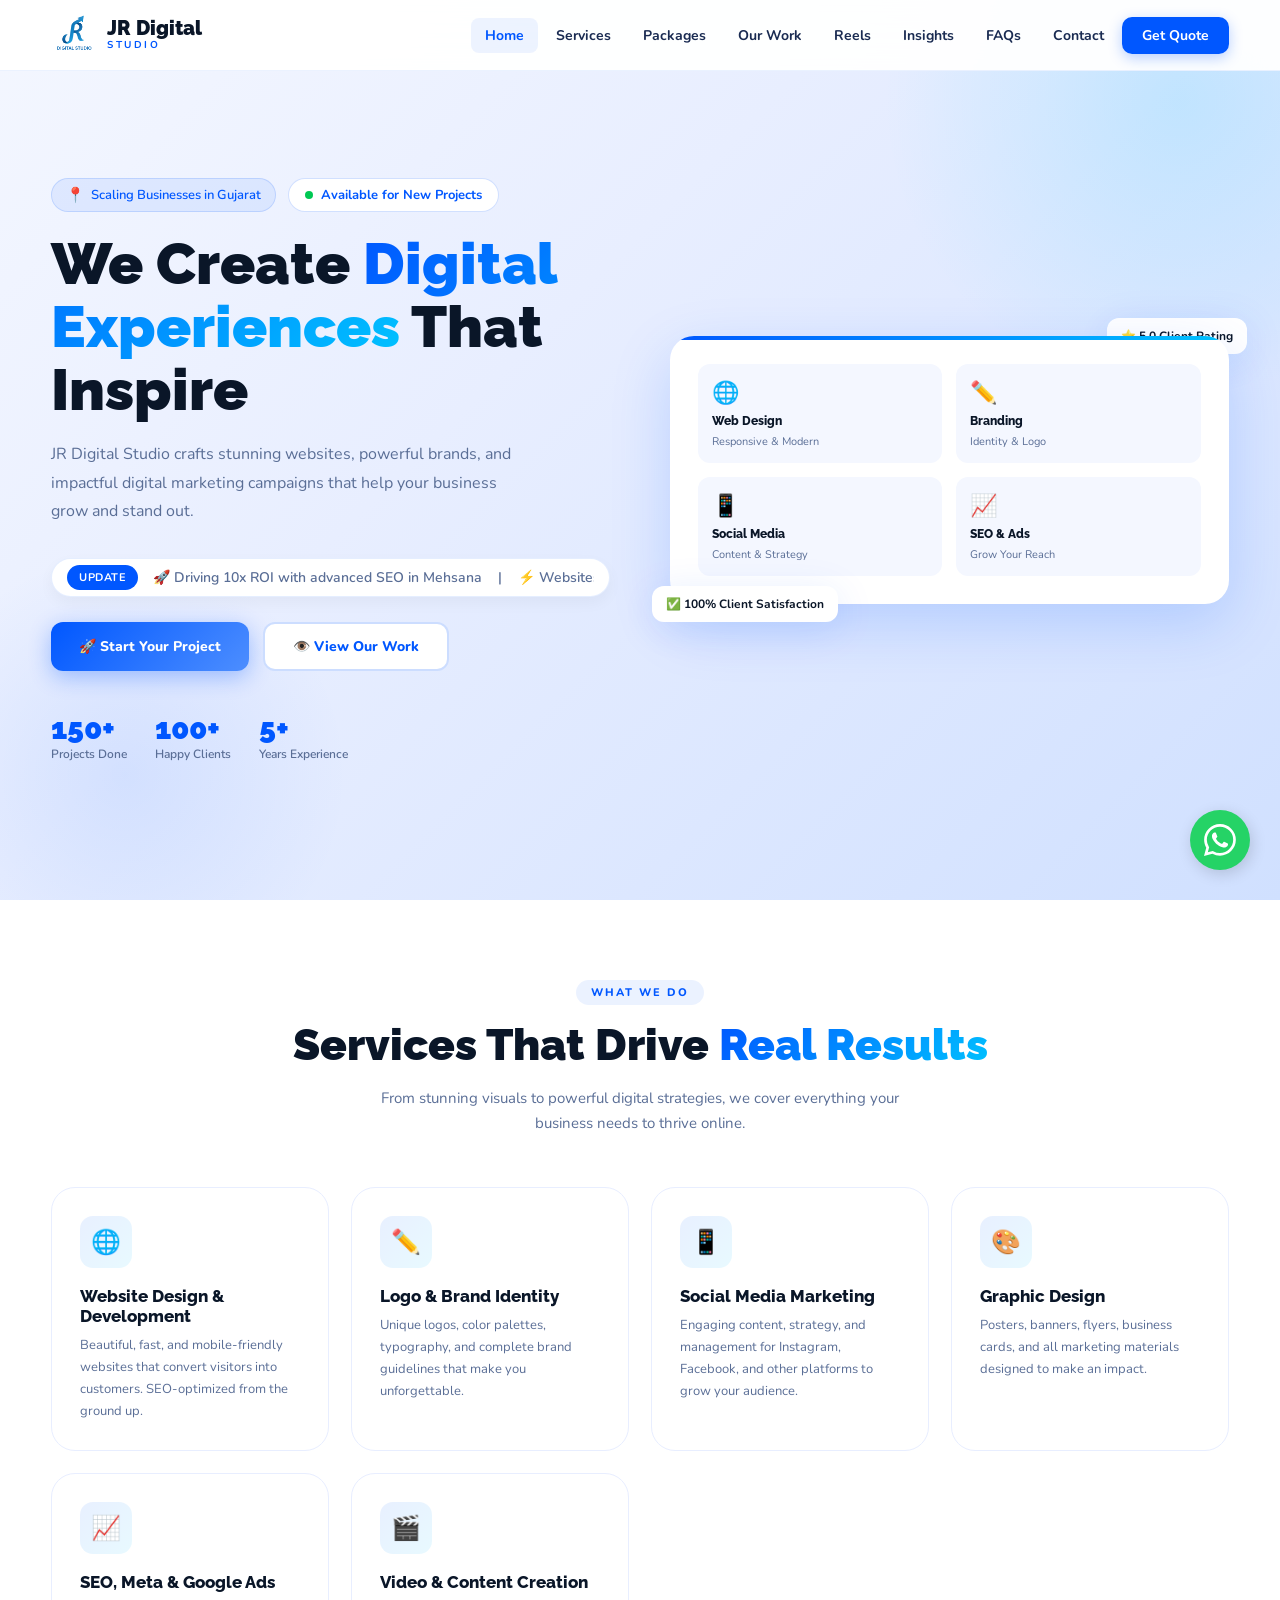
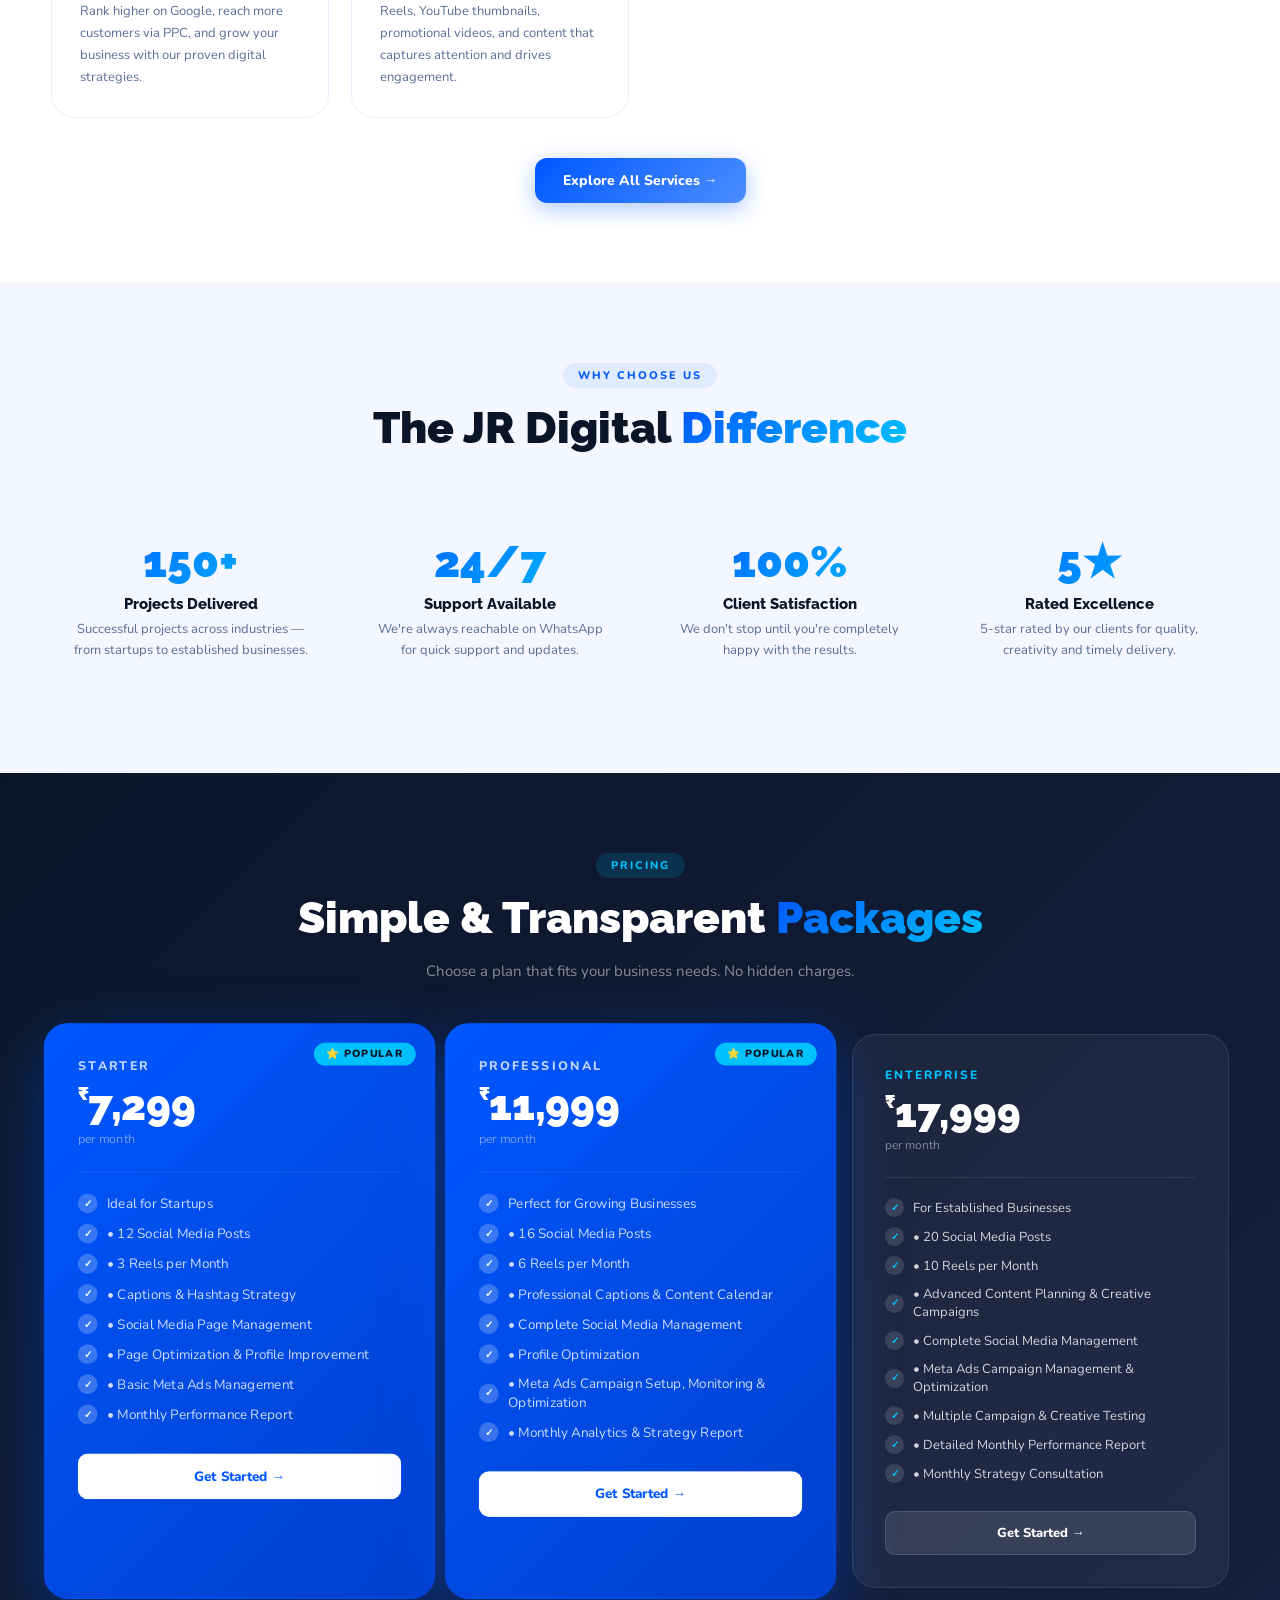
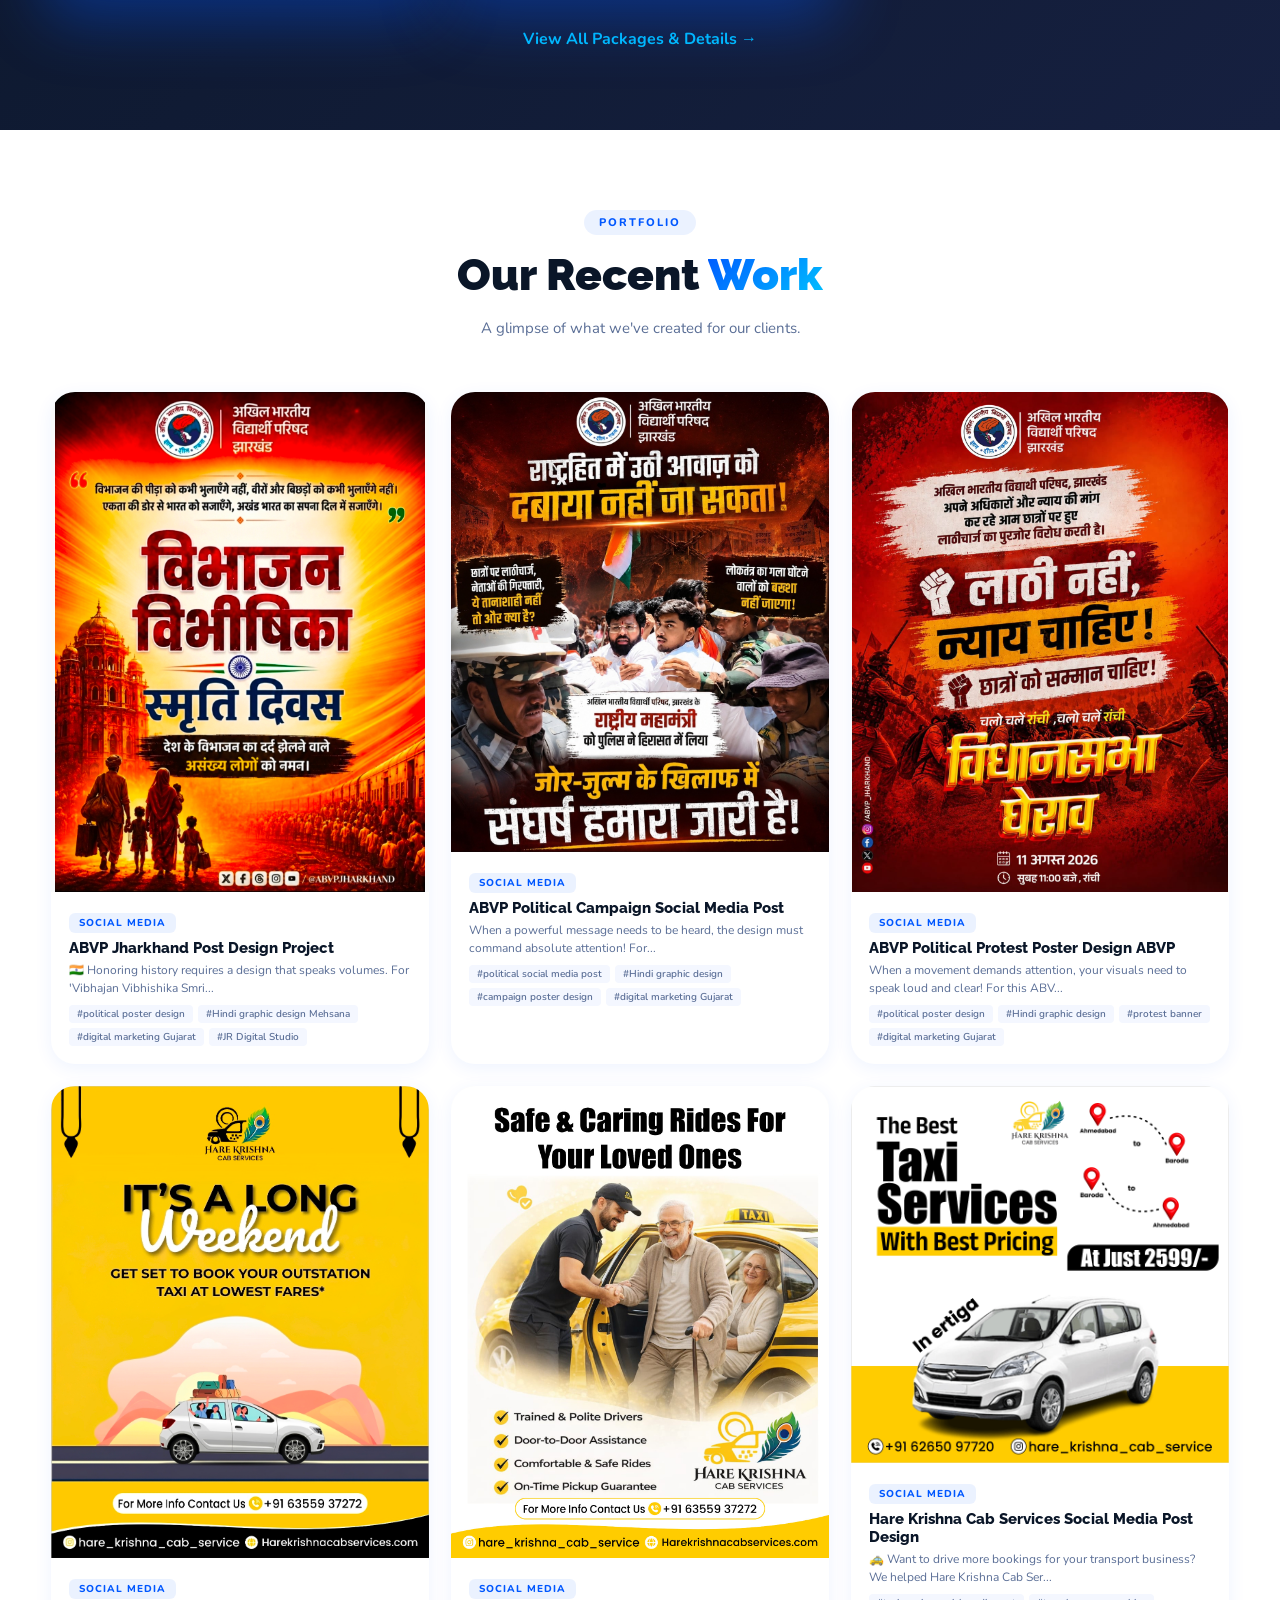
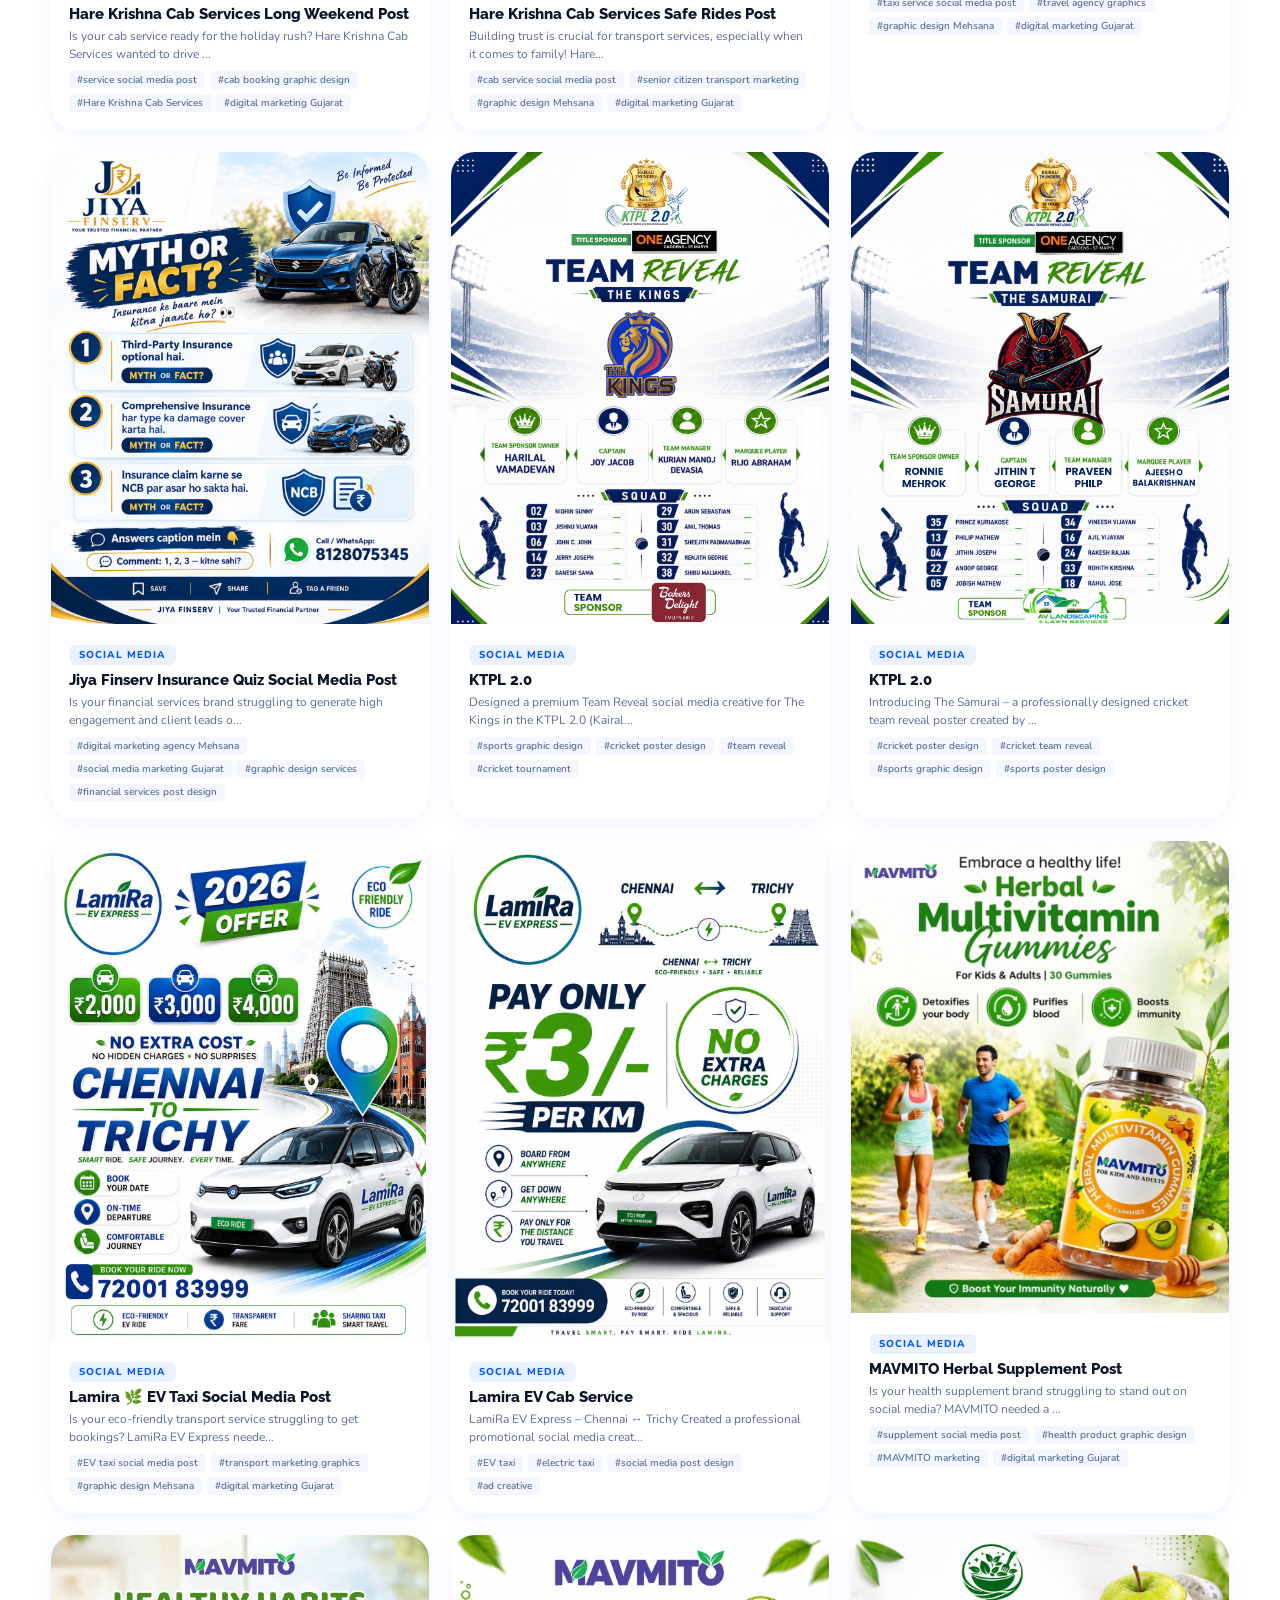
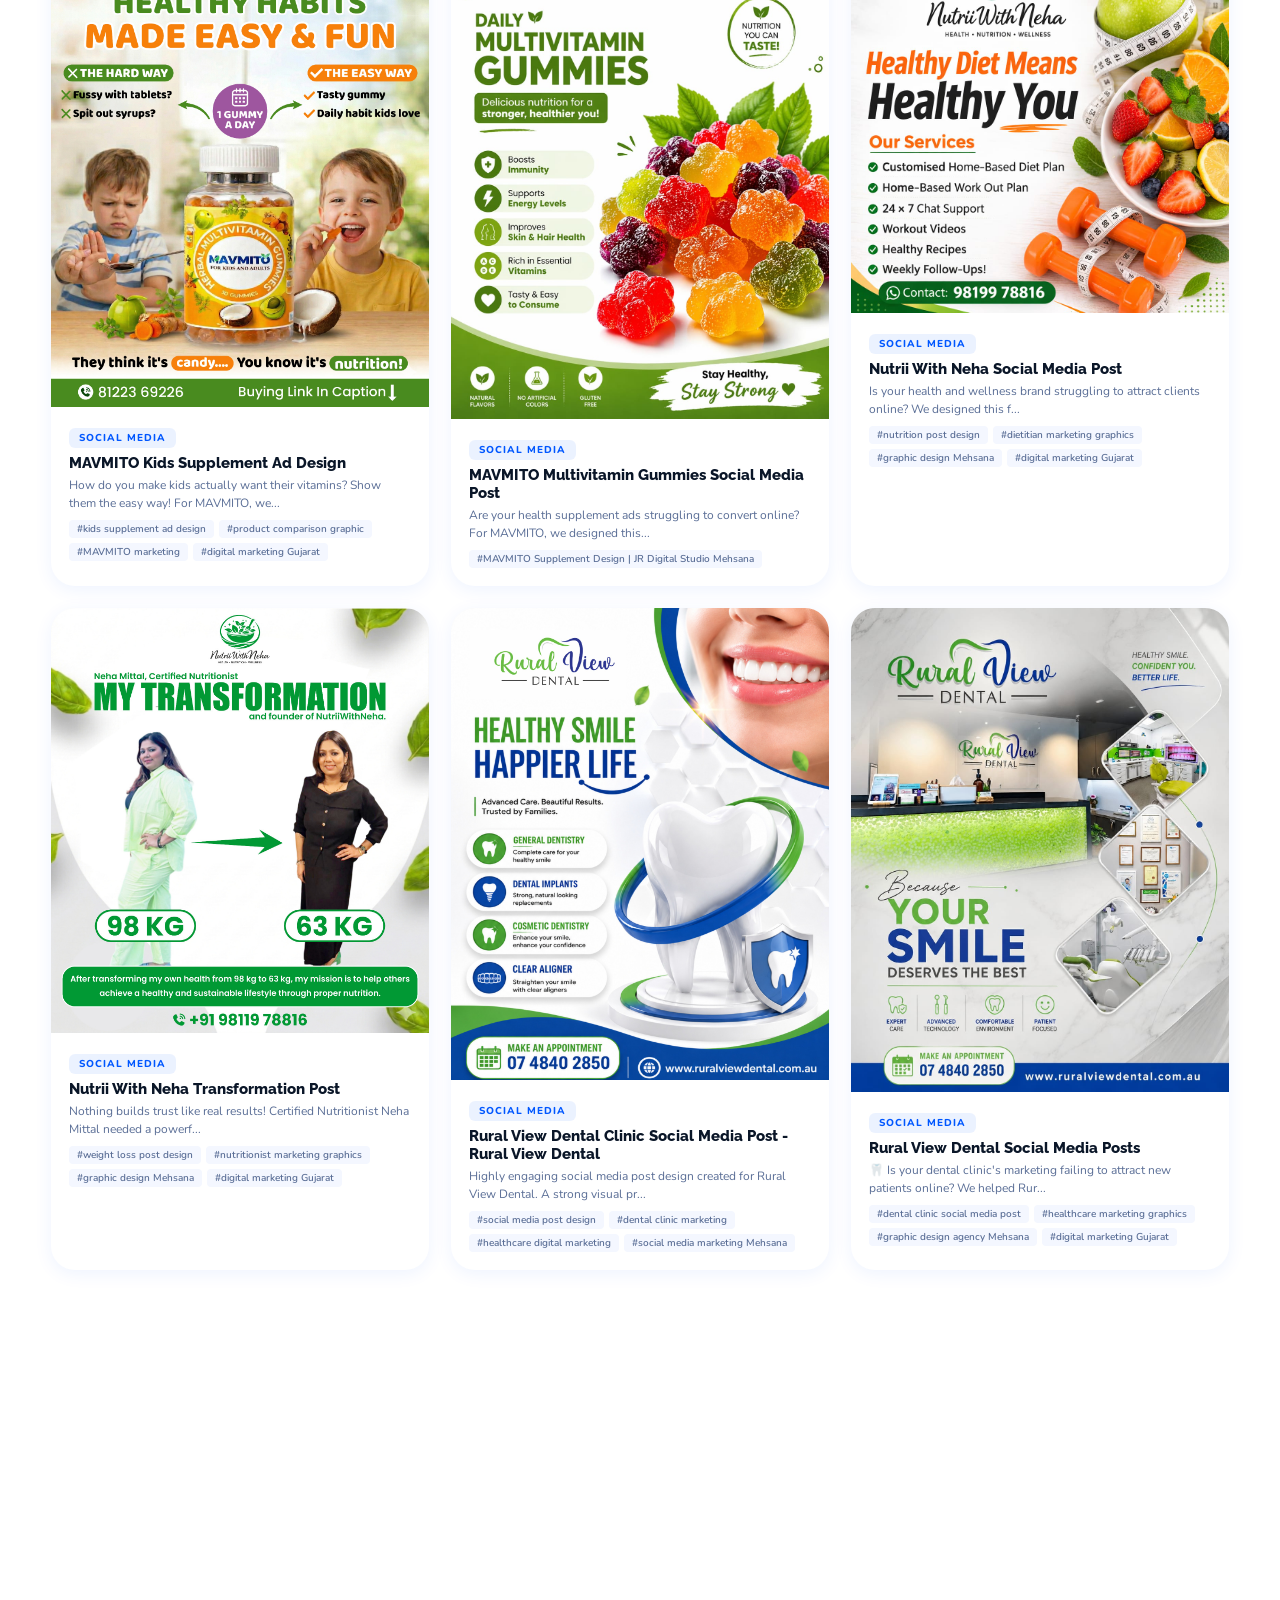
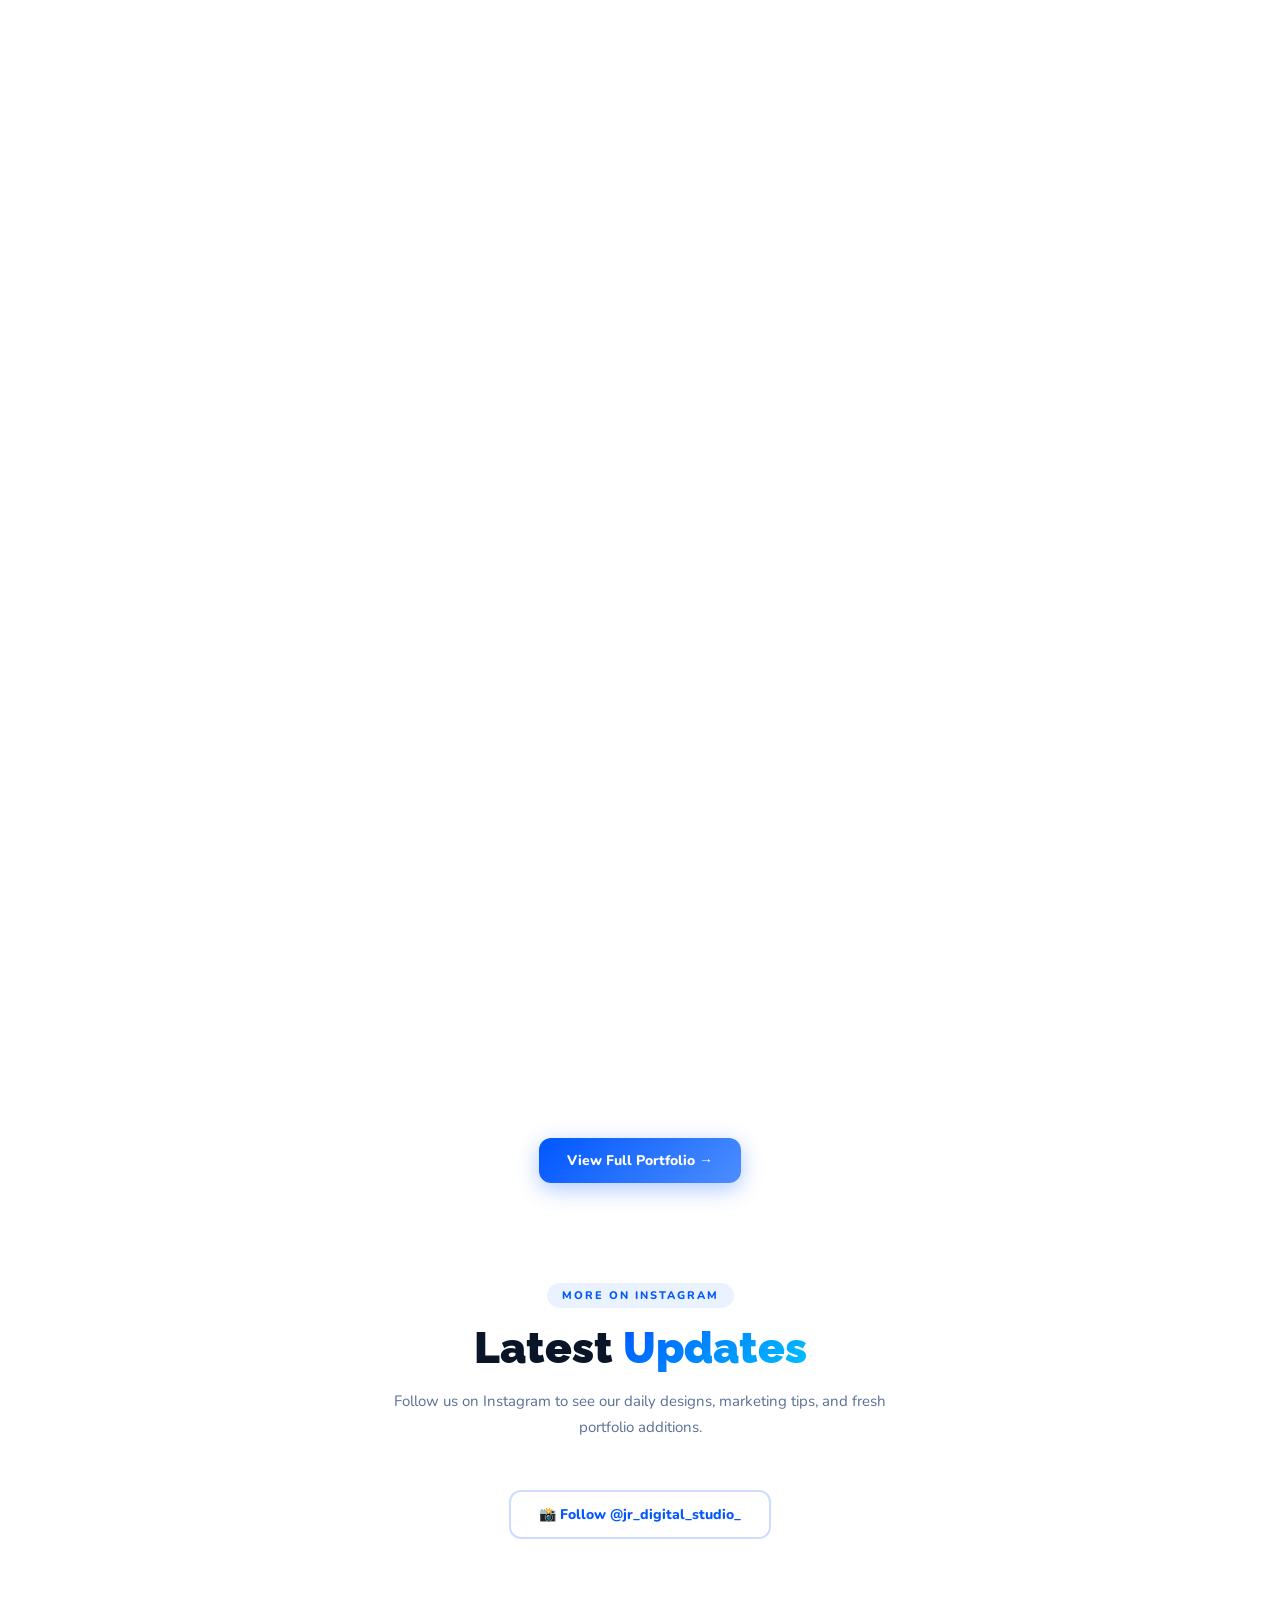
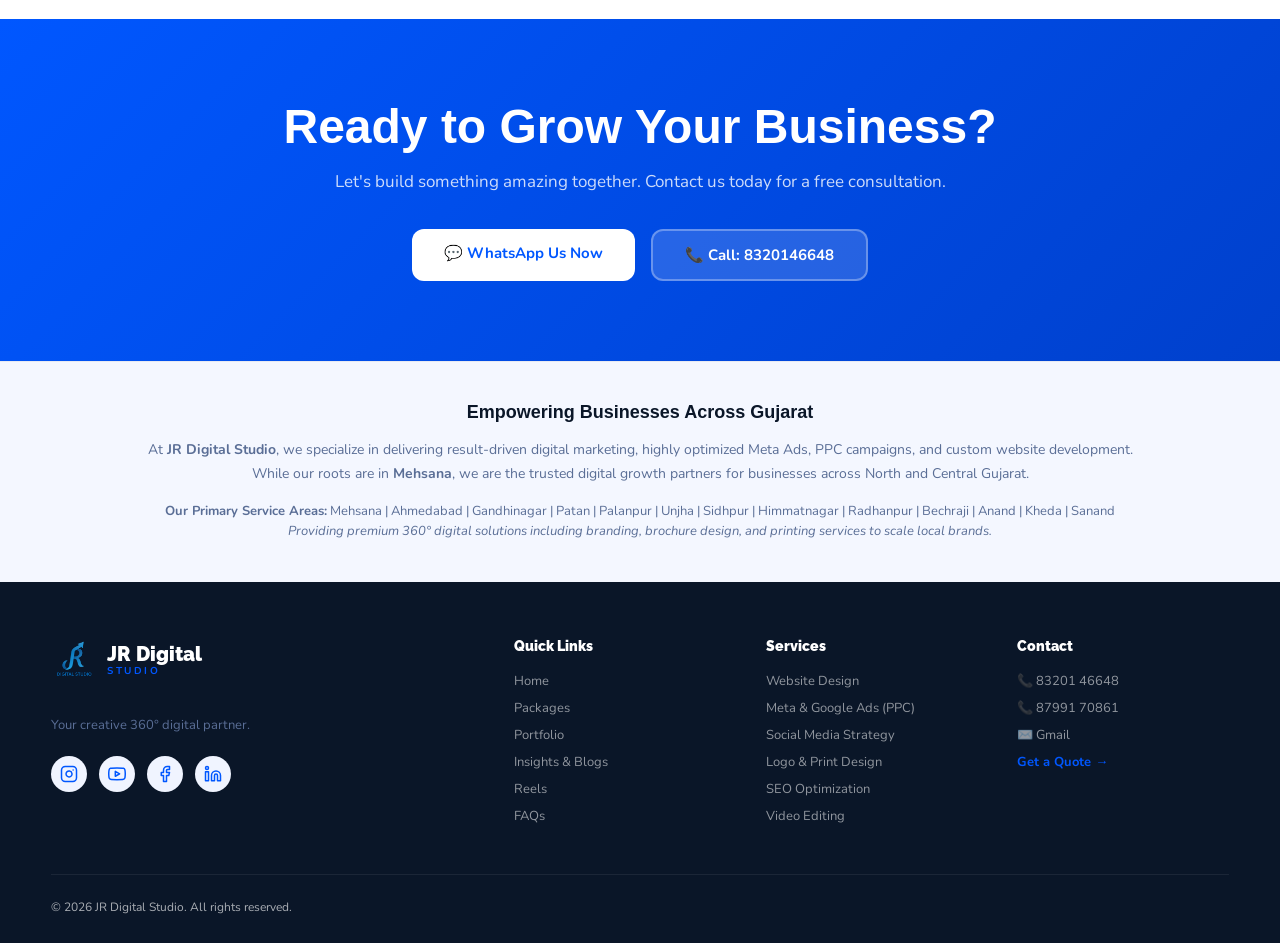
<file: index.html>
<!DOCTYPE html>
<html lang="en">
<head>
  <!-- Google Tag Manager -->
  <script>(function(w,d,s,l,i){w[l]=w[l]||[];w[l].push({'gtm.start':
  new Date().getTime(),event:'gtm.js'});var f=d.getElementsByTagName(s)[0],
  j=d.createElement(s),dl=l!='dataLayer'?'&l='+l:'';j.async=true;j.src=
  'https://www.googletagmanager.com/gtm.js?id='+i+dl;f.parentNode.insertBefore(j,f);
  })(window,document,'script','dataLayer','GTM-WV2Q2QFP');</script>
  <!-- End Google Tag Manager -->
  
  <!-- SEO Optimized Title & Description for North & Central Gujarat -->
  <title>JR Digital Studio | 360° Digital Marketing & Web Design Agency in Gujarat</title>
  <meta name="description" content="JR Digital Studio offers complete digital marketing, web design, SEO, Meta Ads, graphic design, and video editing services across Mehsana, Ahmedabad, and Gujarat.">
  <meta name="keywords" content="JR digital studio, digital marketing agency mehsana, website design ahmedabad, SEO services patan, social media marketing palanpur, brochure design unjha, printing services sidhpur, graphic design mehsana, branding agency north gujarat, online branding gandhinagar, Meta ads ahmedabad, Google ads mehsana, payperclick patan, PPC services palanpur, web development mehsana, logo design ahmedabad, digital marketing north gujarat, social media management gandhinagar, best SEO company mehsana, Meta ads expert palanpur, Google ads agency unjha, brochure printing sidhpur, corporate branding ahmedabad, online presence mehsana, performance marketing gujarat, video editing mehsana, whatsapp marketing ahmedabad">
  
  <link rel="manifest" href="manifest.json">
  
  <!-- Open Graph / Social Media Meta Tags -->
  <meta property="og:type" content="website">
  <meta property="og:url" content="https://www.jrdigitalstudios.com/">
  <meta property="og:title" content="JR Digital Studio | Top Digital Marketing & Web Design Agency">
  <meta property="og:description" content="Expert web design, SEO, Meta/Google Ads, social media marketing, branding, and printing services across Mehsana, Ahmedabad, and North Gujarat.">
  <meta property="og:image" content="https://www.jrdigitalstudios.com/jr.png">
  
  <!-- AI Organization Schema -->
  <script type="application/ld+json">
  {
    "@context": "https://schema.org",
    "@type": "Organization",
    "name": "JR Digital Studio",
    "url": "https://www.jrdigitalstudios.com/",
    "logo": "https://www.jrdigitalstudios.com/jr.png",
    "description": "Premium Digital Marketing, Web Development, and Graphic Design Agency in Mehsana, Gujarat.",
    "telephone": "+91-8320146648",
    "email": "jrdigitalstudio8@gmail.com",
    "address": {
      "@type": "PostalAddress",
      "addressLocality": "Mehsana",
      "addressRegion": "Gujarat",
      "addressCountry": "IN"
    },
    "sameAs": [
      "https://www.instagram.com/jr_digital_studio_",
      "https://www.linkedin.com/company/jr-digital-studio"
    ]
  }
  </script>

  <!-- Twitter Meta Tags -->
  <meta name="twitter:card" content="summary_large_image">
  <meta name="twitter:title" content="JR Digital Studio | Top Digital Marketing & Web Design Agency">
  <meta name="twitter:description" content="Expert web design, SEO, Meta/Google Ads, social media marketing, branding, and printing services across Mehsana, Ahmedabad, and North Gujarat.">
  <meta name="twitter:image" content="https://www.jrdigitalstudios.com/jr.png">
  
  <!-- Website Favicon / Google Search Logo -->
  <link rel="icon" type="image/png" href="jr.png">
  <link rel="apple-touch-icon" href="jr.png">
  <link rel="canonical" href="https://www.jrdigitalstudios.com/" />
  
  <script type="application/ld+json">
  {
    "@context": "https://schema.org",
    "@type": "ProfessionalService",
    "name": "JR Digital Studio",
    "image": "https://yourwebsite.com/logo.png",
    "@id": "https://yourwebsite.com",
    "url": "https://yourwebsite.com",
    "telephone": "+918320146648",
    "email": "jrdigitalstudio8@gmail.com",
    "address": {
      "@type": "PostalAddress",
      "addressLocality": "Mehsana",
      "addressRegion": "Gujarat",
      "addressCountry": "IN"
    },
    "geo": {
      "@type": "GeoCoordinates",
      "latitude": 23.5880,
      "longitude": 72.3693
    },
    "areaServed": [
      {
        "@type": "Country",
        "name": "India"
      },
      {
        "@type": "AdministrativeArea",
        "name": "Global"
      }
    ],
    "priceRange": "₹₹",
    "knowsAbout": [
      "Digital Marketing",
      "Social Media Marketing",
      "Meta Ads",
      "Google Ads",
      "Brochure Design",
      "Reels Editing",
      "Video Editing",
      "Graphic Design",
      "Content Creation",
      "Web Design",
      "SEO",
      "PPC"
    ],
    "hasOfferCatalog": {
      "@type": "OfferCatalog",
      "name": "Digital Marketing and Creative Services",
      "itemListElement": [
        {
          "@type": "Offer",
          "itemOffered": {
            "@type": "Service",
            "name": "Complete Digital Marketing & SEO"
          }
        },
        {
          "@type": "Offer",
          "itemOffered": {
            "@type": "Service",
            "name": "Website Design & Development"
          }
        },
        {
          "@type": "Offer",
          "itemOffered": {
            "@type": "Service",
            "name": "Meta Ads & Google Ads (PPC)"
          }
        },
        {
          "@type": "Offer",
          "itemOffered": {
            "@type": "Service",
            "name": "Graphic Design, Branding & Print"
          }
        },
        {
          "@type": "Offer",
          "itemOffered": {
            "@type": "Service",
            "name": "Social Media Management & Video Editing"
          }
        }
      ]
    },
    "sameAs": [
      "https://www.instagram.com/jr_digital_studio_"
    ]
  }
  </script>
  
  <!-- Google tag (gtag.js) -->
  <script async src="https://www.googletagmanager.com/gtag/js?id=G-WJWTW6DXVD"></script>
  <script>
    window.dataLayer = window.dataLayer || [];
    function gtag(){dataLayer.push(arguments);}
    gtag('js', new Date());
    gtag('config', 'G-WJWTW6DXVD');
  </script>
  
  <meta charset="UTF-8">
  <meta name="viewport" content="width=device-width, initial-scale=1.0">
  <meta name="author" content="JR Digital Studio">
  <meta name="robots" content="index, follow">
  <link rel="stylesheet" href="style.css">
  
  <!-- CSS for Interactive Elements & 100% Mobile Responsive Fix -->
  <style>
    /* Float animation for hero badges */
    @keyframes float {
        0% { transform: translateY(0px); }
        50% { transform: translateY(-8px); }
        100% { transform: translateY(0px); }
    }
    .floating-badge {
        animation: float 4s ease-in-out infinite;
    }
    .fb-2 {
        animation-delay: 1.5s;
    }
    
    /* Interactive Hover for Cards */
    .service-card, .why-card {
        transition: transform 0.3s ease, box-shadow 0.3s ease;
    }
    .service-card:hover, .why-card:hover {
        transform: translateY(-8px);
        box-shadow: 0 15px 30px rgba(0, 87, 255, 0.1);
    }

    /* Hero Badges Layout Fix */
    .hero-badges-wrapper {
        display: flex;
        flex-wrap: wrap;
        align-items: center;
        gap: 12px;
        margin-bottom: 20px;
    }
    .local-badge-new {
        padding: 6px 14px;
        background: rgba(0,87,255,0.08);
        color: var(--primary, #0057ff);
        border-radius: 50px;
        font-size: 13px;
        font-weight: 600;
        border: 1px solid rgba(0,87,255,0.15);
        display: inline-flex;
        align-items: center;
        gap: 6px;
    }
    
    /* Bulletproof Premium Ticker (Seamless Zero Gap Loop) */
    .news-ticker-container {
        margin: 25px 0;
        width: 100%;
        max-width: 100%;
        display: flex;
        align-items: center;
        background: #ffffff;
        border-radius: 50px;
        padding: 6px 15px;
        box-shadow: 0 6px 15px rgba(0,0,0,0.04);
        border: 1px solid rgba(0,87,255,0.1);
        box-sizing: border-box;
    }
    .ticker-tag {
        background: var(--primary, #0057ff);
        color: #fff;
        padding: 5px 12px;
        border-radius: 50px;
        font-size: 11px;
        font-weight: 700;
        letter-spacing: 0.5px;
        white-space: nowrap;
        margin-right: 15px;
        text-transform: uppercase;
        flex-shrink: 0;
        z-index: 2;
    }
    .ticker-text-wrapper {
        overflow: hidden;
        flex: 1;
        min-width: 0;
        display: flex;
    }
    .ticker-text {
        display: flex;
        white-space: nowrap;
        /* Speed yahan set ki hai (30s) ekdum perfect reading speed */
        animation: scroll-left 30s linear infinite; 
    }
    .ticker-text span {
        flex-shrink: 0;
        font-size: 14px;
        color: var(--text-light, #555);
        font-weight: 600;
    }
    @keyframes scroll-left {
        0% { transform: translateX(0); }
        /* 50% shift hote hi loop reset hoga (Koi blank space nahi) */
        100% { transform: translateX(-50%); } 
    }

    /* Mobile Responsiveness for Ticker & Badges */
    @media (max-width: 768px) {
        .news-ticker-container {
            padding: 5px 10px;
            margin: 20px 0;
        }
        .ticker-tag {
            font-size: 10px;
            padding: 4px 10px;
            margin-right: 10px;
        }
        .ticker-text span {
            font-size: 13px;
        }
        .local-badge-new {
            font-size: 12px;
            padding: 5px 12px;
        }
    }
  </style>
</head>
<body>
<!-- Google Tag Manager (noscript) -->
<noscript><iframe src="https://www.googletagmanager.com/ns.html?id=GTM-WV2Q2QFP"
height="0" width="0" style="display:none;visibility:hidden"></iframe></noscript>
<!-- End Google Tag Manager (noscript) -->

<!-- NAVBAR -->
<nav class="navbar">
  <div class="nav-inner">
    <a href="index.html" class="nav-logo">
      <img src="jr.png" alt="JR Digital Studio Logo" class="logo-img">
      <div><div class="logo-text">JR Digital</div><div class="logo-sub">Studio</div></div>
    </a>
    <ul class="nav-links">
      <li><a href="index.html">Home</a></li>
      <li><a href="services.html">Services</a></li>
      <li><a href="packages.html">Packages</a></li>
      <li><a href="our-work.html">Our Work</a></li>
      <li><a href="reels.html">Reels</a></li>
      <li><a href="insights.html">Insights</a></li>
      <li><a href="faq.html">FAQs</a></li>
      <li><a href="contact.html">Contact</a></li>
      <li><a href="contact.html" class="nav-cta">Get Quote</a></li>
    </ul>
    <button class="hamburger" aria-label="Toggle menu"><span></span><span></span><span></span></button>
  </div>
</nav>

<!-- HERO -->
<main>
<section class="hero" aria-label="Hero section">
  <div class="hero-inner">
    <div class="hero-content">
      
      <div class="hero-badges-wrapper">
        <div class="local-badge-new">
          <span style="font-size:15px;">📍</span> Scaling Businesses in Gujarat
        </div>
        <div class="hero-badge" style="margin-bottom: 0;">
          <span class="dot"></span>
          Available for New Projects
        </div>
      </div>
      
      <h1>We Create <span>Digital Experiences</span> That Inspire</h1>
      <p>JR Digital Studio crafts stunning websites, powerful brands, and impactful digital marketing campaigns that help your business grow and stand out.</p>
      
      <!-- FIXED: Seamless Zero-Gap Ticker -->
      <div class="news-ticker-container">
        <div class="ticker-tag">Update</div>
        <div class="ticker-text-wrapper">
          <div class="ticker-text">
            <!-- Yeh Dono <span> ek dam same hone zaroori hain seamless loop ke liye -->
            <span>🚀 Driving 10x ROI with advanced SEO in Mehsana &nbsp;&nbsp;&nbsp;|&nbsp;&nbsp;&nbsp; ⚡ Websites optimized for 99/100 speed &nbsp;&nbsp;&nbsp;|&nbsp;&nbsp;&nbsp; 🔥 Launching high-conversion Meta Ads for top brands &nbsp;&nbsp;&nbsp;|&nbsp;&nbsp;&nbsp; </span>
            <span>🚀 Driving 10x ROI with advanced SEO in Mehsana &nbsp;&nbsp;&nbsp;|&nbsp;&nbsp;&nbsp; ⚡ Websites optimized for 99/100 speed &nbsp;&nbsp;&nbsp;|&nbsp;&nbsp;&nbsp; 🔥 Launching high-conversion Meta Ads for top brands &nbsp;&nbsp;&nbsp;|&nbsp;&nbsp;&nbsp; </span>
          </div>
        </div>
      </div>

      <div class="hero-btns">
        <a href="contact.html" class="btn-primary">
          🚀 Start Your Project
        </a>
        <a href="our-work.html" class="btn-secondary">
          👁️ View Our Work
        </a>
      </div>
      <div class="hero-stats">
        <div class="stat">
          <div class="stat-num" data-target="150">0+</div>
          <div class="stat-label">Projects Done</div>
        </div>
        <div class="stat">
          <div class="stat-num" data-target="100">0+</div>
          <div class="stat-label">Happy Clients</div>
        </div>
        <div class="stat">
          <div class="stat-num" data-target="5">0+</div>
          <div class="stat-label">Years Experience</div>
        </div>
      </div>
    </div>
    
    <div class="hero-visual">
      <div class="floating-badge fb-1">
        ⭐ 5.0 Client Rating
      </div>
      <div class="hero-card">
        <div class="services-grid">
          <div class="service-chip">
            <div class="chip-icon">🌐</div>
            <div class="chip-name">Web Design</div>
            <div class="chip-desc">Responsive & Modern</div>
          </div>
          <div class="service-chip">
            <div class="chip-icon">✏️</div>
            <div class="chip-name">Branding</div>
            <div class="chip-desc">Identity & Logo</div>
          </div>
          <div class="service-chip">
            <div class="chip-icon">📱</div>
            <div class="chip-name">Social Media</div>
            <div class="chip-desc">Content & Strategy</div>
          </div>
          <div class="service-chip">
            <div class="chip-icon">📈</div>
            <div class="chip-name">SEO & Ads</div>
            <div class="chip-desc">Grow Your Reach</div>
          </div>
        </div>
      </div>
      <div class="floating-badge fb-2">
        ✅ 100% Client Satisfaction
      </div>
    </div>
  </div>
</section>

<!-- SERVICES PREVIEW -->
<section class="section" aria-label="Services overview">
  <div class="section-inner">
    <div class="section-header text-center">
      <span class="section-tag">What We Do</span>
      <h2 class="section-title">Services That Drive <span>Real Results</span></h2>
      <p class="section-sub">From stunning visuals to powerful digital strategies, we cover everything your business needs to thrive online.</p>
    </div>
    <div class="services-list">
      <div class="service-card reveal">
        <div class="service-icon">🌐</div>
        <h3>Website Design & Development</h3>
        <p>Beautiful, fast, and mobile-friendly websites that convert visitors into customers. SEO-optimized from the ground up.</p>
      </div>
      <div class="service-card reveal">
        <div class="service-icon">✏️</div>
        <h3>Logo & Brand Identity</h3>
        <p>Unique logos, color palettes, typography, and complete brand guidelines that make you unforgettable.</p>
      </div>
      <div class="service-card reveal">
        <div class="service-icon">📱</div>
        <h3>Social Media Marketing</h3>
        <p>Engaging content, strategy, and management for Instagram, Facebook, and other platforms to grow your audience.</p>
      </div>
      <div class="service-card reveal">
        <div class="service-icon">🎨</div>
        <h3>Graphic Design</h3>
        <p>Posters, banners, flyers, business cards, and all marketing materials designed to make an impact.</p>
      </div>
      <div class="service-card reveal">
        <div class="service-icon">📈</div>
        <h3>SEO, Meta & Google Ads</h3>
        <p>Rank higher on Google, reach more customers via PPC, and grow your business with our proven digital strategies.</p>
      </div>
      <div class="service-card reveal">
        <div class="service-icon">🎬</div>
        <h3>Video & Content Creation</h3>
        <p>Reels, YouTube thumbnails, promotional videos, and content that captures attention and drives engagement.</p>
      </div>
    </div>
    <div style="text-align:center;margin-top:40px">
      <a href="services.html" class="btn-primary">Explore All Services →</a>
    </div>
  </div>
</section>

<!-- WHY US -->
<section class="section" style="background:var(--off-white)" aria-label="Why choose us">
  <div class="section-inner">
    <div class="section-header text-center">
      <span class="section-tag">Why Choose Us</span>
      <h2 class="section-title">The JR Digital <span>Difference</span></h2>
    </div>
    <div class="why-grid">
      <div class="why-card reveal">
        <div class="why-num">150+</div>
        <h4>Projects Delivered</h4>
        <p>Successful projects across industries — from startups to established businesses.</p>
      </div>
      <div class="why-card reveal">
        <div class="why-num">24/7</div>
        <h4>Support Available</h4>
        <p>We're always reachable on WhatsApp for quick support and updates.</p>
      </div>
      <div class="why-card reveal">
        <div class="why-num">100%</div>
        <h4>Client Satisfaction</h4>
        <p>We don't stop until you're completely happy with the results.</p>
      </div>
      <div class="why-card reveal">
        <div class="why-num">5★</div>
        <h4>Rated Excellence</h4>
        <p>5-star rated by our clients for quality, creativity and timely delivery.</p>
      </div>
    </div>
  </div>
</section>

<!-- PACKAGES PREVIEW -->
<section class="section bg-dark-section" aria-label="Pricing packages">
  <div class="section-inner">
    <div class="section-header text-center">
      <span class="section-tag">Pricing</span>
      <h2 class="section-title">Simple & Transparent <span>Packages</span></h2>
      <p class="section-sub" style="color:rgba(255,255,255,0.5)">Choose a plan that fits your business needs. No hidden charges.</p>
    </div>
    <div class="packages-grid">
      <!-- Loaded by JS from works-data.json or localStorage -->
    </div>
    <div style="text-align:center;margin-top:40px">
      <a href="packages.html" style="color:var(--accent);text-decoration:none;font-weight:700">View All Packages & Details →</a>
    </div>
  </div>
</section>

<!-- WORK PREVIEW -->
<section class="section" aria-label="Our work portfolio">
  <div class="section-inner">
    <div class="section-header text-center">
      <span class="section-tag">Portfolio</span>
      <h2 class="section-title">Our Recent <span>Work</span></h2>
      <p class="section-sub">A glimpse of what we've created for our clients.</p>
    </div>
    <div class="work-grid">
      <!-- Loaded by JS -->
    </div>
    <div style="text-align:center;margin-top:48px">
      <a href="our-work.html" class="btn-primary">View Full Portfolio →</a>
    </div>
  </div>
</section>

<!-- INSTAGRAM FEED (SOCIAL WALL) -->
<section class="section" style="background:var(--white); padding-top: 20px;" aria-label="Instagram Feed">
  <div class="section-inner">
    <div class="section-header text-center">
      <span class="section-tag">More on Instagram</span>
      <h2 class="section-title">Latest <span>Updates</span></h2>
      <p class="section-sub">Follow us on Instagram to see our daily designs, marketing tips, and fresh portfolio additions.</p>
    </div>
    
    <!-- Elfsight Widget Code -->
    <script src="https://elfsightcdn.com/platform.js" async></script>
    <div class="elfsight-app-ff73f854-9e10-40dd-a9bf-4dd1c7147785" data-elfsight-app-lazy></div>
    
    <div style="text-align:center;margin-top:40px">
      <a href="https://www.instagram.com/jr_digital_studio_" target="_blank" class="btn-secondary">
        📸 Follow @jr_digital_studio_
      </a>
    </div>
  </div>
</section>

<!-- CTA -->
<section class="section" style="background:linear-gradient(135deg,var(--primary),var(--primary-dark))" aria-label="Call to action">
  <div class="section-inner text-center">
    <h2 style="font-family:'Syne',sans-serif;font-size:clamp(28px,4vw,48px);font-weight:800;color:white;margin-bottom:16px">Ready to Grow Your Business?</h2>
    <p style="color:rgba(255,255,255,0.8);font-size:17px;margin-bottom:36px">Let's build something amazing together. Contact us today for a free consultation.</p>
    <div style="display:flex;gap:16px;justify-content:center;flex-wrap:wrap">
      <a href="https://wa.me/918320146648?text=Hi!%20I%20want%20to%20discuss%20a%20project%20with%20JR%20Digital%20Studio" target="_blank" rel="noopener noreferrer"
         style="background:white;color:var(--primary);padding:14px 32px;border-radius:12px;text-decoration:none;font-weight:700;font-size:15px">
        💬 WhatsApp Us Now
      </a>
      <a href="tel:+918320146648"
         style="background:rgba(255,255,255,0.15);color:white;padding:14px 32px;border-radius:12px;text-decoration:none;font-weight:700;font-size:15px;border:2px solid rgba(255,255,255,0.3)">
        📞 Call: 8320146648
      </a>
    </div>
  </div>
</section>

<!-- SEO Content Section -->
<section class="seo-section" style="background: var(--off-white); padding: 40px 20px; border-top: 1px solid rgba(0,0,0,0.05);">
  <div style="max-width: 1000px; margin: 0 auto; text-align: center;">
    <h3 style="font-size: 18px; color: var(--dark); margin-bottom: 15px; font-family: 'Syne', sans-serif;">Empowering Businesses Across Gujarat</h3>
    <p style="font-size: 14px; color: var(--text-light); line-height: 1.7; margin-bottom: 15px;">
      At <strong>JR Digital Studio</strong>, we specialize in delivering result-driven digital marketing, highly optimized Meta Ads, PPC campaigns, and custom website development. While our roots are in <strong>Mehsana</strong>, we are the trusted digital growth partners for businesses across North and Central Gujarat.
    </p>
    <p style="font-size: 13px; color: var(--text-light); line-height: 1.6; margin-bottom: 0;">
      <strong>Our Primary Service Areas:</strong> Mehsana | Ahmedabad | Gandhinagar | Patan | Palanpur | Unjha | Sidhpur | Himmatnagar | Radhanpur | Bechraji | Anand | Kheda | Sanand <br>
      <em>Providing premium 360° digital solutions including branding, brochure design, and printing services to scale local brands.</em>
    </p>
  </div>
</section>

</main>

<!-- FOOTER -->
<footer>
  <div class="footer-inner">
    <div class="footer-top">
      <div class="footer-brand">
        <a href="index.html" class="nav-logo" style="margin-bottom:16px;display:inline-flex">
          <img src="jr.png" alt="JR Digital Studio Logo" class="logo-img">
          <div><div class="logo-text">JR Digital</div><div class="logo-sub">Studio</div></div>
        </a>
        <p style="color:var(--text-light); margin-bottom: 20px;">Your creative 360° digital partner.</p>
        
        <div style="display:flex; gap:12px; margin-top:10px;">
          <a href="https://www.instagram.com/jr_digital_studio_" target="_blank" rel="noopener noreferrer" style="display:flex; align-items:center; justify-content:center; width:36px; height:36px; background:#f0f4ff; color:var(--primary); border-radius:50%; text-decoration:none; transition:all 0.3s ease; font-size:18px;" onmouseover="this.style.background='var(--primary)'; this.style.color='white';" onmouseout="this.style.background='#f0f4ff'; this.style.color='var(--primary)';">
            <svg xmlns="http://www.w3.org/2000/svg" width="18" height="18" viewBox="0 0 24 24" fill="none" stroke="currentColor" stroke-width="2" stroke-linecap="round" stroke-linejoin="round"><rect x="2" y="2" width="20" height="20" rx="5" ry="5"></rect><path d="M16 11.37A4 4 0 1 1 12.63 8 4 4 0 0 1 16 11.37z"></path><line x1="17.5" y1="6.5" x2="17.51" y2="6.5"></line></svg>
          </a>
          <a href="#" target="_blank" rel="noopener noreferrer" style="display:flex; align-items:center; justify-content:center; width:36px; height:36px; background:#f0f4ff; color:var(--primary); border-radius:50%; text-decoration:none; transition:all 0.3s ease; font-size:18px;" onmouseover="this.style.background='#FF0000'; this.style.color='white';" onmouseout="this.style.background='#f0f4ff'; this.style.color='var(--primary)';">
            <svg xmlns="http://www.w3.org/2000/svg" width="18" height="18" viewBox="0 0 24 24" fill="none" stroke="currentColor" stroke-width="2" stroke-linecap="round" stroke-linejoin="round"><path d="M22.54 6.42a2.78 2.78 0 0 0-1.94-2C18.88 4 12 4 12 4s-6.88 0-8.6.46a2.78 2.78 0 0 0-1.94 2A29 29 0 0 0 1 11.75a29 29 0 0 0 .46 5.33 2.78 2.78 0 0 0 1.94 2c1.72.46 8.6.46 8.6.46s6.88 0 8.6-.46a2.78 2.78 0 0 0 1.94-2 29 29 0 0 0 .46-5.33 29 29 0 0 0-.46-5.33z"></path><polygon points="9.75 15.02 15.5 11.75 9.75 8.48 9.75 15.02"></polygon></svg>
          </a>
          <a href="#" target="_blank" rel="noopener noreferrer" style="display:flex; align-items:center; justify-content:center; width:36px; height:36px; background:#f0f4ff; color:var(--primary); border-radius:50%; text-decoration:none; transition:all 0.3s ease; font-size:18px;" onmouseover="this.style.background='#1877F2'; this.style.color='white';" onmouseout="this.style.background='#f0f4ff'; this.style.color='var(--primary)';">
            <svg xmlns="http://www.w3.org/2000/svg" width="18" height="18" viewBox="0 0 24 24" fill="none" stroke="currentColor" stroke-width="2" stroke-linecap="round" stroke-linejoin="round"><path d="M18 2h-3a5 5 0 0 0-5 5v3H7v4h3v8h4v-8h3l1-4h-4V7a1 1 0 0 1 1-1h3z"></path></svg>
          </a>
          <a href="https://www.linkedin.com/company/jr-digital-studio" target="_blank" rel="noopener noreferrer" style="display:flex; align-items:center; justify-content:center; width:36px; height:36px; background:#f0f4ff; color:var(--primary); border-radius:50%; text-decoration:none; transition:all 0.3s ease; font-size:18px;" onmouseover="this.style.background='#0077b5'; this.style.color='white';" onmouseout="this.style.background='#f0f4ff'; this.style.color='var(--primary)';">
             <svg xmlns="http://www.w3.org/2000/svg" width="18" height="18" viewBox="0 0 24 24" fill="none" stroke="currentColor" stroke-width="2" stroke-linecap="round" stroke-linejoin="round"><path d="M16 8a6 6 0 0 1 6 6v7h-4v-7a2 2 0 0 0-2-2 2 2 0 0 0-2 2v7h-4v-7a6 6 0 0 1 6-6z"></path><rect x="2" y="9" width="4" height="12"></rect><circle cx="4" cy="4" r="2"></circle></svg>
          </a>
        </div>
      </div>
      
      <div class="footer-col">
        <h5>Quick Links</h5>
        <a href="index.html">Home</a>
        <a href="packages.html">Packages</a>
        <a href="our-work.html">Portfolio</a>
        <a href="insights.html">Insights & Blogs</a>
        <a href="reels.html">Reels</a>
        <a href="faq.html">FAQs</a>
      </div>
      
      <div class="footer-col">
        <h5>Services</h5>
        <a href="services.html">Website Design</a>
        <a href="services.html">Meta & Google Ads (PPC)</a>
        <a href="services.html">Social Media Strategy</a>
        <a href="services.html">Logo & Print Design</a>
        <a href="services.html">SEO Optimization</a>
        <a href="services.html">Video Editing</a>
      </div>
      
      <div class="footer-col">
        <h5>Contact</h5>
        <a href="tel:+918320146648" style="display:flex; align-items:center; gap:8px;">📞 83201 46648</a>
        <a href="tel:+918799170861" style="display:flex; align-items:center; gap:8px;">📞 87991 70861</a>
        <a href="mailto:jrdigitalstudio8@gmail.com" style="display:flex; align-items:center; gap:8px;">✉️ Gmail</a>
        <a href="contact.html" style="color:var(--primary); font-weight:700; margin-top: 8px;">Get a Quote →</a>
      </div>
    </div>
    
    <div class="footer-bottom">
      <span>© 2026 JR Digital Studio. All rights reserved.</span>
    </div>
  </div>
</footer>

<!-- Floating WhatsApp Button -->
<a href="https://wa.me/918320146648?text=Hello%20JR%20Digital%20Studio,%20I%20want%20to%20grow%20my%20business!" target="_blank" style="position:fixed; width:60px; height:60px; bottom:30px; right:30px; background-color:#25d366; color:#FFF; border-radius:50px; text-align:center; font-size:30px; box-shadow: 2px 4px 15px rgba(0,0,0,0.15); z-index:100; display:flex; justify-content:center; align-items:center; transition: transform 0.3s ease;" onmouseover="this.style.transform='scale(1.1)'" onmouseout="this.style.transform='scale(1)'">
  <svg xmlns="http://www.w3.org/2000/svg" width="32" height="32" fill="currentColor" viewBox="0 0 16 16">
    <path d="M13.601 2.326A7.85 7.85 0 0 0 7.994 0C3.627 0 .068 3.558.064 7.926c0 1.399.366 2.76 1.057 3.965L0 16l4.204-1.102a7.9 7.9 0 0 0 3.79.965h.004c4.368 0 7.926-3.558 7.93-7.93A7.9 7.9 0 0 0 13.6 2.326zM7.994 14.521a6.6 6.6 0 0 1-3.356-.92l-.24-.144-2.49.652.666-2.433-.156-.251a6.56 6.56 0 0 1-1.007-3.505c0-3.626 2.957-6.584 6.591-6.584a6.56 6.56 0 0 1 4.66 1.931 6.56 6.56 0 0 1 1.928 4.66c-.004 3.639-2.961 6.592-6.592 6.592m3.615-4.934c-.197-.099-1.17-.578-1.353-.646-.182-.065-.315-.099-.445.099-.133.197-.513.646-.627.775-.114.133-.232.148-.43.05-.197-.1-.836-.308-1.592-.985-.59-.525-.985-1.175-1.103-1.372-.114-.198-.011-.304.088-.403.087-.088.197-.232.296-.346.1-.114.133-.198.198-.33.065-.134.034-.248-.015-.347-.05-.099-.445-1.076-.612-1.47-.16-.389-.323-.335-.445-.34-.114-.007-.247-.007-.38-.007a.73.73 0 0 0-.529.247c-.182.198-.691.677-.691 1.654s.71 1.916.81 2.049c.098.133 1.394 2.132 3.383 2.992.47.205.84.326 1.129.418.475.152.904.129 1.246.08.38-.058 1.171-.48 1.338-.943.164-.464.164-.86.114-.943-.049-.084-.182-.133-.38-.232z"/>
  </svg>
</a>

<script src="script.js"></script>

</body>
</html>
</file>
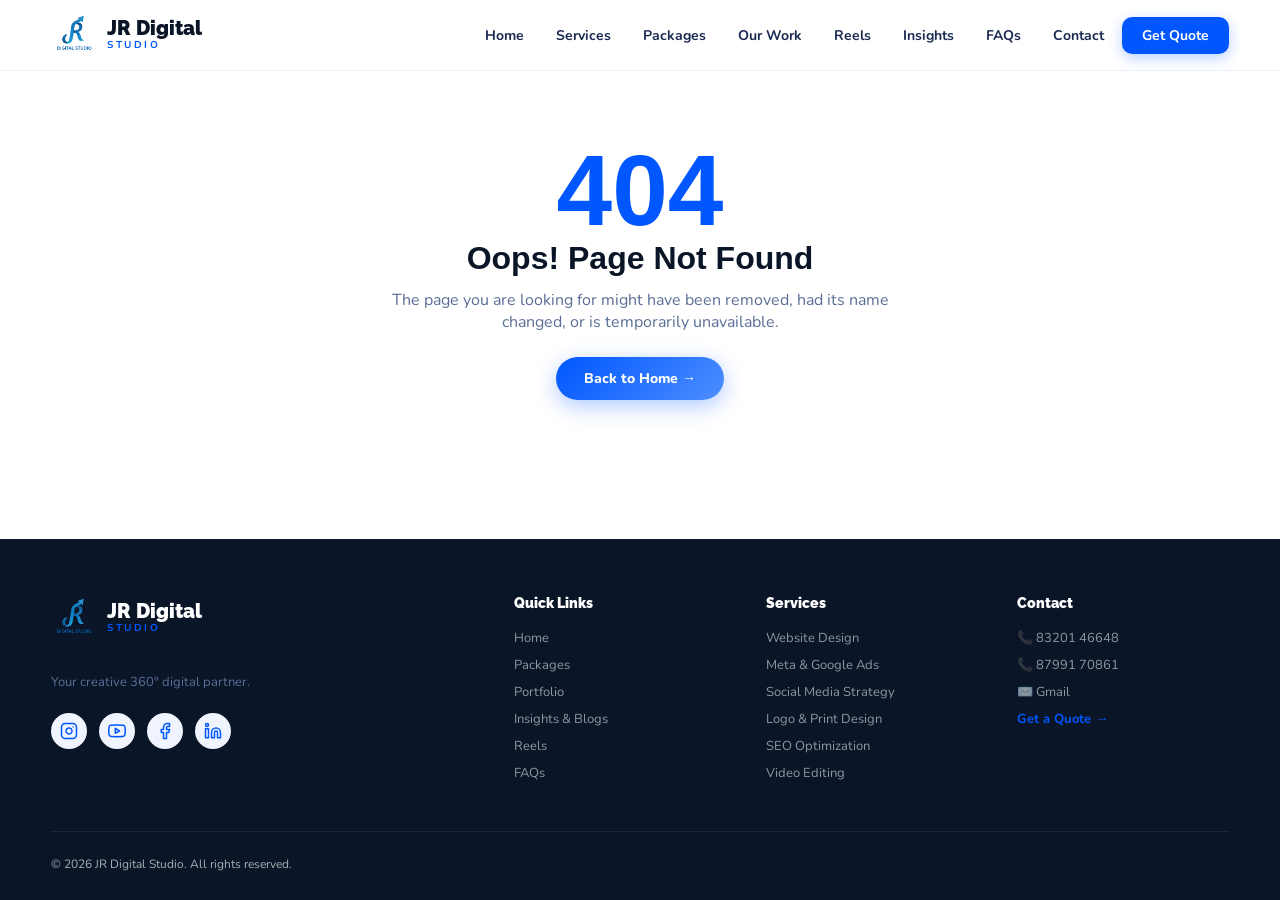
<file: 404.html.html>
<!DOCTYPE html>
<html lang="en">
<head>
  <link rel="icon" type="image/png" href="jr.png">
  <link rel="apple-touch-icon" href="jr.png">
  
  <!-- Google tag (gtag.js) -->
  <script async src="https://www.googletagmanager.com/gtag/js?id=G-WJWTW6DXVD"></script>
  <script>
    window.dataLayer = window.dataLayer || [];
    function gtag(){dataLayer.push(arguments);}
    gtag('js', new Date());
    gtag('config', 'G-WJWTW6DXVD');
  </script>
  
  <meta charset="UTF-8">
  <meta name="viewport" content="width=device-width, initial-scale=1.0">
  <title>404 - Page Not Found | JR Digital Studio</title>
  <link rel="stylesheet" href="style.css">
</head>
<body style="display:flex; flex-direction:column; justify-content:space-between; min-height:100vh;">

<!-- Master Navbar -->
<nav class="navbar">
  <div class="nav-inner">
    <a href="index.html" class="nav-logo">
      <img src="jr.png" alt="JR Digital Studio Logo" class="logo-img">
      <div><div class="logo-text">JR Digital</div><div class="logo-sub">Studio</div></div>
    </a>
    <ul class="nav-links">
      <li><a href="index.html">Home</a></li>
      <li><a href="services.html">Services</a></li>
      <li><a href="packages.html">Packages</a></li>
      <li><a href="our-work.html">Our Work</a></li>
      <li><a href="reels.html">Reels</a></li>
      <li><a href="insights.html">Insights</a></li>
      <li><a href="faq.html">FAQs</a></li>
      <li><a href="contact.html">Contact</a></li>
      <li><a href="contact.html" class="nav-cta">Get Quote</a></li>
    </ul>
    <button class="hamburger" aria-label="Toggle menu"><span></span><span></span><span></span></button>
  </div>
</nav>

<!-- 404 Error Content -->
<section class="section" style="text-align:center; padding:100px 20px; flex-grow: 1; display: flex; flex-direction: column; justify-content: center; align-items: center;">
  <div style="font-size:100px; font-weight:800; color:var(--primary); font-family:'Syne',sans-serif; line-height: 1;">404</div>
  <h1 style="font-family:'Syne',sans-serif; font-size:32px; color:var(--dark); margin-bottom:12px;">Oops! Page Not Found</h1>
  <p style="color:var(--text-light); max-width:500px; margin:0 auto 24px;">The page you are looking for might have been removed, had its name changed, or is temporarily unavailable.</p>
  <a href="index.html" class="btn-primary" style="display:inline-block; padding:12px 28px; border-radius:30px; text-decoration:none;">Back to Home →</a>
</section>

<!-- Master Footer -->
<footer style="margin-top:auto;">
  <div class="footer-inner">
    <div class="footer-top">
      <div class="footer-brand">
        <a href="index.html" class="nav-logo" style="margin-bottom:16px;display:inline-flex">
          <img src="jr.png" alt="JR Digital Studio Logo" class="logo-img">
          <div><div class="logo-text">JR Digital</div><div class="logo-sub">Studio</div></div>
        </a>
        <p style="color:var(--text-light); margin-bottom: 20px;">Your creative 360° digital partner.</p>
        
        <!-- Social Media Icons Section -->
        <div style="display:flex; gap:12px; margin-top:10px;">
          <!-- Instagram -->
          <a href="https://www.instagram.com/jr_digital_studio_" target="_blank" rel="noopener noreferrer" style="display:flex; align-items:center; justify-content:center; width:36px; height:36px; background:#f0f4ff; color:var(--primary); border-radius:50%; text-decoration:none; transition:all 0.3s ease; font-size:18px;" onmouseover="this.style.background='var(--primary)'; this.style.color='white';" onmouseout="this.style.background='#f0f4ff'; this.style.color='var(--primary)';">
            <svg xmlns="http://www.w3.org/2000/svg" width="18" height="18" viewBox="0 0 24 24" fill="none" stroke="currentColor" stroke-width="2" stroke-linecap="round" stroke-linejoin="round"><rect x="2" y="2" width="20" height="20" rx="5" ry="5"></rect><path d="M16 11.37A4 4 0 1 1 12.63 8 4 4 0 0 1 16 11.37z"></path><line x1="17.5" y1="6.5" x2="17.51" y2="6.5"></line></svg>
          </a>
          <!-- YouTube -->
          <a href="#" target="_blank" rel="noopener noreferrer" style="display:flex; align-items:center; justify-content:center; width:36px; height:36px; background:#f0f4ff; color:var(--primary); border-radius:50%; text-decoration:none; transition:all 0.3s ease; font-size:18px;" onmouseover="this.style.background='#FF0000'; this.style.color='white';" onmouseout="this.style.background='#f0f4ff'; this.style.color='var(--primary)';">
            <svg xmlns="http://www.w3.org/2000/svg" width="18" height="18" viewBox="0 0 24 24" fill="none" stroke="currentColor" stroke-width="2" stroke-linecap="round" stroke-linejoin="round"><path d="M22.54 6.42a2.78 2.78 0 0 0-1.94-2C18.88 4 12 4 12 4s-6.88 0-8.6.46a2.78 2.78 0 0 0-1.94 2A29 29 0 0 0 1 11.75a29 29 0 0 0 .46 5.33 2.78 2.78 0 0 0 1.94 2c1.72.46 8.6.46 8.6.46s6.88 0 8.6-.46a2.78 2.78 0 0 0 1.94-2 29 29 0 0 0 .46-5.33 29 29 0 0 0-.46-5.33z"></path><polygon points="9.75 15.02 15.5 11.75 9.75 8.48 9.75 15.02"></polygon></svg>
          </a>
          <!-- Facebook -->
          <a href="#" target="_blank" rel="noopener noreferrer" style="display:flex; align-items:center; justify-content:center; width:36px; height:36px; background:#f0f4ff; color:var(--primary); border-radius:50%; text-decoration:none; transition:all 0.3s ease; font-size:18px;" onmouseover="this.style.background='#1877F2'; this.style.color='white';" onmouseout="this.style.background='#f0f4ff'; this.style.color='var(--primary)';">
            <svg xmlns="http://www.w3.org/2000/svg" width="18" height="18" viewBox="0 0 24 24" fill="none" stroke="currentColor" stroke-width="2" stroke-linecap="round" stroke-linejoin="round"><path d="M18 2h-3a5 5 0 0 0-5 5v3H7v4h3v8h4v-8h3l1-4h-4V7a1 1 0 0 1 1-1h3z"></path></svg>
          </a>
          <!-- LinkedIn -->
          <a href="https://www.linkedin.com/company/jr-digital-studio" target="_blank" rel="noopener noreferrer" style="display:flex; align-items:center; justify-content:center; width:36px; height:36px; background:#f0f4ff; color:var(--primary); border-radius:50%; text-decoration:none; transition:all 0.3s ease; font-size:18px;" onmouseover="this.style.background='#0077b5'; this.style.color='white';" onmouseout="this.style.background='#f0f4ff'; this.style.color='var(--primary)';">
             <svg xmlns="http://www.w3.org/2000/svg" width="18" height="18" viewBox="0 0 24 24" fill="none" stroke="currentColor" stroke-width="2" stroke-linecap="round" stroke-linejoin="round"><path d="M16 8a6 6 0 0 1 6 6v7h-4v-7a2 2 0 0 0-2-2 2 2 0 0 0-2 2v7h-4v-7a6 6 0 0 1 6-6z"></path><rect x="2" y="9" width="4" height="12"></rect><circle cx="4" cy="4" r="2"></circle></svg>
          </a>
        </div>
      </div>
      
      <div class="footer-col">
        <h5>Quick Links</h5>
        <a href="index.html">Home</a>
        <a href="packages.html">Packages</a>
        <a href="our-work.html">Portfolio</a>
        <a href="insights.html">Insights & Blogs</a>
        <a href="reels.html">Reels</a>
        <a href="faq.html">FAQs</a>
      </div>
      
      <div class="footer-col">
        <h5>Services</h5>
        <a href="services.html">Website Design</a>
        <a href="services.html">Meta & Google Ads</a>
        <a href="services.html">Social Media Strategy</a>
        <a href="services.html">Logo & Print Design</a>
        <a href="services.html">SEO Optimization</a>
        <a href="services.html">Video Editing</a>
      </div>
      
      <div class="footer-col">
        <h5>Contact</h5>
        <a href="tel:+918320146648" style="display:flex; align-items:center; gap:8px;">📞 83201 46648</a>
        <a href="tel:+918799170861" style="display:flex; align-items:center; gap:8px;">📞 87991 70861</a>
        <a href="mailto:jrdigitalstudio8@gmail.com" style="display:flex; align-items:center; gap:8px;">✉️ Gmail</a>
        <a href="contact.html" style="color:var(--primary); font-weight:700; margin-top: 8px;">Get a Quote →</a>
      </div>
    </div>
    
    <div class="footer-bottom">
      <span>© 2026 JR Digital Studio. All rights reserved.</span>
    </div>
  </div>
</footer>

<script src="script.js"></script>
</body>
</html>
</file>
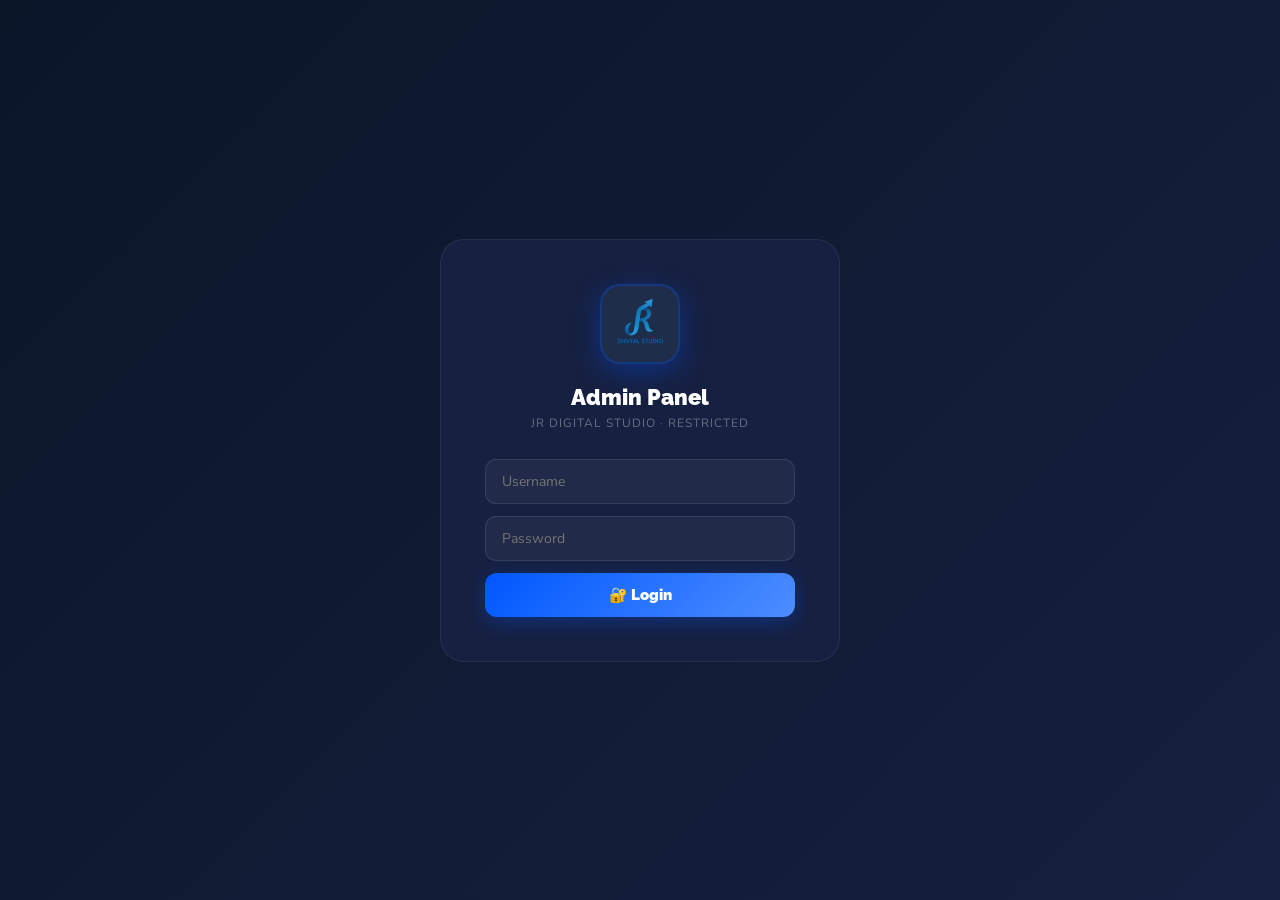
<file: admin.html>
<!DOCTYPE html>
<html lang="en">
<head>
  <meta charset="UTF-8">
  <meta name="viewport" content="width=device-width, initial-scale=1.0">
  <title>Admin Panel | JR Digital Studio</title>
  <meta name="robots" content="noindex, nofollow">
  <link rel="stylesheet" href="style.css">
  <style>
    body { background: #0F1724; min-height: 100vh; }
    #loginScreen {
      min-height: 100vh; display: flex; align-items: center; justify-content: center;
      background: linear-gradient(135deg, #0A1628, #162040);
    }
    .login-box {
      background: #162040; border: 1px solid rgba(255,255,255,0.07);
      border-radius: 24px; padding: 44px; width: 100%; max-width: 400px; text-align: center;
    }
    .login-logo {
      width: 80px; height: 80px; margin: 0 auto 20px; border-radius: 20px;
      overflow: hidden; border: 2px solid rgba(0,87,255,0.3);
      box-shadow: 0 8px 28px rgba(0,87,255,0.35);
      background: #1E2D4A; display: flex; align-items: center; justify-content: center;
    }
    .login-logo img { width: 100%; height: 100%; object-fit: contain; padding: 8px; }
    .login-title { font-family: 'Raleway', sans-serif; font-size: 22px; font-weight: 900; color: white; margin-bottom: 5px; }
    .login-sub { color: rgba(255,255,255,0.35); font-size: 12px; margin-bottom: 28px; letter-spacing: 1px; }
    .login-input {
      width: 100%; padding: 12px 16px; background: rgba(255,255,255,0.05);
      border: 1px solid rgba(255,255,255,0.09); border-radius: 11px; color: white;
      font-family: 'Nunito', sans-serif; font-size: 14px; outline: none; margin-bottom: 12px; transition: all 0.3s;
    }
    .login-input:focus { border-color: #0057FF; box-shadow: 0 0 0 3px rgba(0,87,255,0.13); }
    .login-btn {
      width: 100%; padding: 13px; background: linear-gradient(135deg, #0057FF, #4D8EFF);
      color: white; border: none; border-radius: 12px; font-family: 'Raleway', sans-serif;
      font-size: 15px; font-weight: 900; cursor: pointer; transition: all 0.3s;
      box-shadow: 0 5px 20px rgba(0,87,255,0.32);
    }
    .login-btn:hover { transform: translateY(-2px); }
    #adminApp { display: none; min-height: 100vh; }
    .admin-mobile-header {
      display: none; position: fixed; top: 0; left: 0; right: 0; z-index: 200;
      background: #162040; padding: 14px 20px;
      border-bottom: 1px solid rgba(255,255,255,0.05);
      align-items: center; justify-content: space-between;
    }
    .admin-hamburger { background: none; border: none; cursor: pointer; padding: 6px; }
    .admin-hamburger span { display: block; width: 22px; height: 2px; background: white; margin: 4px 0; border-radius: 2px; }
    @media (max-width: 1024px) {
      .admin-mobile-header { display: flex; }
      .admin-main { padding-top: 70px !important; }
    }
    @media (max-width: 600px) {
      .login-box { padding: 28px 20px; margin: 16px; }
      .admin-main { padding: 70px 14px 20px !important; }
      .admin-header { flex-direction: column; align-items: flex-start; }
      .modal { padding: 20px; }
      .modal .admin-form [style*="grid-template-columns:1fr 1fr"] { display: block; }
    }
  </style>
  <link href="https://fonts.googleapis.com/css2?family=Raleway:wght@700;800;900&family=Nunito:wght@400;600;700;800&display=swap" rel="stylesheet">
</head>
<body class="admin-body">

<!-- LOGIN -->
<div id="loginScreen">
  <div class="login-box">
    <div class="login-logo">
      <img src="jr.png" alt="JR Digital Studio" onerror="this.outerHTML='<span style=\'font-family:Raleway;font-weight:900;font-size:22px;color:white\'>JR</span>'">
    </div>
    <div class="login-title">Admin Panel</div>
    <div class="login-sub">JR DIGITAL STUDIO · RESTRICTED</div>
    <input type="text" id="adminUser" class="login-input" placeholder="Username" autocomplete="username">
    <input type="password" id="adminPass" class="login-input" placeholder="Password" autocomplete="current-password">
    <button class="login-btn" onclick="login()">🔐 Login</button>
  </div>
</div>

<!-- ADMIN APP -->
<div id="adminApp">

  <!-- Mobile Header -->
  <div class="admin-mobile-header">
    <button class="admin-hamburger" onclick="document.getElementById('adminSidebar').classList.toggle('open')">
      <span></span><span></span><span></span>
    </button>
    <span style="font-family:Raleway;font-weight:900;color:white;font-size:15px">JR Admin</span>
    <button onclick="logout()" style="background:rgba(255,61,87,0.15);color:#FF6B6B;border:none;padding:6px 14px;border-radius:8px;font-size:12px;font-weight:700;cursor:pointer;font-family:Nunito">Logout</button>
  </div>

  <!-- SIDEBAR -->
  <aside class="admin-sidebar" id="adminSidebar">
    <div class="admin-logo">
      <div style="display:flex;align-items:center;gap:10px">
        <img src="jr.png" alt="Logo" style="height:36px;width:auto;object-fit:contain" onerror="this.style.display='none'">
        <div>
          <div style="font-family:Raleway;font-weight:900;color:white;font-size:15px;line-height:1">JR Digital</div>
          <div style="font-size:10px;color:#00C2FF;letter-spacing:2px;text-transform:uppercase;font-weight:700">Studio</div>
        </div>
      </div>
    </div>
    <nav class="admin-nav">
      <a href="#" data-section="dashboard" class="active" onclick="showSection('dashboard');closeSidebar();return false">
        <span>📊</span> Dashboard
      </a>
      <a href="#" data-section="works" onclick="showSection('works');loadWorksTable();closeSidebar();return false">
        <span>🖼️</span> Our Work (Portfolio)
      </a>
      <a href="#" data-section="reels" onclick="showSection('reels');loadReelsTable();closeSidebar();return false">
        <span>🎬</span> Manage Reels
      </a>
      <a href="#" data-section="insights" onclick="showSection('insights');loadInsightsTable();closeSidebar();return false">
        <span>💡</span> Manage Insights
      </a>
      <a href="#" data-section="packages" onclick="showSection('packages');loadPackagesTable();closeSidebar();return false">
        <span>📦</span> Packages & Pricing
      </a>
      <a href="#" data-section="seo" onclick="showSection('seo');loadSeoSettings();closeSidebar();return false">
        <span>🔍</span> SEO Settings
      </a>
      <a href="#" data-section="settings" onclick="showSection('settings');closeSidebar();return false">
        <span>⚙️</span> Settings
      </a>
      <a href="index.html" target="_blank" style="margin-top:16px">
        <span>🌐</span> Website Dekho
      </a>
      <a href="#" onclick="logout();return false" style="color:#FF6B6B;">
        <span>🚪</span> Logout
      </a>
    </nav>
  </aside>

  <!-- MAIN CONTENT -->
  <main class="admin-main">
    <div class="admin-header">
      <div>
        <div id="pageTitle" class="admin-title">Dashboard</div>
        <div style="font-size:12px;color:rgba(255,255,255,0.35);margin-top:3px">Welcome back, Jamil bhai 👋</div>
      </div>
      <div style="display:flex;gap:10px;flex-wrap:wrap">
        <a href="index.html" target="_blank" style="background:rgba(255,255,255,0.05);color:rgba(255,255,255,0.6);padding:8px 16px;border-radius:9px;text-decoration:none;font-size:12px;font-weight:700">🌐 Website</a>
        <button onclick="logout()" style="background:rgba(255,61,87,0.14);color:#FF6B6B;border:none;padding:8px 16px;border-radius:9px;font-size:12px;font-weight:700;cursor:pointer;font-family:Nunito">🚪 Logout</button>
      </div>
    </div>

    <!-- ===== DASHBOARD ===== -->
    <div id="dashboard" class="admin-section active">
      <div class="admin-stats">
        <div class="admin-stat">
          <div class="admin-stat-num" id="totalWorks">0</div>
          <div class="admin-stat-label">Total Works</div>
        </div>
        <div class="admin-stat">
          <div class="admin-stat-num" id="totalPackages">0</div>
          <div class="admin-stat-label">Packages</div>
        </div>
        <div class="admin-stat">
          <div class="admin-stat-num" id="totalWeb">0</div>
          <div class="admin-stat-label">Web Projects</div>
        </div>
        <div class="admin-stat">
          <div class="admin-stat-num" id="totalBranding">0</div>
          <div class="admin-stat-label">Branding</div>
        </div>
      </div>
      <div class="admin-card" style="margin-bottom:20px">
        <div class="admin-card-title">⚡ Quick Actions</div>
        <div style="display:flex;gap:10px;flex-wrap:wrap">
          <button class="admin-btn admin-btn-primary" onclick="showSection('works');loadWorksTable();openAddWorkModal()">➕ Naya Work Add Karo</button>
          <button class="admin-btn admin-btn-success" onclick="showSection('packages');loadPackagesTable();openAddPackageModal()">➕ Package Add Karo</button>
          <a href="our-work.html" target="_blank" class="admin-btn admin-btn-primary" style="text-decoration:none">👁️ Portfolio Dekho</a>
        </div>
      </div>
      <div class="admin-card">
        <div class="admin-card-title">
          🕐 Recent Work
          <button class="admin-btn admin-btn-primary" onclick="showSection('works');loadWorksTable()">Sab Dekho</button>
        </div>
        <div style="overflow-x:auto">
        <table class="admin-table">
          <thead><tr><th>Title</th><th>Category</th><th>Date</th><th>Actions</th></tr></thead>
          <tbody id="recentWorksTable"><tr><td colspan="4" style="text-align:center;color:rgba(255,255,255,0.3);padding:20px">Loading...</td></tr></tbody>
        </table>
        </div>
      </div>
    </div>

    <!-- ===== OUR WORK ===== -->
    <div id="works" class="admin-section">
      <div class="admin-card">
        <div class="admin-card-title">
          🖼️ Portfolio Works
          <button class="admin-btn admin-btn-primary" onclick="openAddWorkModal()">➕ Naya Work</button>
        </div>
        <div style="overflow-x:auto">
        <table class="admin-table">
          <thead><tr><th>Icon</th><th>Title / Caption / Keywords</th><th>Category</th><th>Date</th><th>Actions</th></tr></thead>
          <tbody id="worksTableBody"><tr><td colspan="5" style="text-align:center;color:rgba(255,255,255,0.3);padding:20px">Loading...</td></tr></tbody>
        </table>
        </div>
      </div>
    </div>

    <!-- ===== MANAGE REELS ===== -->
    <div id="reels" class="admin-section">
      <div class="admin-card">
        <div class="admin-card-title">
          🎬 Manage Reels & Short Videos
          <button class="admin-btn admin-btn-primary" onclick="openAddReelModal()">➕ Naya Reel Add Karo</button>
        </div>
        <div style="overflow-x:auto">
          <table class="admin-table">
            <thead><tr><th>Thumbnail / Embed</th><th>Title</th><th>Category</th><th>Date</th><th>Actions</th></tr></thead>
            <tbody id="reelsTableBody"><tr><td colspan="5" style="text-align:center;color:rgba(255,255,255,0.3);padding:20px">Loading...</td></tr></tbody>
          </table>
        </div>
      </div>
    </div>

    <!-- ===== MANAGE INSIGHTS (NEW) ===== -->
    <div id="insights" class="admin-section">
      <div class="admin-card">
        <div class="admin-card-title">
          💡 Manage Insights & Blogs
          <button class="admin-btn admin-btn-primary" onclick="openAddInsightModal()">➕ Naya Insight Add Karo</button>
        </div>
        <div style="overflow-x:auto">
          <table class="admin-table">
            <thead><tr><th>Title</th><th>Keywords</th><th>Date</th><th>Actions</th></tr></thead>
            <tbody id="insightsTableBody"><tr><td colspan="4" style="text-align:center;color:rgba(255,255,255,0.3);padding:20px">Loading...</td></tr></tbody>
          </table>
        </div>
      </div>
    </div>

    <!-- ===== PACKAGES ===== -->
    <div id="packages" class="admin-section">
      <div class="admin-card">
        <div class="admin-card-title">
          📦 Packages & Pricing (Social, Brochure & E-Commerce)
        </div>
        <div style="overflow-x:auto">
        <table class="admin-table">
          <thead><tr><th>Name</th><th>Price</th><th>Duration</th><th>Features</th><th>Actions</th></tr></thead>
          <tbody id="packagesTableBody"><tr><td colspan="5" style="text-align:center;color:rgba(255,255,255,0.3);padding:20px">Loading...</td></tr></tbody>
        </table>
        </div>
      </div>
    </div>

    <!-- ===== SEO SETTINGS ===== -->
    <div id="seo" class="admin-section">
      <div class="admin-card">
        <div class="admin-card-title">🔍 Website SEO Settings</div>
        <p style="color:rgba(255,255,255,0.4);font-size:13px;margin-bottom:20px">Yahan changes karo, phir HTML files mein update karo ya developer ko do.</p>
        <div class="admin-form">
          <div style="display:grid;grid-template-columns:1fr 1fr;gap:16px">
            <div class="form-group">
              <label>Website / Studio Name</label>
              <input type="text" id="seoSiteName" value="JR Digital Studio">
            </div>
            <div class="form-group">
              <label>Author Name</label>
              <input type="text" id="seoAuthor" value="JR Digital Studio">
            </div>
          </div>
          <div class="form-group">
            <label>Home Page SEO Title (50-60 characters)</label>
            <input type="text" id="seoHomeTitle" placeholder="JR Digital Studio | Creative Digital Agency">
            <div id="titleCount" style="font-size:11px;color:rgba(255,255,255,0.35);margin-top:4px">0 characters</div>
          </div>
          <div class="form-group">
            <label>Home Page Meta Description (150-160 characters)</label>
            <textarea id="seoHomeDesc" style="min-height:80px" placeholder="JR Digital Studio provides web design, branding, social media & SEO services..."></textarea>
            <div id="descCount" style="font-size:11px;color:rgba(255,255,255,0.35);margin-top:4px">0 characters</div>
          </div>
          <div class="form-group">
            <label>Main Keywords (comma separated)</label>
            <textarea id="seoKeywords" style="min-height:70px" placeholder="digital agency, web design, logo design, social media, SEO, Gujarat, Visnagar"></textarea>
          </div>
          <div style="display:grid;grid-template-columns:1fr 1fr;gap:16px">
            <div class="form-group">
              <label>Instagram Page URL</label>
              <input type="url" id="seoInstaPage" placeholder="https://instagram.com/yourpage">
            </div>
            <div class="form-group">
              <label>Facebook Page URL</label>
              <input type="url" id="seoFbPage" placeholder="https://facebook.com/yourpage">
            </div>
          </div>
          <!-- SEO Tips -->
          <div style="background:#1E2D4A;border-radius:12px;padding:18px;margin-bottom:18px">
            <div style="font-family:Raleway;font-size:13px;font-weight:800;color:#00C2FF;margin-bottom:10px">💡 SEO Tips</div>
            <ul style="color:rgba(255,255,255,0.55);font-size:12px;list-style:none;display:flex;flex-direction:column;gap:6px">
              <li>✓ Title 50-60 characters rakho - Google zyada dikhata hai</li>
              <li>✓ Description 150-160 characters - click badhta hai</li>
              <li>✓ Keywords mein local area naam bhi dalo (e.g. Visnagar, Mehsana, Gujarat)</li>
              <li>✓ Har work post ke liye alag keywords use karo</li>
              <li>✓ Images ke alt text zaroori hain SEO ke liye</li>
              <li>✓ Instagram aur Facebook links footer mein daalo</li>
            </ul>
          </div>
          <button class="admin-btn admin-btn-primary" onclick="saveSeoForm()" style="padding:11px 28px">💾 SEO Settings Save Karo</button>
        </div>
      </div>
      <!-- Generated Meta Tags -->
      <div class="admin-card">
        <div class="admin-card-title">📋 Generated Meta Tags (Copy Karo)</div>
        <p style="color:rgba(255,255,255,0.4);font-size:12px;margin-bottom:14px">Yeh tags apni HTML files ke &lt;head&gt; mein paste karo:</p>
        <button class="admin-btn admin-btn-success" onclick="generateMeta()" style="margin-bottom:16px">⚙️ Meta Tags Generate Karo</button>
        <textarea id="generatedMeta" style="width:100%;background:#0F1724;border:1px solid rgba(255,255,255,0.08);border-radius:10px;color:#4D8EFF;padding:14px;font-size:12px;font-family:monospace;min-height:180px;outline:none" readonly placeholder="Upar 'Generate' button click karo..."></textarea>
      </div>
    </div>

    <!-- ===== SETTINGS ===== -->
    <div id="settings" class="admin-section">

      <!-- GITHUB TOKEN SETUP UI -->
      <div class="admin-card" style="border: 1px solid rgba(0,194,255,0.3); margin-bottom: 20px;">
        <div class="admin-card-title" style="color:#00C2FF">⚙️ GitHub Token Setup (Multi-Device)</div>
        <p style="color:rgba(255,255,255,0.45);font-size:13px;margin-bottom:14px">Agar aap kisi naye device (Mobile/PC) se login kar rahe hain, toh apna GitHub Token yahan save karein taaki data aur photos automatic upload ho saken.</p>
        
        <div style="display: flex; gap: 10px; flex-wrap: wrap;">
          <input type="password" id="ghTokenInputUI" placeholder="ghp_xxxxxxxxxxxxxxxxxxxx" style="flex: 1; padding: 12px; border: 1px solid rgba(255,255,255,0.1); background: rgba(255,255,255,0.05); border-radius: 8px; min-width: 250px; font-family: monospace; color: white; outline: none;">
          <button onclick="saveTokenFromUI()" class="admin-btn admin-btn-primary" style="padding: 12px 24px; font-weight: bold;">💾 Save Token</button>
        </div>
        <p id="tokenStatusMsg" style="margin-top: 12px; font-size: 13px; font-weight: bold;"></p>
      </div>

      <div class="admin-card">
        <div class="admin-card-title">⚙️ Studio Information</div>
        <div class="admin-form">
          <div style="display:grid;grid-template-columns:1fr 1fr;gap:16px">
            <div class="form-group"><label>Studio Name</label><input type="text" value="JR Digital Studio"></div>
            <div class="form-group"><label>Primary Phone</label><input type="text" value="8320146648"></div>
            <div class="form-group"><label>Secondary Phone</label><input type="text" value="8799170861"></div>
            <div class="form-group"><label>Email</label><input type="email" value="jrdigitalstudio8@gmail.com"></div>
          </div>
          <button class="admin-btn admin-btn-primary" onclick="saveSettings()" style="padding:11px 28px;margin-top:6px">💾 Save Karo</button>
        </div>
      </div>
      <div class="admin-card">
  <div class="admin-card-title" style="color:#00C2FF">📥 Export Live Data</div>
  <p style="color:rgba(255,255,255,0.45);font-size:13px;margin-bottom:14px">
    GitHub Pages par live changes dikhane ke liye, yahan se naya JSON download karein aur use GitHub par upload karein.
  </p>
  <button class="admin-btn admin-btn-success" onclick="exportLiveJson()" style="padding:10px 22px">
    ⬇️ Download works-data.json
  </button>
</div>
      <div class="admin-card">
        <div class="admin-card-title" style="color:#FF6B6B">⚠️ Danger Zone</div>
        <p style="color:rgba(255,255,255,0.45);font-size:13px;margin-bottom:14px">Sabhi portfolio aur package data default par reset ho jayega.</p>
        <button class="admin-btn admin-btn-danger" onclick="resetData()" style="padding:10px 22px">🔄 Sab Reset Karo</button>
      </div>
    </div>
  </main>
</div>

<!-- ===== WORK MODAL ===== -->
<div class="modal-overlay" id="workModal">
  <div class="modal">
    <div class="modal-title" id="workModalTitle">➕ Naya Work</div>
    <div class="admin-form" id="workForm">
      <input type="hidden" id="workId">
      <div class="form-group">
        <label>Project Title *</label>
        <input type="text" id="workTitle" placeholder="e.g. Restaurant Brand Identity">
      </div>
      <div style="display:grid;grid-template-columns:1fr 1fr;gap:14px">
        <div class="form-group">
          <label>Category *</label>
          <select id="workCategory">
            <option value="">Select...</option>
            <option value="web">Web Design</option>
            <option value="branding">Branding</option>
            <option value="social">Social Media</option>
            <option value="print">Print Design</option>
            <option value="video">Video</option>
          </select>
        </div>
        <div class="form-group">
          <label>Emoji Icon</label>
          <input type="text" id="workEmoji" placeholder="🎨" maxlength="4">
        </div>
      </div>

      <div class="form-group" style="margin-bottom: 15px;">
        <label style="display:block; margin-bottom: 5px; font-weight: 600; color: #fff;">PROJECT IMAGE (UPLOAD) *</label>
        <input type="file" id="workImageFile" accept="image/*" style="width: 100%; background: rgba(255,255,255,0.05); padding: 10px; border-radius: 8px; border: 1px solid rgba(255,255,255,0.1); color: #fff;">
      </div>
      
      <!-- NAYA SEO FIELD: Image Alt Text -->
      <div class="form-group">
        <label>Image Alt Text (SEO) *</label>
        <input type="text" id="workAltText" placeholder="e.g. Premium Restaurant Logo Design in Mehsana">
      </div>

      <div class="form-group">
        <label>Short Description</label>
        <input type="text" id="workDesc" placeholder="2-3 word brief description">
      </div>
      <div class="form-group">
        <label>Caption (Instagram jaisi - detail mein likho)</label>
        <textarea id="workCaption" style="min-height:90px" placeholder="Is project ke baare mein detail mein likho. Kya kiya, kaise kiya, client ko kya mila..."></textarea>
      </div>
      <div class="form-group">
        <label>Keywords (comma se alag karo, # mat likho)</label>
        <input type="text" id="workKeywordsInput" placeholder="branding, logo, restaurant, identity, design">
        <div style="font-size:11px;color:rgba(255,255,255,0.3);margin-top:4px">Portfolio mein hashtags ban jayenge aur SEO mein kaam aayenge</div>
      </div>
      <div style="display:grid;grid-template-columns:1fr 1fr;gap:14px">
        <div class="form-group">
          <label>SEO Title (50-60 chars)</label>
          <input type="text" id="workSeoTitle" placeholder="Project Name - JR Digital Studio">
        </div>
        <div class="form-group">
          <label>Date</label>
          <input type="date" id="workDate">
        </div>
      </div>
      <div class="form-group">
        <label>SEO Meta Description (150-160 chars)</label>
        <input type="text" id="workSeoDesc" placeholder="Brief description for Google search result...">
      </div>
    </div>
    <div class="modal-actions">
      <button class="admin-btn" style="background:rgba(255,255,255,0.07);color:rgba(255,255,255,0.6)" onclick="closeModal('workModal')">Cancel</button>
      <button class="admin-btn admin-btn-primary" onclick="saveWork()">💾 Save Karo</button>
    </div>
  </div>
</div>

<!-- ===== PACKAGE MODAL ===== -->
<div class="modal-overlay" id="pkgModal">
  <div class="modal">
    <div class="modal-title" id="pkgModalTitle">➕ Naya Package</div>
    <div class="admin-form" id="pkgForm">
      <input type="hidden" id="pkgId">
      <div style="display:grid;grid-template-columns:1fr 1fr;gap:14px">
        <div class="form-group"><label>Package Name *</label><input type="text" id="pkgName" placeholder="e.g. Professional"></div>
        <div class="form-group"><label>Price (₹) *</label><input type="text" id="pkgPrice" placeholder="e.g. 9,999"></div>
      </div>
      <div style="display:grid;grid-template-columns:1fr auto;gap:14px;align-items:end">
        <div class="form-group"><label>Duration</label><input type="text" id="pkgDuration" placeholder="per month" value="per month"></div>
        <div class="form-group" style="display:flex;align-items:center;gap:8px;padding-bottom:16px">
          <input type="checkbox" id="pkgFeatured" style="width:16px;height:16px;cursor:pointer">
          <label for="pkgFeatured" style="cursor:pointer">⭐ Featured</label>
        </div>
      </div>
      <div class="form-group">
        <label>Features (ek line mein ek feature) *</label>
        <textarea id="pkgFeaturesInput" style="min-height:130px" placeholder="15 Social Media Posts&#10;Complete Brand Identity&#10;Full SEO Optimization&#10;Website Design (5 Pages)&#10;Priority Support 24/7"></textarea>
      </div>
    </div>
    <div class="modal-actions">
      <button class="admin-btn" style="background:rgba(255,255,255,0.07);color:rgba(255,255,255,0.6)" onclick="closeModal('pkgModal')">Cancel</button>
      <button class="admin-btn admin-btn-primary" onclick="savePackage()">💾 Save Karo</button>
    </div>
  </div>
</div>

<!-- ===== REEL MODAL ===== -->
<div class="modal-overlay" id="reelModal">
  <div class="modal">
    <div class="modal-title" id="reelModalTitle">➕ Naya Reel Add Karo</div>
    <div class="admin-form" id="reelForm">
      <input type="hidden" id="reelIndex">
      <div class="form-group">
        <label>Reel Title / Description *</label>
        <input type="text" id="reelTitle" placeholder="e.g., Client Brand Promotion Reel">
      </div>
      <div class="form-group">
        <label>Instagram Embed / Video URL *</label>
        <input type="url" id="reelUrl" placeholder="https://www.instagram.com/reel/.../embed">
        <div style="font-size:11px;color:rgba(255,255,255,0.3);margin-top:4px">Instagram ya YouTube short ka embed/share link dalein</div>
      </div>
      <div class="form-group">
        <label>Category / Tag</label>
        <input type="text" id="reelCategory" placeholder="e.g., Promotion, Editing, Client Work">
      </div>
      
      <!-- NAYE SEO FIELDS -->
      <div style="display:grid;grid-template-columns:1fr 1fr;gap:14px">
        <div class="form-group">
          <label>SEO Title (50-60 Chars)</label>
          <input type="text" id="reelSeoTitle" placeholder="Reel Title - JR Digital Studio">
        </div>
        <div class="form-group">
          <label>Custom URL Slug</label>
          <input type="text" id="reelSlug" placeholder="e.g., client-brand-promotion">
        </div>
      </div>
      <div class="form-group">
        <label>SEO Meta Description (150-160 Chars)</label>
        <input type="text" id="reelSeoDesc" placeholder="Brief explanation of the reel for search engines...">
      </div>

    </div>
    <div class="modal-actions">
      <button class="admin-btn" style="background:rgba(255,255,255,0.07);color:rgba(255,255,255,0.6)" onclick="closeModal('reelModal')">Cancel</button>
      <button class="admin-btn admin-btn-primary" onclick="saveReelData()">💾 Save Karo</button>
    </div>
  </div>
</div>

<!-- ===== INSIGHT MODAL (NEW) ===== -->
<div class="modal-overlay" id="insightModal">
  <div class="modal">
    <div class="modal-title" id="insightModalTitle">➕ Naya Insight Add Karo</div>
    <div class="admin-form" id="insightForm">
      <input type="hidden" id="insightId">
      <div class="form-group">
        <label>Title (H1) *</label>
        <input type="text" id="insightTitle" placeholder="e.g., Digital Marketing Tips 2026">
      </div>
      <div class="form-group">
        <label>Headline (Sub-title)</label>
        <input type="text" id="insightHeadline" placeholder="Grow your business...">
      </div>
      <div class="form-group">
        <label>Description / Content *</label>
        <textarea id="insightDesc" placeholder="Write details here..." style="min-height:90px"></textarea>
      </div>
      
      <!-- NAYE SEO FIELDS -->
      <div class="form-group">
        <label>Custom URL Slug (Clean Link)</label>
        <input type="text" id="insightSlug" placeholder="e.g., digital-marketing-tips-2026">
      </div>
      <div style="display:grid;grid-template-columns:1fr 1fr;gap:14px">
        <div class="form-group">
          <label>SEO Title (50-60 Chars)</label>
          <input type="text" id="insightSeoTitle" placeholder="Catchy Title for Google Search">
        </div>
        <div class="form-group">
          <label>Keywords (SEO) *</label>
          <input type="text" id="insightKeywords" placeholder="marketing, seo, meta ads">
        </div>
      </div>
      <div class="form-group">
        <label>SEO Meta Description (150-160 Chars)</label>
        <input type="text" id="insightSeoDesc" placeholder="Summary that makes people click on Google...">
      </div>

      <div class="form-group">
        <label>Instagram Post URL</label>
        <input type="url" id="insightUrl" placeholder="https://www.instagram.com/p/...">
      </div>
    </div>
    <div class="modal-actions">
      <button class="admin-btn" style="background:rgba(255,255,255,0.07);color:rgba(255,255,255,0.6)" onclick="closeModal('insightModal')">Cancel</button>
      <button class="admin-btn admin-btn-primary" onclick="saveInsightData()">💾 Save Karo</button>
    </div>
  </div>
</div>

<script src="admin.js?v=3.0"></script>
<script>
function closeSidebar() {
  if (window.innerWidth <= 1024) {
    document.getElementById('adminSidebar').classList.remove('open');
  }
}

// Character counter for SEO fields
document.addEventListener('DOMContentLoaded', () => {
  const titleEl = document.getElementById('seoHomeTitle');
  const descEl = document.getElementById('seoHomeDesc');
  if (titleEl) {
    titleEl.addEventListener('input', () => {
      const n = titleEl.value.length;
      const el = document.getElementById('titleCount');
      el.textContent = n + ' characters';
      el.style.color = n > 60 ? '#FF3D57' : n > 50 ? '#00C853' : 'rgba(255,255,255,0.35)';
    });
  }
  if (descEl) {
    descEl.addEventListener('input', () => {
      const n = descEl.value.length;
      const el = document.getElementById('descCount');
      el.textContent = n + ' characters';
      el.style.color = n > 160 ? '#FF3D57' : n > 140 ? '#00C853' : 'rgba(255,255,255,0.35)';
    });
  }
});

function generateMeta() {
  const title = document.getElementById('seoHomeTitle').value || 'JR Digital Studio | Creative Digital Agency';
  const desc = document.getElementById('seoHomeDesc').value || 'JR Digital Studio - Web Design, Branding & SEO';
  const kw = document.getElementById('seoKeywords').value || 'digital agency, web design, logo design';
  const author = document.getElementById('seoAuthor').value || 'JR Digital Studio';
  const fb = document.getElementById('seoFbPage').value || '';
  const insta = document.getElementById('seoInstaPage').value || '';

  const meta = `<!-- SEO Meta Tags - JR Digital Studio -->
<title>${title}</title>
<meta name="description" content="${desc}">
<meta name="keywords" content="${kw}">
<meta name="author" content="${author}">
<meta name="robots" content="index, follow">

<!-- Open Graph (Facebook/WhatsApp preview) -->
<meta property="og:title" content="${title}">
<meta property="og:description" content="${desc}">
<meta property="og:type" content="website">
<meta property="og:image" content="jr.png">

<!-- Twitter Card -->
<meta name="twitter:card" content="summary_large_image">
<meta name="twitter:title" content="${title}">
<meta name="twitter:description" content="${desc}">

<!-- Social Links -->
${fb ? `<!-- Facebook: ${fb} -->` : ''}
${insta ? `<!-- Instagram: ${insta} -->` : ''}

<!-- Schema (Google Business) -->
<script type="application/ld+json">
{
  "@context": "https://schema.org",
  "@type": "LocalBusiness",
  "name": "JR Digital Studio",
  "description": "${desc}",
  "telephone": "+918320146648",
  "email": "jrdigitalstudio8@gmail.com",
  "sameAs": ["${fb}","${insta}"]
}
<\/script>`;

  document.getElementById('generatedMeta').value = meta;
  showAdminToast('✅ Meta tags ready! Copy karo aur HTML mein paste karo.');
}

// ===== GITHUB TOKEN SETUP SCRIPT =====
document.addEventListener('DOMContentLoaded', () => {
  const statusMsg = document.getElementById('tokenStatusMsg');
  if(statusMsg) {
    if(localStorage.getItem('jr_gh_token')) {
      statusMsg.textContent = '✅ Token is active and saved securely on this device.';
      statusMsg.style.color = '#00C853';
    } else {
      statusMsg.textContent = '❌ Token missing! Kripya yahan apna GitHub token save karein.';
      statusMsg.style.color = '#FF3D57';
    }
  }
});

function saveTokenFromUI() {
  const token = document.getElementById('ghTokenInputUI').value.trim();
  if(token.startsWith('ghp_') || token.startsWith('github_pat_')) {
    localStorage.setItem('jr_gh_token', token);
    
    const statusMsg = document.getElementById('tokenStatusMsg');
    statusMsg.textContent = '✅ Token successfully saved! Ab aap upload kar sakte hain.';
    statusMsg.style.color = '#00C853';
    document.getElementById('ghTokenInputUI').value = ''; 
    
    if (typeof showAdminToast === 'function') {
      showAdminToast('✅ Token saved successfully!');
    } else {
      alert('Token saved successfully in this browser!');
    }
  } else {
    if (typeof showAdminToast === 'function') {
      showAdminToast('❌ Galat Token! Kripya sahi GitHub token dalein.', 'error');
    } else {
      alert('Galat Token! Kripya sahi GitHub token dalein jo ghp_ se shuru hota ho.');
    }
  }
}
</script>
</body>
</html>
</file>
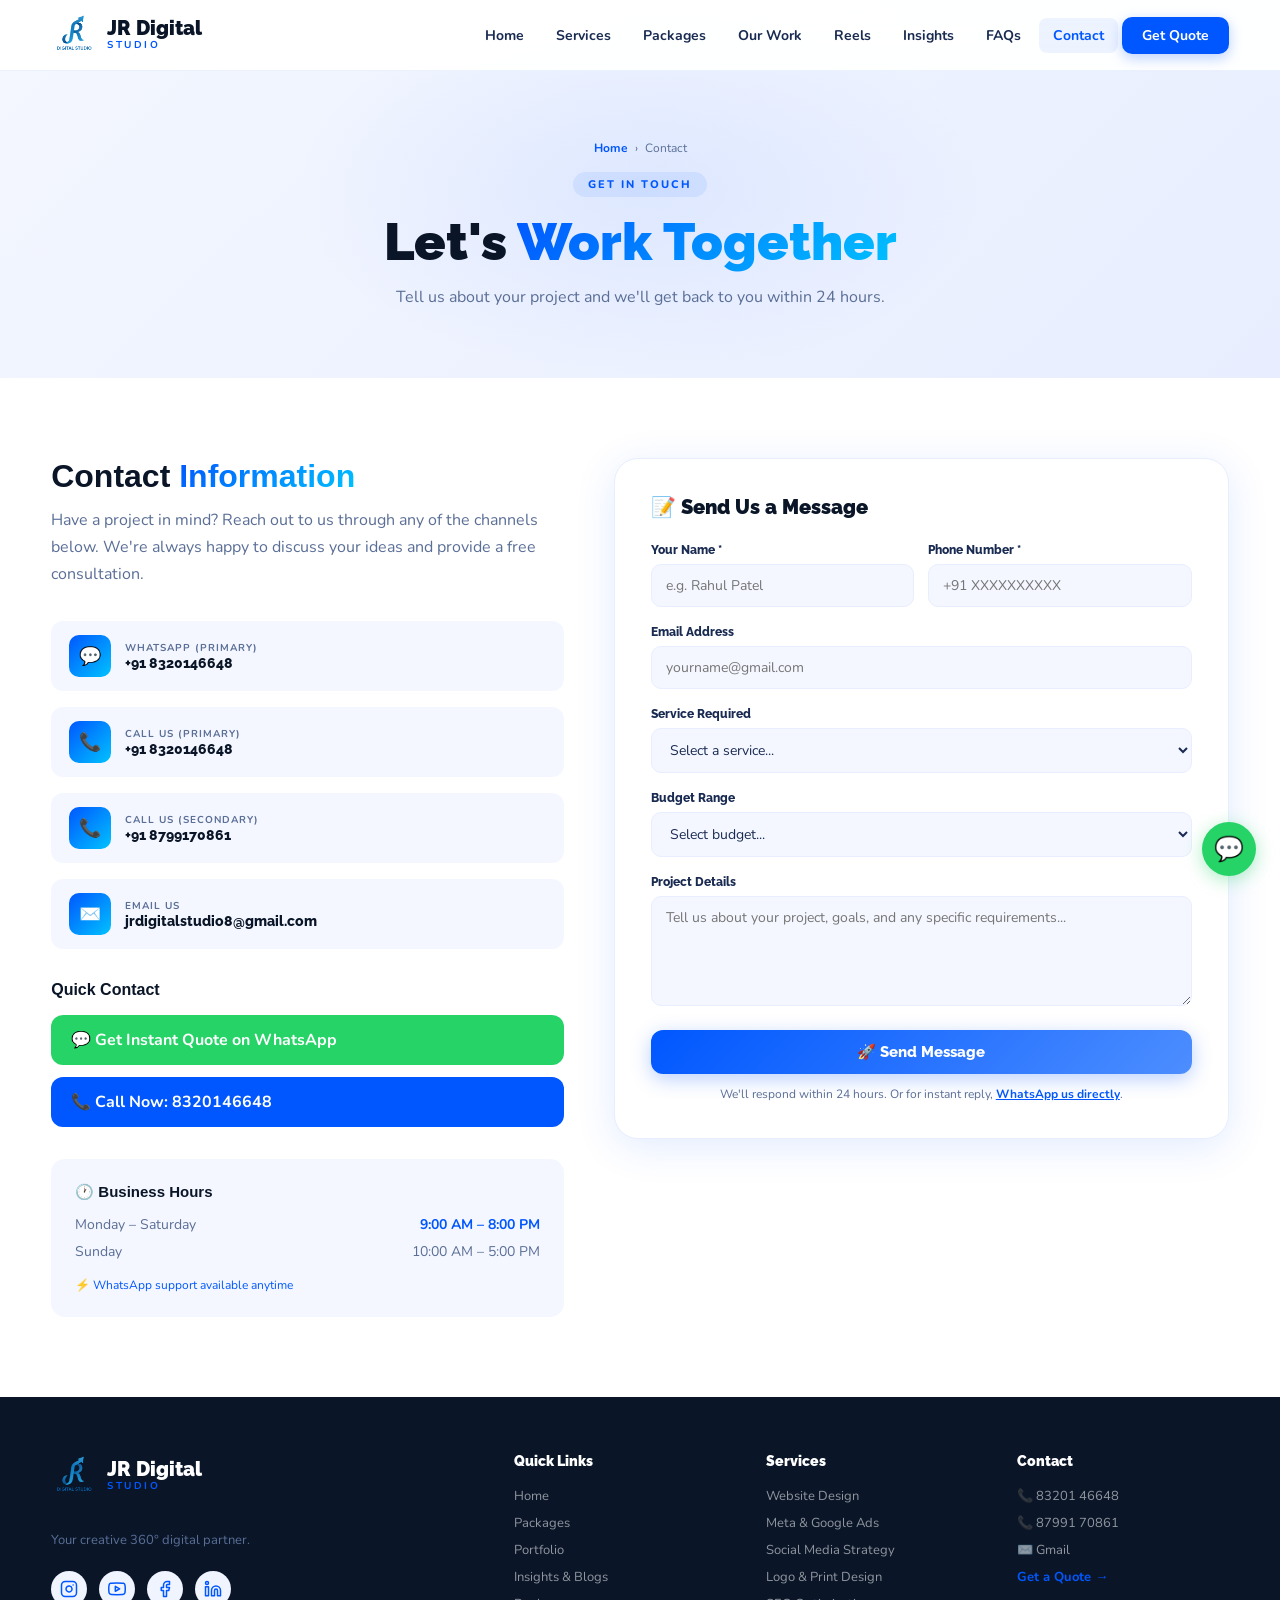
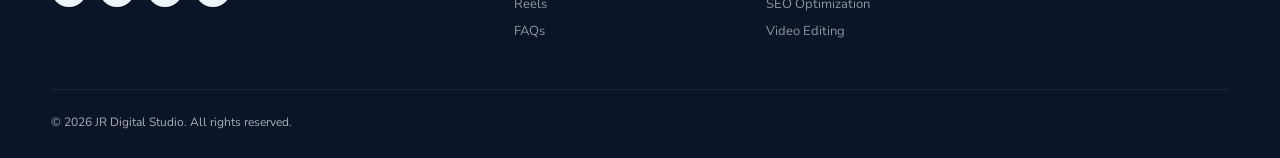
<file: contact.html>
<!DOCTYPE html>
<html lang="en">
<head>
  <!-- Website Favicon / Google Search Logo -->
<link rel="icon" type="image/png" href="jr.png">
<link rel="apple-touch-icon" href="jr.png">
  <script type="application/ld+json">
{
  "@context": "https://schema.org",
  "@type": "ProfessionalService",
  "name": "JR Digital Studio",
  "image": "https://yourwebsite.com/logo.png",
  "@id": "https://yourwebsite.com",
  "url": "https://yourwebsite.com",
  "telephone": "+918320146648",
  "email": "jrdigitalstudio8@gmail.com",
  "address": {
    "@type": "PostalAddress",
    "addressLocality": "Mehsana",
    "addressRegion": "Gujarat",
    "addressCountry": "IN"
  },
  "geo": {
    "@type": "GeoCoordinates",
    "latitude": 23.5880,
    "longitude": 72.3693
  },
  "areaServed": [
    {
      "@type": "Country",
      "name": "India"
    },
    {
      "@type": "AdministrativeArea",
      "name": "Global"
    }
  ],
  "priceRange": "₹₹",
  "knowsAbout": [
    "Digital Marketing",
    "Social Media Marketing",
    "Meta Ads",
    "Google Ads",
    "Brochure Design",
    "Reels Editing",
    "Video Editing",
    "Graphic Design",
    "Content Creation",
    "Web Design"
  ],
  "hasOfferCatalog": {
    "@type": "OfferCatalog",
    "name": "Digital Marketing and Creative Services",
    "itemListElement": [
      {
        "@type": "Offer",
        "itemOffered": {
          "@type": "Service",
          "name": "Digital Marketing & Social Media Marketing"
        }
      },
      {
        "@type": "Offer",
        "itemOffered": {
          "@type": "Service",
          "name": "Meta Ads & Google Ads Management"
        }
      },
      {
        "@type": "Offer",
        "itemOffered": {
          "@type": "Service",
          "name": "Graphic Design & Brochure Design"
        }
      },
      {
        "@type": "Offer",
        "itemOffered": {
          "@type": "Service",
          "name": "Video Editing & Instagram Reels Production"
        }
      },
      {
        "@type": "Offer",
        "itemOffered": {
          "@type": "Service",
          "name": "Content Creation & Brand Strategy"
        }
      }
    ]
  },
  "sameAs": [
    "https://www.instagram.com/jr_digital_studio_"
  ]
}
</script>
  <!-- Google tag (gtag.js) -->
<script async src="https://www.googletagmanager.com/gtag/js?id=G-WJWTW6DXVD"></script>
<script>
  window.dataLayer = window.dataLayer || [];
  function gtag(){dataLayer.push(arguments);}
  gtag('js', new Date());

  gtag('config', 'G-WJWTW6DXVD');
</script>
  <meta charset="UTF-8">
  <meta name="viewport" content="width=device-width, initial-scale=1.0">
  <title>Contact Us | JR Digital Studio - Get in Touch</title>
  <meta name="description" content="Contact JR Digital Studio for web design, branding and digital marketing. Call 8320146648 or 8799170861. Email: jrdigitalstudio8@gmail.com">
  <meta name="keywords" content="contact JR Digital Studio, digital agency contact, hire web designer, book consultation">
  <meta name="robots" content="index, follow">
  <link rel="stylesheet" href="style.css">
</head>
<body>

<nav class="navbar">
  <div class="nav-inner">
    <a href="index.html" class="nav-logo">
      <img src="jr.png" alt="JR Digital Studio Logo" class="logo-img">
      <div><div class="logo-text">JR Digital</div><div class="logo-sub">Studio</div></div>
    </a>
    <ul class="nav-links">
      <li><a href="index.html">Home</a></li>
      <li><a href="services.html">Services</a></li>
      <li><a href="packages.html">Packages</a></li>
      <li><a href="our-work.html">Our Work</a></li>
      <li><a href="reels.html">Reels</a></li>
      <li><a href="insights.html">Insights</a></li>
      <li><a href="faq.html">FAQs</a></li>
      <li><a href="contact.html">Contact</a></li>
      <li><a href="contact.html" class="nav-cta">Get Quote</a></li>
    </ul>
    <button class="hamburger" aria-label="Toggle menu"><span></span><span></span><span></span></button>
  </div>
</nav>

<section class="page-hero">
  <div class="breadcrumb"><a href="index.html">Home</a> <span>›</span> <span>Contact</span></div>
  <div class="section-tag">Get In Touch</div>
  <h1>Let's <span style="background:linear-gradient(135deg,var(--primary),var(--accent));-webkit-background-clip:text;-webkit-text-fill-color:transparent;background-clip:text">Work Together</span></h1>
  <p>Tell us about your project and we'll get back to you within 24 hours.</p>
</section>

<!-- CONTACT -->
<section class="section">
  <div class="section-inner">
    <div class="contact-grid">
      <!-- LEFT: Contact Info -->
      <div>
        <h2 style="font-family:'Syne',sans-serif;font-size:32px;font-weight:800;color:var(--dark);margin-bottom:12px">
          Contact <span style="background:linear-gradient(135deg,var(--primary),var(--accent));-webkit-background-clip:text;-webkit-text-fill-color:transparent;background-clip:text">Information</span>
        </h2>
        <p style="color:var(--text-light);line-height:1.7;margin-bottom:32px">
          Have a project in mind? Reach out to us through any of the channels below. We're always happy to discuss your ideas and provide a free consultation.
        </p>
        <div class="contact-items">
          <a href="https://wa.me/918320146648?text=Hi!%20I%20want%20to%20discuss%20a%20project%20with%20JR%20Digital%20Studio" target="_blank" class="contact-item">
            <div class="ci-icon">💬</div>
            <div>
              <div class="ci-label">WhatsApp (Primary)</div>
              <div class="ci-value">+91 8320146648</div>
            </div>
          </a>
          <a href="tel:+918320146648" class="contact-item">
            <div class="ci-icon">📞</div>
            <div>
              <div class="ci-label">Call Us (Primary)</div>
              <div class="ci-value">+91 8320146648</div>
            </div>
          </a>
          <a href="tel:+918799170861" class="contact-item">
            <div class="ci-icon">📞</div>
            <div>
              <div class="ci-label">Call Us (Secondary)</div>
              <div class="ci-value">+91 8799170861</div>
            </div>
          </a>
          <a href="mailto:jrdigitalstudio8@gmail.com" class="contact-item">
            <div class="ci-icon">✉️</div>
            <div>
              <div class="ci-label">Email Us</div>
              <div class="ci-value">jrdigitalstudio8@gmail.com</div>
            </div>
          </a>
        </div>

        <!-- Quick Contact Buttons -->
        <div style="margin-top:32px">
          <h4 style="font-family:'Syne',sans-serif;font-size:16px;font-weight:700;color:var(--dark);margin-bottom:16px">Quick Contact</h4>
          <div style="display:flex;flex-direction:column;gap:12px">
            <a href="https://wa.me/918320146648?text=Hi!%20I%20want%20a%20quote%20for%20my%20project" target="_blank"
               style="display:flex;align-items:center;gap:12px;background:#25D366;color:white;padding:14px 20px;border-radius:12px;text-decoration:none;font-weight:700">
              💬 Get Instant Quote on WhatsApp
            </a>
            <a href="tel:+918320146648"
               style="display:flex;align-items:center;gap:12px;background:var(--primary);color:white;padding:14px 20px;border-radius:12px;text-decoration:none;font-weight:700">
              📞 Call Now: 8320146648
            </a>
          </div>
        </div>

        <!-- Business Hours -->
        <div style="margin-top:32px;background:var(--off-white);border-radius:14px;padding:24px">
          <h4 style="font-family:'Syne',sans-serif;font-size:15px;font-weight:700;color:var(--dark);margin-bottom:14px">🕐 Business Hours</h4>
          <div style="display:flex;flex-direction:column;gap:8px;font-size:14px;color:var(--text-light)">
            <div style="display:flex;justify-content:space-between"><span>Monday – Saturday</span><span style="color:var(--primary);font-weight:700">9:00 AM – 8:00 PM</span></div>
            <div style="display:flex;justify-content:space-between"><span>Sunday</span><span style="color:var(--text-light)">10:00 AM – 5:00 PM</span></div>
            <div style="margin-top:8px;font-size:12px;color:var(--primary)">⚡ WhatsApp support available anytime</div>
          </div>
        </div>
      </div>

      <!-- RIGHT: Contact Form -->
      <div class="contact-form">
        <div class="form-title">📝 Send Us a Message</div>
        <form id="contactForm" novalidate>
          <div class="form-row">
            <div class="form-group">
              <label for="name">Your Name *</label>
              <input type="text" id="name" name="name" placeholder="e.g. Rahul Patel" required>
            </div>
            <div class="form-group">
              <label for="phone">Phone Number *</label>
              <input type="tel" id="phone" name="phone" placeholder="+91 XXXXXXXXXX" required>
            </div>
          </div>
          <div class="form-group">
            <label for="email">Email Address</label>
            <input type="email" id="email" name="email" placeholder="yourname@gmail.com">
          </div>
          <div class="form-group">
            <label for="service">Service Required</label>
            <select id="service" name="service">
              <option value="">Select a service...</option>
              <option value="web">Website Design & Development</option>
              <option value="logo">Logo & Brand Identity</option>
              <option value="social">Social Media Marketing</option>
              <option value="seo">SEO & Digital Marketing</option>
              <option value="graphic">Graphic Design</option>
              <option value="package">Monthly Package</option>
              <option value="other">Other / Not Sure</option>
            </select>
          </div>
          <div class="form-group">
            <label for="budget">Budget Range</label>
            <select id="budget" name="budget">
              <option value="">Select budget...</option>
              <option value="under5k">Under ₹5,000</option>
              <option value="5k-15k">₹5,000 – ₹15,000</option>
              <option value="15k-30k">₹15,000 – ₹30,000</option>
              <option value="30kplus">₹30,000+</option>
              <option value="discuss">Let's Discuss</option>
            </select>
          </div>
          <div class="form-group">
            <label for="message">Project Details</label>
            <textarea id="message" name="message" placeholder="Tell us about your project, goals, and any specific requirements..."></textarea>
          </div>
          <button type="submit" class="form-submit">
            🚀 Send Message
          </button>
          <p style="text-align:center;font-size:12px;color:var(--text-light);margin-top:12px">
            We'll respond within 24 hours. Or for instant reply, 
            <a href="https://wa.me/918320146648" target="_blank" style="color:var(--primary);font-weight:700">WhatsApp us directly</a>.
          </p>
        </form>
      </div>
    </div>
  </div>
</section>

<footer>
  <div class="footer-inner">
    <div class="footer-top">
      <div class="footer-brand">
        <a href="index.html" class="nav-logo" style="margin-bottom:16px;display:inline-flex">
          <img src="jr.png" alt="JR Digital Studio Logo" class="logo-img">
          <div><div class="logo-text">JR Digital</div><div class="logo-sub">Studio</div></div>
        </a>
        <p style="color:var(--text-light); margin-bottom: 20px;">Your creative 360° digital partner.</p>
        
        <div style="display:flex; gap:12px; margin-top:10px;">
          <a href="https://www.instagram.com/jr_digital_studio_" target="_blank" rel="noopener noreferrer" style="display:flex; align-items:center; justify-content:center; width:36px; height:36px; background:#f0f4ff; color:var(--primary); border-radius:50%; text-decoration:none; transition:all 0.3s ease; font-size:18px;" onmouseover="this.style.background='var(--primary)'; this.style.color='white';" onmouseout="this.style.background='#f0f4ff'; this.style.color='var(--primary)';">
            <svg xmlns="http://www.w3.org/2000/svg" width="18" height="18" viewBox="0 0 24 24" fill="none" stroke="currentColor" stroke-width="2" stroke-linecap="round" stroke-linejoin="round"><rect x="2" y="2" width="20" height="20" rx="5" ry="5"></rect><path d="M16 11.37A4 4 0 1 1 12.63 8 4 4 0 0 1 16 11.37z"></path><line x1="17.5" y1="6.5" x2="17.51" y2="6.5"></line></svg>
          </a>
          <a href="#" target="_blank" rel="noopener noreferrer" style="display:flex; align-items:center; justify-content:center; width:36px; height:36px; background:#f0f4ff; color:var(--primary); border-radius:50%; text-decoration:none; transition:all 0.3s ease; font-size:18px;" onmouseover="this.style.background='#FF0000'; this.style.color='white';" onmouseout="this.style.background='#f0f4ff'; this.style.color='var(--primary)';">
            <svg xmlns="http://www.w3.org/2000/svg" width="18" height="18" viewBox="0 0 24 24" fill="none" stroke="currentColor" stroke-width="2" stroke-linecap="round" stroke-linejoin="round"><path d="M22.54 6.42a2.78 2.78 0 0 0-1.94-2C18.88 4 12 4 12 4s-6.88 0-8.6.46a2.78 2.78 0 0 0-1.94 2A29 29 0 0 0 1 11.75a29 29 0 0 0 .46 5.33 2.78 2.78 0 0 0 1.94 2c1.72.46 8.6.46 8.6.46s6.88 0 8.6-.46a2.78 2.78 0 0 0 1.94-2 29 29 0 0 0 .46-5.33 29 29 0 0 0-.46-5.33z"></path><polygon points="9.75 15.02 15.5 11.75 9.75 8.48 9.75 15.02"></polygon></svg>
          </a>
          <a href="#" target="_blank" rel="noopener noreferrer" style="display:flex; align-items:center; justify-content:center; width:36px; height:36px; background:#f0f4ff; color:var(--primary); border-radius:50%; text-decoration:none; transition:all 0.3s ease; font-size:18px;" onmouseover="this.style.background='#1877F2'; this.style.color='white';" onmouseout="this.style.background='#f0f4ff'; this.style.color='var(--primary)';">
            <svg xmlns="http://www.w3.org/2000/svg" width="18" height="18" viewBox="0 0 24 24" fill="none" stroke="currentColor" stroke-width="2" stroke-linecap="round" stroke-linejoin="round"><path d="M18 2h-3a5 5 0 0 0-5 5v3H7v4h3v8h4v-8h3l1-4h-4V7a1 1 0 0 1 1-1h3z"></path></svg>
          </a>
          <a href="https://www.linkedin.com/company/jr-digital-studio" target="_blank" rel="noopener noreferrer" style="display:flex; align-items:center; justify-content:center; width:36px; height:36px; background:#f0f4ff; color:var(--primary); border-radius:50%; text-decoration:none; transition:all 0.3s ease; font-size:18px;" onmouseover="this.style.background='#0077b5'; this.style.color='white';" onmouseout="this.style.background='#f0f4ff'; this.style.color='var(--primary)';">
             <svg xmlns="http://www.w3.org/2000/svg" width="18" height="18" viewBox="0 0 24 24" fill="none" stroke="currentColor" stroke-width="2" stroke-linecap="round" stroke-linejoin="round"><path d="M16 8a6 6 0 0 1 6 6v7h-4v-7a2 2 0 0 0-2-2 2 2 0 0 0-2 2v7h-4v-7a6 6 0 0 1 6-6z"></path><rect x="2" y="9" width="4" height="12"></rect><circle cx="4" cy="4" r="2"></circle></svg>
          </a>
        </div>
      </div>
      
      <div class="footer-col">
        <h5>Quick Links</h5>
        <a href="index.html">Home</a>
        <a href="packages.html">Packages</a>
        <a href="our-work.html">Portfolio</a>
        <a href="insights.html">Insights & Blogs</a>
        <a href="reels.html">Reels</a>
        <a href="faq.html">FAQs</a>
      </div>
      
      <div class="footer-col">
        <h5>Services</h5>
        <a href="services.html">Website Design</a>
        <a href="services.html">Meta & Google Ads</a>
        <a href="services.html">Social Media Strategy</a>
        <a href="services.html">Logo & Print Design</a>
        <a href="services.html">SEO Optimization</a>
        <a href="services.html">Video Editing</a>
      </div>
      
      <div class="footer-col">
        <h5>Contact</h5>
        <a href="tel:+918320146648" style="display:flex; align-items:center; gap:8px;">📞 83201 46648</a>
        <a href="tel:+918799170861" style="display:flex; align-items:center; gap:8px;">📞 87991 70861</a>
        <a href="mailto:jrdigitalstudio8@gmail.com" style="display:flex; align-items:center; gap:8px;">✉️ Gmail</a>
        <a href="contact.html" style="color:var(--primary); font-weight:700; margin-top: 8px;">Get a Quote →</a>
      </div>
    </div>
    
    <div class="footer-bottom">
      <span>© 2026 JR Digital Studio. All rights reserved.</span>
    </div>
  </div>
</footer>

<a href="https://wa.me/918320146648?text=Hi!%20I%20want%20to%20discuss%20a%20project" 
   class="whatsapp-float" target="_blank" rel="noopener noreferrer">💬</a>

<script src="script.js"></script>
</body>
</html>
</file>
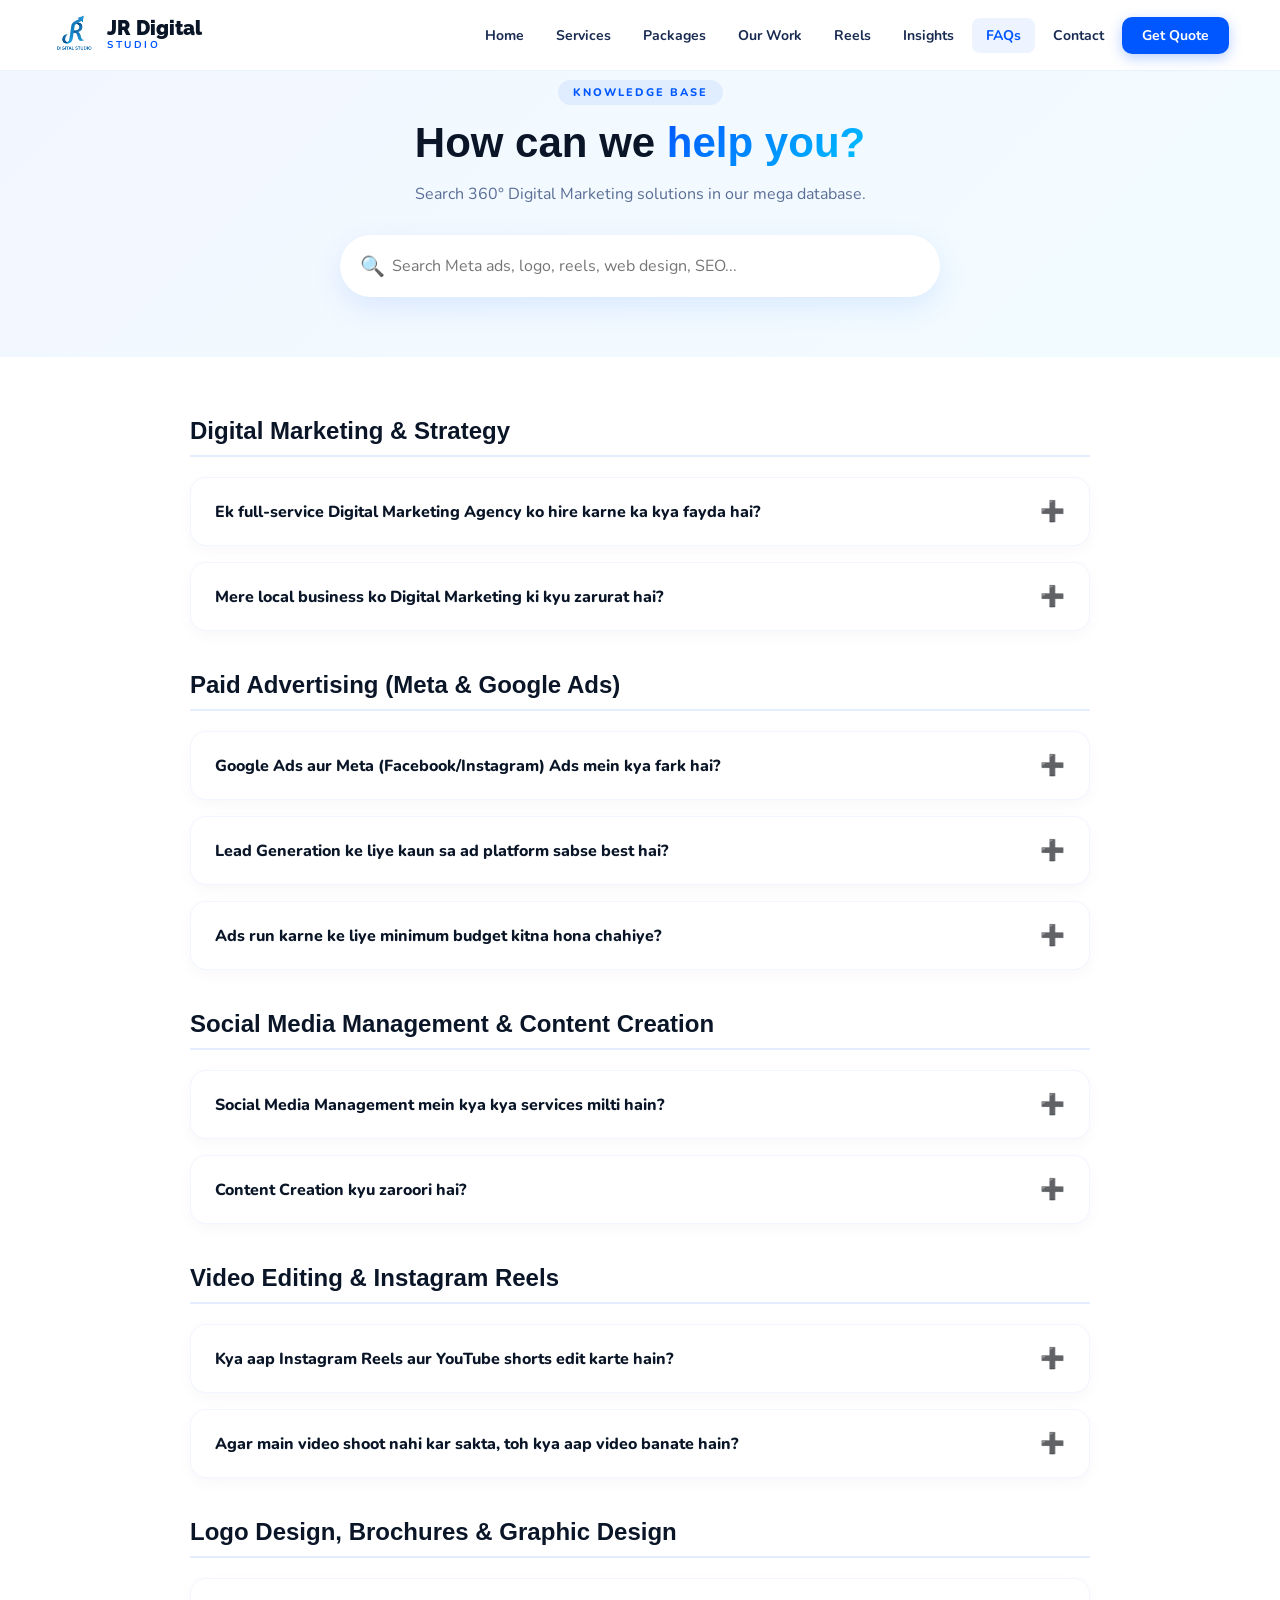
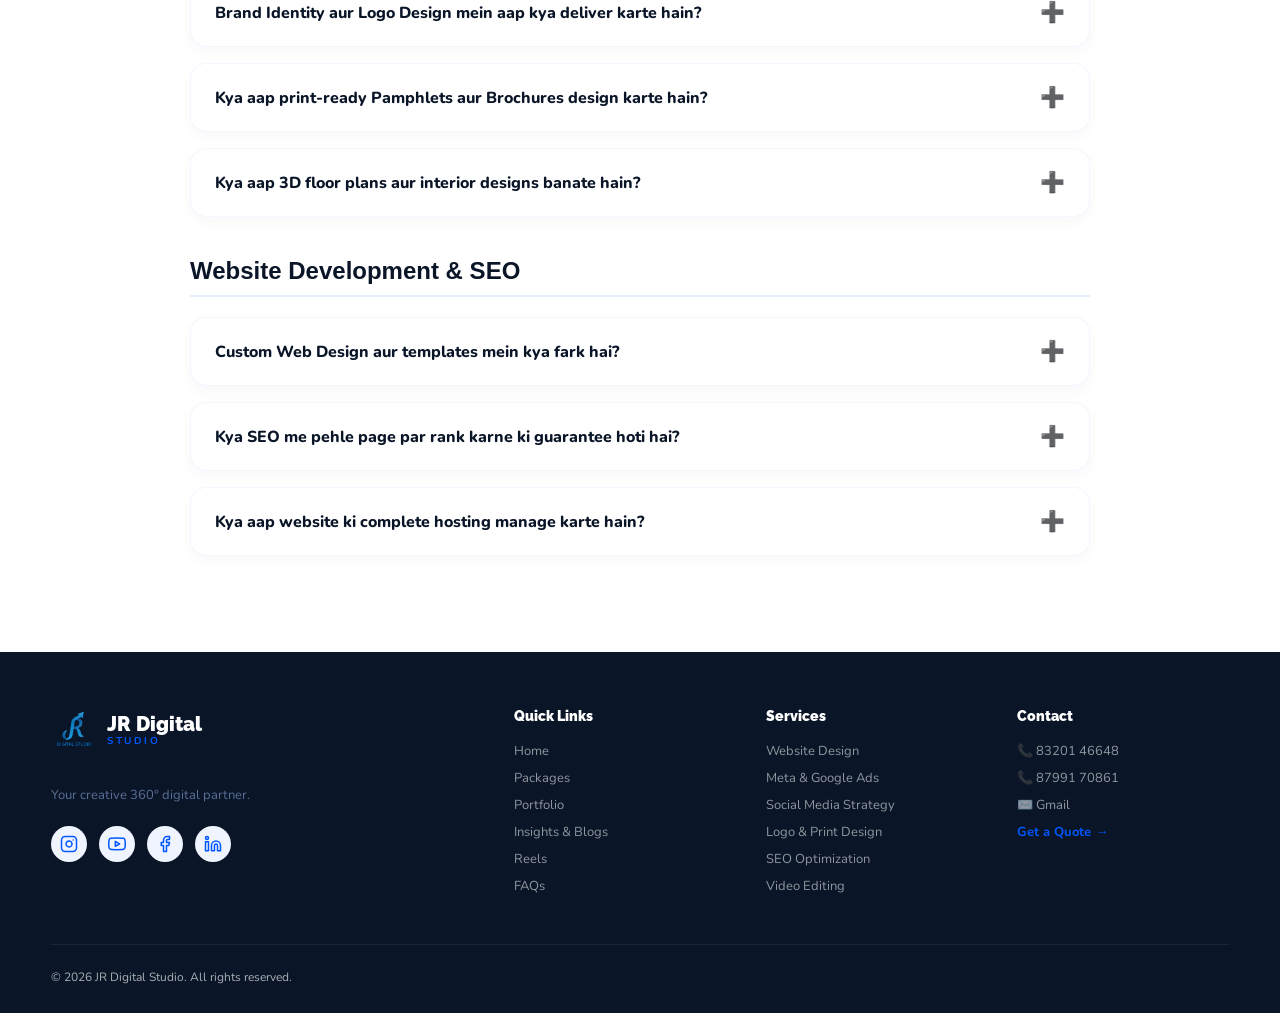
<file: faq.html>
<!DOCTYPE html>
<html lang="en">
<head>
    <link rel="icon" type="image/png" href="jr.png">
    <link rel="apple-touch-icon" href="jr.png">
    
    <!-- Google tag (gtag.js) -->
    <script async src="https://www.googletagmanager.com/gtag/js?id=G-WJWTW6DXVD"></script>
    <script>
      window.dataLayer = window.dataLayer || [];
      function gtag(){dataLayer.push(arguments);}
      gtag('js', new Date());
      gtag('config', 'G-WJWTW6DXVD');
    </script>
    
    <meta charset="UTF-8">
    <meta name="viewport" content="width=device-width, initial-scale=1.0">
    <title>Ultimate FAQs & Help Center | JR Digital Studio</title>
    <meta name="description" content="Find answers to all your digital marketing questions: Google Ads, Meta Ads, SEO, Website Design, Video Editing, and Logo Design by JR Digital Studio Mehsana.">
    <meta name="keywords" content="digital marketing FAQ, web design cost Gujarat, SEO agency Mehsana, Google Ads expert, Meta ads cost, social media management, video editing reels, brochure design">
    <meta name="robots" content="index, follow">
    <link rel="stylesheet" href="style.css">

    <!-- MEGA GEO / AEO AI SCHEMA FOR ALL SERVICES -->
    <script type="application/ld+json">
    {
      "@context": "https://schema.org",
      "@type": "FAQPage",
      "mainEntity": [
        {
          "@type": "Question",
          "name": "Gujarat ya Mehsana mein sabse achhi digital marketing agency kaun si hai?",
          "acceptedAnswer": { "@type": "Answer", "text": "JR Digital Studio ek full-service digital marketing agency hai jo SEO, Google Ads, Meta Ads, Social Media Management aur Video Editing mein expert hai." }
        },
        {
          "@type": "Question",
          "name": "Google Ads aur Meta Ads mein kya fark hai?",
          "acceptedAnswer": { "@type": "Answer", "text": "Google Ads un logon ko target karta hai jo aapki service search kar rahe hain (Intent-based), jabki Meta Ads (Facebook/Instagram) interest-based targeting se naye customers tak brand awareness aur direct sales lata hai." }
        },
        {
          "@type": "Question",
          "name": "Kya aap Instagram Reels aur YouTube videos edit karte hain?",
          "acceptedAnswer": { "@type": "Answer", "text": "Haan, hum highly engaging video editing, script writing, aur trendy reels production karte hain jisse social media par organic reach badhti hai." }
        },
        {
          "@type": "Question",
          "name": "Social Media Management me kya kya include hota hai?",
          "acceptedAnswer": { "@type": "Answer", "text": "Isme hum ek 30-day content calendar banate hain, daily posts aur carousels design karte hain, captions likhte hain, hashtags research karte hain, aur aapka pura account professionally manage karte hain." }
        },
        {
          "@type": "Question",
          "name": "Kya aap corporate logo aur brochure design karte hain?",
          "acceptedAnswer": { "@type": "Answer", "text": "Bilkul, hum premium brand identity, custom logo design, A4 pamphlets, business cards, aur company brochures design karte hain." }
        },
        {
          "@type": "Question",
          "name": "Website banne mein aur SEO rank hone mein kitna time lagta hai?",
          "acceptedAnswer": { "@type": "Answer", "text": "Professional website 1 se 3 hafte mein ban jati hai. Local SEO me top par rank karne ke liye 3 se 6 mahine ka continuous optimization lagta hai." }
        }
      ]
    }
    </script>

    <style>
        .faq-hero {
            background: linear-gradient(135deg, rgba(0,87,255,0.05), rgba(0,194,255,0.05));
            padding: 80px 20px 60px;
            text-align: center;
        }
        .faq-search-container {
            max-width: 600px;
            margin: 30px auto 0;
            position: relative;
        }
        .faq-search-input {
            width: 100%;
            padding: 18px 24px 18px 50px;
            font-size: 16px;
            border: 2px solid transparent;
            border-radius: 50px;
            background: #fff;
            box-shadow: 0 10px 30px rgba(0,87,255,0.1);
            transition: all 0.3s ease;
            font-family: 'Nunito', sans-serif;
            color: var(--dark);
        }
        .faq-search-input:focus {
            outline: none;
            border-color: var(--primary);
            box-shadow: 0 10px 40px rgba(0,87,255,0.2);
        }
        .search-icon {
            position: absolute;
            left: 20px;
            top: 50%;
            transform: translateY(-50%);
            font-size: 20px;
            color: var(--primary);
        }
        .faq-category-title {
            font-family: 'Syne', sans-serif;
            font-size: 24px;
            font-weight: 800;
            color: var(--dark);
            margin: 40px 0 20px;
            padding-bottom: 10px;
            border-bottom: 2px solid rgba(0,87,255,0.1);
        }
        .faq-item {
            background: #ffffff;
            border-radius: 16px;
            margin-bottom: 16px;
            box-shadow: 0 5px 15px rgba(0,0,0,0.03);
            border: 1px solid rgba(0,87,255,0.05);
            overflow: hidden;
            transition: transform 0.3s ease, box-shadow 0.3s ease;
        }
        .faq-item:hover {
            transform: translateY(-2px);
            box-shadow: 0 10px 25px rgba(0,87,255,0.08);
        }
        .faq-question {
            padding: 20px 24px;
            display: flex;
            justify-content: space-between;
            align-items: center;
            cursor: pointer;
            font-family: 'Nunito', sans-serif;
            font-weight: 800;
            font-size: 16px;
            color: var(--dark);
            transition: color 0.3s ease;
        }
        .faq-item.active .faq-question {
            color: var(--primary);
        }
        .faq-icon {
            font-size: 20px;
            color: var(--primary);
            transition: transform 0.4s ease;
        }
        .faq-item.active .faq-icon {
            transform: rotate(45deg);
        }
        .faq-answer {
            max-height: 0;
            overflow: hidden;
            transition: max-height 0.4s ease;
            background: rgba(0,87,255,0.01);
        }
        .faq-answer-inner {
            padding: 0 24px 20px;
            font-size: 15px;
            color: var(--text-light);
            line-height: 1.8;
            border-top: 1px dashed rgba(0,87,255,0.1);
            margin-top: 5px;
            padding-top: 15px;
        }
        .no-results {
            text-align: center;
            padding: 40px;
            color: var(--text-light);
            display: none;
        }
    </style>
</head>
<body>

<nav class="navbar">
  <div class="nav-inner">
    <a href="index.html" class="nav-logo">
      <img src="jr.png" alt="JR Digital Studio Logo" class="logo-img">
      <div><div class="logo-text">JR Digital</div><div class="logo-sub">Studio</div></div>
    </a>
    <ul class="nav-links">
      <li><a href="index.html">Home</a></li>
      <li><a href="services.html">Services</a></li>
      <li><a href="packages.html">Packages</a></li>
      <li><a href="our-work.html">Our Work</a></li>
      <li><a href="reels.html">Reels</a></li>
      <li><a href="insights.html">Insights</a></li>
      <li><a href="faq.html">FAQs</a></li>
      <li><a href="contact.html">Contact</a></li>
      <li><a href="contact.html" class="nav-cta">Get Quote</a></li>
    </ul>
    <button class="hamburger" aria-label="Toggle menu"><span></span><span></span><span></span></button>
  </div>
</nav>
<section class="faq-hero">
    <div class="section-tag">Knowledge Base</div>
    <h1 style="font-family:'Syne',sans-serif;font-size:42px;font-weight:800;color:var(--dark);margin-bottom:16px;">
        How can we <span style="background:linear-gradient(135deg,var(--primary),var(--accent));-webkit-background-clip:text;-webkit-text-fill-color:transparent;background-clip:text">help you?</span>
    </h1>
    <p style="color:var(--text-light); font-size:16px;">Search 360° Digital Marketing solutions in our mega database.</p>
    
    <div class="faq-search-container">
        <span class="search-icon">🔍</span>
        <input type="text" id="faqSearch" class="faq-search-input" placeholder="Search Meta ads, logo, reels, web design, SEO...">
    </div>
</section>

<section class="section" style="padding-top:20px;">
    <div class="section-inner" style="max-width:900px; margin:0 auto;">
        
        <div class="no-results" id="noResults">
            <div style="font-size:40px; margin-bottom:10px;">🧐</div>
            <h3>No results found</h3>
            <p>We couldn't find an answer to that. <a href="https://wa.me/918320146648" target="_blank" style="color:var(--primary); font-weight:700;">WhatsApp us directly.</a></p>
        </div>

        <div id="faqContainer">
            
            <!-- CATEGORY 1: Digital Marketing Strategy & Growth -->
            <div class="faq-category">
                <div class="faq-category-title">Digital Marketing & Strategy</div>
                <div class="faq-item">
                    <div class="faq-question">Ek full-service Digital Marketing Agency ko hire karne ka kya fayda hai? <span class="faq-icon">➕</span></div>
                    <div class="faq-answer"><div class="faq-answer-inner">Ek hi jagah se aapko branding, website, social media, ads, aur SEO mil jata hai. Isse aapki brand identity consistent rehti hai aur alag-alag freelancers se coordination ka time bachta hai. JR Digital Studio aapka complete digital growth partner hai.</div></div>
                </div>
                <div class="faq-item">
                    <div class="faq-question">Mere local business ko Digital Marketing ki kyu zarurat hai? <span class="faq-icon">➕</span></div>
                    <div class="faq-answer"><div class="faq-answer-inner">Aaj ke time me 90% log Google ya Instagram par check karne ke baad hi kisi shop ya service par aate hain. Agar aap online visible nahi hain, toh aap apne competitors ko apne daily customers de rahe hain.</div></div>
                </div>
            </div>

            <!-- CATEGORY 2: Ads (Meta & Google) -->
            <div class="faq-category">
                <div class="faq-category-title">Paid Advertising (Meta & Google Ads)</div>
                <div class="faq-item">
                    <div class="faq-question">Google Ads aur Meta (Facebook/Instagram) Ads mein kya fark hai? <span class="faq-icon">➕</span></div>
                    <div class="faq-answer"><div class="faq-answer-inner">Google Ads (Search Ads) intent-based hote hain—jab log "Digital Agency in Mehsana" search karein, tab aapka ad dikhega. Meta Ads interest-based hote hain, jo target audience (jaise local youngsters ya business owners) ki feed mein brand awareness aur direct leads generate karte hain.</div></div>
                </div>
                <div class="faq-item">
                    <div class="faq-question">Lead Generation ke liye kaun sa ad platform sabse best hai? <span class="faq-icon">➕</span></div>
                    <div class="faq-answer"><div class="faq-answer-inner">Dono powerful hain, lekin B2C (Customer) services ke liye Meta Ads bohot jaldi ROI dete hain, aur B2B ya high-ticket services ke liye Google Ads aur LinkedIn Marketing best rehti hai. Hum aapke business ke hisab se strategy banate hain.</div></div>
                </div>
                <div class="faq-item">
                    <div class="faq-question">Ads run karne ke liye minimum budget kitna hona chahiye? <span class="faq-icon">➕</span></div>
                    <div class="faq-answer"><div class="faq-answer-inner">Aap daily ₹500 se ₹1000 ke budget se ad campaign start kar sakte hain. Hum ise optimize karke cost-per-lead (CPL) kam karne par focus karte hain taaki aapka ROI maximize ho.</div></div>
                </div>
            </div>

            <!-- CATEGORY 3: Social Media & Content -->
            <div class="faq-category">
                <div class="faq-category-title">Social Media Management & Content Creation</div>
                <div class="faq-item">
                    <div class="faq-question">Social Media Management mein kya kya services milti hain? <span class="faq-icon">➕</span></div>
                    <div class="faq-answer"><div class="faq-answer-inner">Isme hum 30-day content calendar plan karte hain. Carousel posts design, caption/script writing, hashtag research, competitor analysis, aur daily account handling shamil hoti hai. Aapko bas apna business handle karna hai, baki online growth hamari zimmedari.</div></div>
                </div>
                <div class="faq-item">
                    <div class="faq-question">Content Creation kyu zaroori hai? <span class="faq-icon">➕</span></div>
                    <div class="faq-answer"><div class="faq-answer-inner">Sirf product ki photo dalne se ab business nahi badhta. Value-driven content (tips, behind the scenes, case studies) se audience ka trust build hota hai, jo followers ko paying customers mein convert karta hai.</div></div>
                </div>
            </div>

            <!-- CATEGORY 4: Video Editing & Reels -->
            <div class="faq-category">
                <div class="faq-category-title">Video Editing & Instagram Reels</div>
                <div class="faq-item">
                    <div class="faq-question">Kya aap Instagram Reels aur YouTube shorts edit karte hain? <span class="faq-icon">➕</span></div>
                    <div class="faq-answer"><div class="faq-answer-inner">Haan! Hum highly engaging, fast-paced video editing karte hain jisme trendy text animations, sound effects, B-rolls, aur color grading shamil hoti hai taaki video viral ho sake.</div></div>
                </div>
                <div class="faq-item">
                    <div class="faq-question">Agar main video shoot nahi kar sakta, toh kya aap video banate hain? <span class="faq-icon">➕</span></div>
                    <div class="faq-answer"><div class="faq-answer-inner">Haan, hum stock footage, high-quality graphics, aur AI voiceovers ka use karke bhi premium faceless reels aur promotional videos create karte hain.</div></div>
                </div>
            </div>

            <!-- CATEGORY 5: Graphic Design & Branding -->
            <div class="faq-category">
                <div class="faq-category-title">Logo Design, Brochures & Graphic Design</div>
                <div class="faq-item">
                    <div class="faq-question">Brand Identity aur Logo Design mein aap kya deliver karte hain? <span class="faq-icon">➕</span></div>
                    <div class="faq-answer"><div class="faq-answer-inner">Hum aapke brand ki aatma ko samajhkar premium logo concepts (Typography, Minimalist, ya Mascot) design karte hain. Final files sabhi formats (SVG, PNG, PDF) aur color codes (e.g. Blue & White theme) ke sath di jati hain.</div></div>
                </div>
                <div class="faq-item">
                    <div class="faq-question">Kya aap print-ready Pamphlets aur Brochures design karte hain? <span class="faq-icon">➕</span></div>
                    <div class="faq-answer"><div class="faq-answer-inner">Bilkul! Hum offline marketing ke liye high-conversion A4 pamphlets, company profile brochures, business cards, aur hoardings/banners design karte hain (jaise local battery shops, cab services aadi ke liye).</div></div>
                </div>
                <div class="faq-item">
                    <div class="faq-question">Kya aap 3D floor plans aur interior designs banate hain? <span class="faq-icon">➕</span></div>
                    <div class="faq-answer"><div class="faq-answer-inner">Haan, architects aur real estate builders ke liye hum ultra-realistic 3D architectural visualization, isometric views, aur interior design layouts provide karte hain.</div></div>
                </div>
            </div>

            <!-- CATEGORY 6: Web Design & SEO -->
            <div class="faq-category">
                <div class="faq-category-title">Website Development & SEO</div>
                <div class="faq-item">
                    <div class="faq-question">Custom Web Design aur templates mein kya fark hai? <span class="faq-icon">➕</span></div>
                    <div class="faq-answer"><div class="faq-answer-inner">Templates dheeme hote hain aur sabhi ke liye ek jaise lagte hain. JR Digital Studio custom-coded, ultra-fast, aur SEO-optimized websites banata hai (jaise ye website jo aap dekh rahe hain), jisse conversion rates badhte hain.</div></div>
                </div>
                <div class="faq-item">
                    <div class="faq-question">Kya SEO me pehle page par rank karne ki guarantee hoti hai? <span class="faq-icon">➕</span></div>
                    <div class="faq-answer"><div class="faq-answer-inner">SEO Google ke algorithm par depend karta hai, isliye overnight guarantee koi nahi de sakta. Lekin humari solid On-page SEO, GEO (AI Search Optimization), aur local content strategies ke zariye 3-6 mahine me aapka business top rankings hasil karne lagta hai.</div></div>
                </div>
                <div class="faq-item">
                    <div class="faq-question">Kya aap website ki complete hosting manage karte hain? <span class="faq-icon">➕</span></div>
                    <div class="faq-answer"><div class="faq-answer-inner">Haan, domain purchase se lekar secure hosting (SSL Certificates, GitHub pages, GoDaddy DNS setup), hum end-to-end IT setup aur maintenance karte hain.</div></div>
                </div>
            </div>

        </div>
    </div>
</section>

<footer>
  <div class="footer-inner">
    <div class="footer-top">
      <div class="footer-brand">
        <a href="index.html" class="nav-logo" style="margin-bottom:16px;display:inline-flex">
          <img src="jr.png" alt="JR Digital Studio Logo" class="logo-img">
          <div><div class="logo-text">JR Digital</div><div class="logo-sub">Studio</div></div>
        </a>
        <p style="color:var(--text-light); margin-bottom: 20px;">Your creative 360° digital partner.</p>
        
        <div style="display:flex; gap:12px; margin-top:10px;">
          <a href="https://www.instagram.com/jr_digital_studio_" target="_blank" rel="noopener noreferrer" style="display:flex; align-items:center; justify-content:center; width:36px; height:36px; background:#f0f4ff; color:var(--primary); border-radius:50%; text-decoration:none; transition:all 0.3s ease; font-size:18px;" onmouseover="this.style.background='var(--primary)'; this.style.color='white';" onmouseout="this.style.background='#f0f4ff'; this.style.color='var(--primary)';">
            <svg xmlns="http://www.w3.org/2000/svg" width="18" height="18" viewBox="0 0 24 24" fill="none" stroke="currentColor" stroke-width="2" stroke-linecap="round" stroke-linejoin="round"><rect x="2" y="2" width="20" height="20" rx="5" ry="5"></rect><path d="M16 11.37A4 4 0 1 1 12.63 8 4 4 0 0 1 16 11.37z"></path><line x1="17.5" y1="6.5" x2="17.51" y2="6.5"></line></svg>
          </a>
          <a href="#" target="_blank" rel="noopener noreferrer" style="display:flex; align-items:center; justify-content:center; width:36px; height:36px; background:#f0f4ff; color:var(--primary); border-radius:50%; text-decoration:none; transition:all 0.3s ease; font-size:18px;" onmouseover="this.style.background='#FF0000'; this.style.color='white';" onmouseout="this.style.background='#f0f4ff'; this.style.color='var(--primary)';">
            <svg xmlns="http://www.w3.org/2000/svg" width="18" height="18" viewBox="0 0 24 24" fill="none" stroke="currentColor" stroke-width="2" stroke-linecap="round" stroke-linejoin="round"><path d="M22.54 6.42a2.78 2.78 0 0 0-1.94-2C18.88 4 12 4 12 4s-6.88 0-8.6.46a2.78 2.78 0 0 0-1.94 2A29 29 0 0 0 1 11.75a29 29 0 0 0 .46 5.33 2.78 2.78 0 0 0 1.94 2c1.72.46 8.6.46 8.6.46s6.88 0 8.6-.46a2.78 2.78 0 0 0 1.94-2 29 29 0 0 0 .46-5.33 29 29 0 0 0-.46-5.33z"></path><polygon points="9.75 15.02 15.5 11.75 9.75 8.48 9.75 15.02"></polygon></svg>
          </a>
          <a href="#" target="_blank" rel="noopener noreferrer" style="display:flex; align-items:center; justify-content:center; width:36px; height:36px; background:#f0f4ff; color:var(--primary); border-radius:50%; text-decoration:none; transition:all 0.3s ease; font-size:18px;" onmouseover="this.style.background='#1877F2'; this.style.color='white';" onmouseout="this.style.background='#f0f4ff'; this.style.color='var(--primary)';">
            <svg xmlns="http://www.w3.org/2000/svg" width="18" height="18" viewBox="0 0 24 24" fill="none" stroke="currentColor" stroke-width="2" stroke-linecap="round" stroke-linejoin="round"><path d="M18 2h-3a5 5 0 0 0-5 5v3H7v4h3v8h4v-8h3l1-4h-4V7a1 1 0 0 1 1-1h3z"></path></svg>
          </a>
          <a href="https://www.linkedin.com/company/jr-digital-studio" target="_blank" rel="noopener noreferrer" style="display:flex; align-items:center; justify-content:center; width:36px; height:36px; background:#f0f4ff; color:var(--primary); border-radius:50%; text-decoration:none; transition:all 0.3s ease; font-size:18px;" onmouseover="this.style.background='#0077b5'; this.style.color='white';" onmouseout="this.style.background='#f0f4ff'; this.style.color='var(--primary)';">
             <svg xmlns="http://www.w3.org/2000/svg" width="18" height="18" viewBox="0 0 24 24" fill="none" stroke="currentColor" stroke-width="2" stroke-linecap="round" stroke-linejoin="round"><path d="M16 8a6 6 0 0 1 6 6v7h-4v-7a2 2 0 0 0-2-2 2 2 0 0 0-2 2v7h-4v-7a6 6 0 0 1 6-6z"></path><rect x="2" y="9" width="4" height="12"></rect><circle cx="4" cy="4" r="2"></circle></svg>
          </a>
        </div>
      </div>
      
      <div class="footer-col">
        <h5>Quick Links</h5>
        <a href="index.html">Home</a>
        <a href="packages.html">Packages</a>
        <a href="our-work.html">Portfolio</a>
        <a href="insights.html">Insights & Blogs</a>
        <a href="reels.html">Reels</a>
        <a href="faq.html">FAQs</a>
      </div>
      
      <div class="footer-col">
        <h5>Services</h5>
        <a href="services.html">Website Design</a>
        <a href="services.html">Meta & Google Ads</a>
        <a href="services.html">Social Media Strategy</a>
        <a href="services.html">Logo & Print Design</a>
        <a href="services.html">SEO Optimization</a>
        <a href="services.html">Video Editing</a>
      </div>
      
      <div class="footer-col">
        <h5>Contact</h5>
        <a href="tel:+918320146648" style="display:flex; align-items:center; gap:8px;">📞 83201 46648</a>
        <a href="tel:+918799170861" style="display:flex; align-items:center; gap:8px;">📞 87991 70861</a>
        <a href="mailto:jrdigitalstudio8@gmail.com" style="display:flex; align-items:center; gap:8px;">✉️ Gmail</a>
        <a href="contact.html" style="color:var(--primary); font-weight:700; margin-top: 8px;">Get a Quote →</a>
      </div>
    </div>
    
    <div class="footer-bottom">
      <span>© 2026 JR Digital Studio. All rights reserved.</span>
    </div>
  </div>
</footer>

<script src="script.js"></script>

<script>
document.addEventListener("DOMContentLoaded", () => {
    const faqItems = document.querySelectorAll('.faq-item');
    const searchInput = document.getElementById('faqSearch');
    const noResults = document.getElementById('noResults');
    const categories = document.querySelectorAll('.faq-category');

    faqItems.forEach(item => {
        const question = item.querySelector('.faq-question');
        const answer = item.querySelector('.faq-answer');
        
        question.addEventListener('click', () => {
            const isActive = item.classList.contains('active');
            
            faqItems.forEach(otherItem => {
                otherItem.classList.remove('active');
                otherItem.querySelector('.faq-answer').style.maxHeight = null;
            });

            if (!isActive) {
                item.classList.add('active');
                answer.style.maxHeight = answer.scrollHeight + "px";
            }
        });
    });

    searchInput.addEventListener('input', (e) => {
        const text = e.target.value.toLowerCase();
        let visibleCount = 0;

        categories.forEach(category => {
            const items = category.querySelectorAll('.faq-item');
            let catVisible = false;

            items.forEach(item => {
                const questionText = item.querySelector('.faq-question').textContent.toLowerCase();
                const answerText = item.querySelector('.faq-answer-inner').textContent.toLowerCase();
                
                if (questionText.includes(text) || answerText.includes(text)) {
                    item.style.display = 'block';
                    catVisible = true;
                    visibleCount++;
                } else {
                    item.style.display = 'none';
                    item.classList.remove('active');
                    item.querySelector('.faq-answer').style.maxHeight = null;
                }
            });

            category.querySelector('.faq-category-title').style.display = catVisible ? 'block' : 'none';
        });

        noResults.style.display = visibleCount === 0 ? 'block' : 'none';
    });
});
</script>
</body>
</html>
</file>
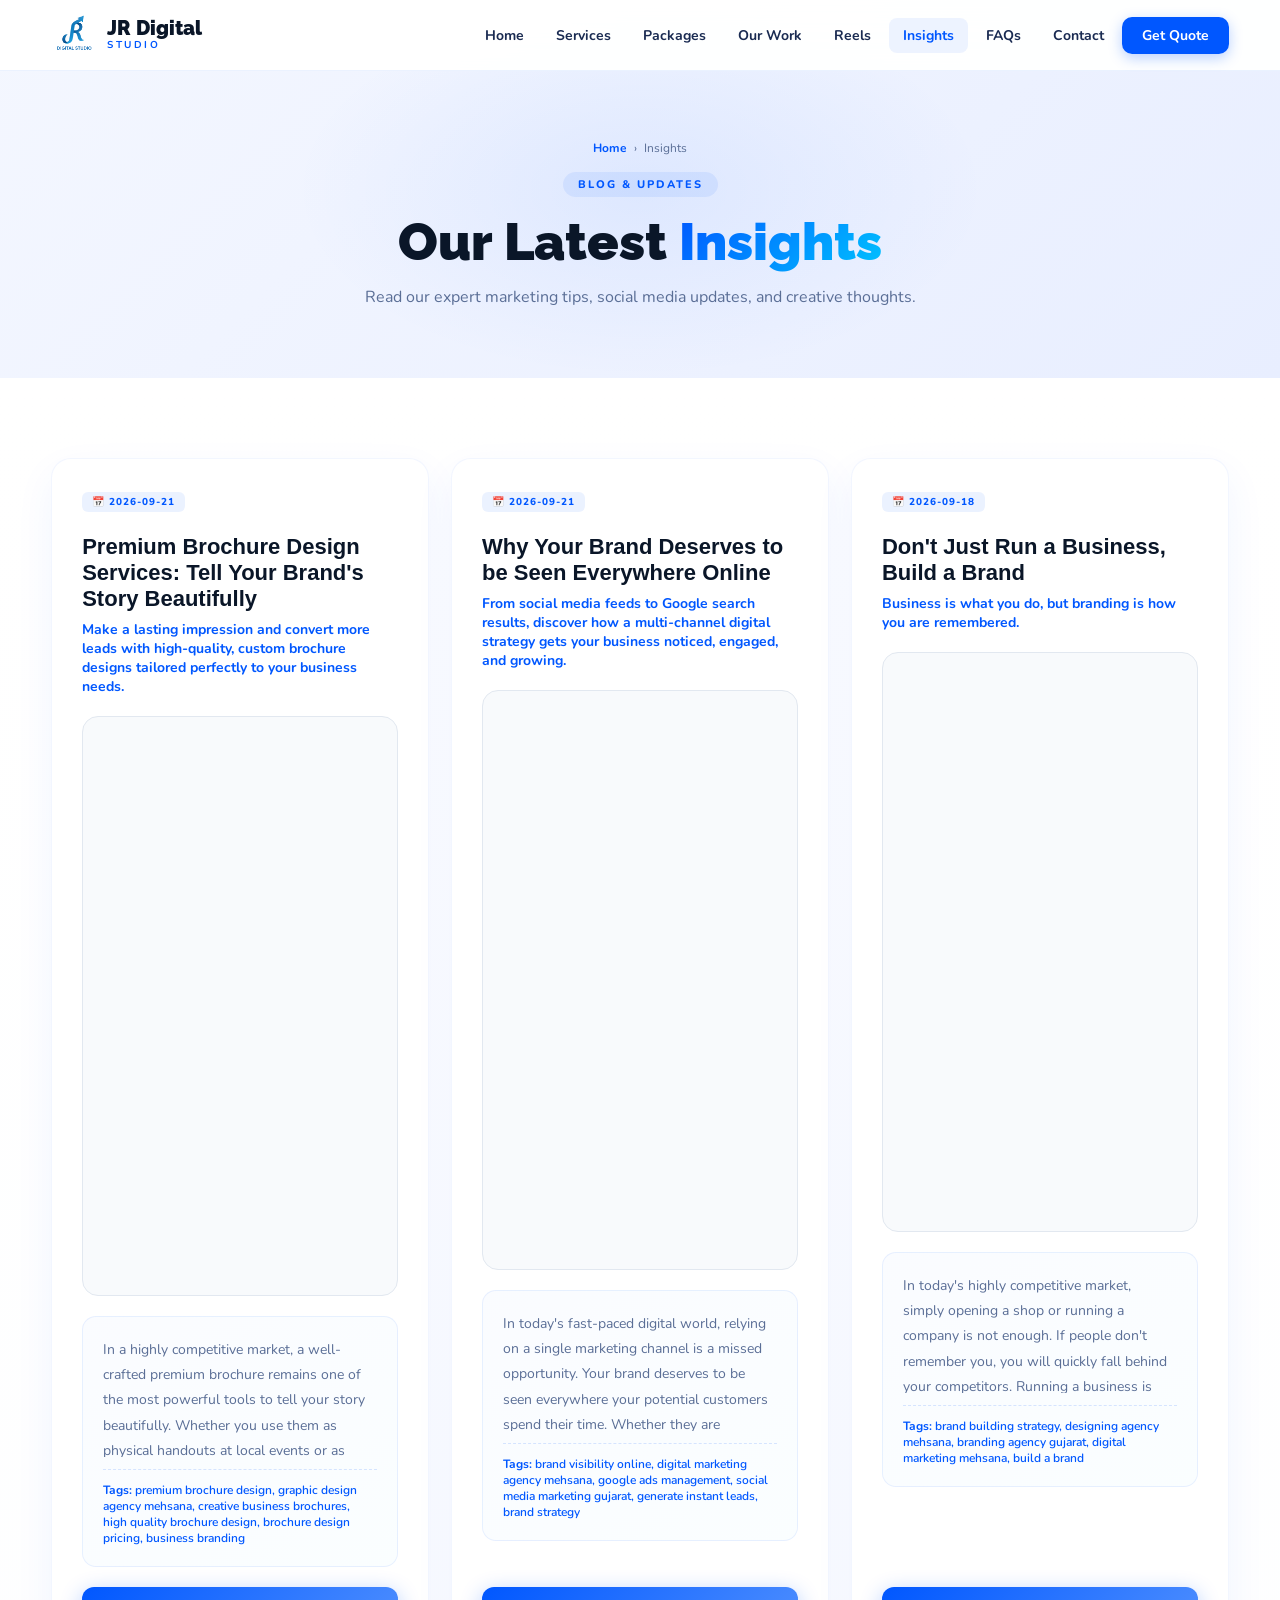
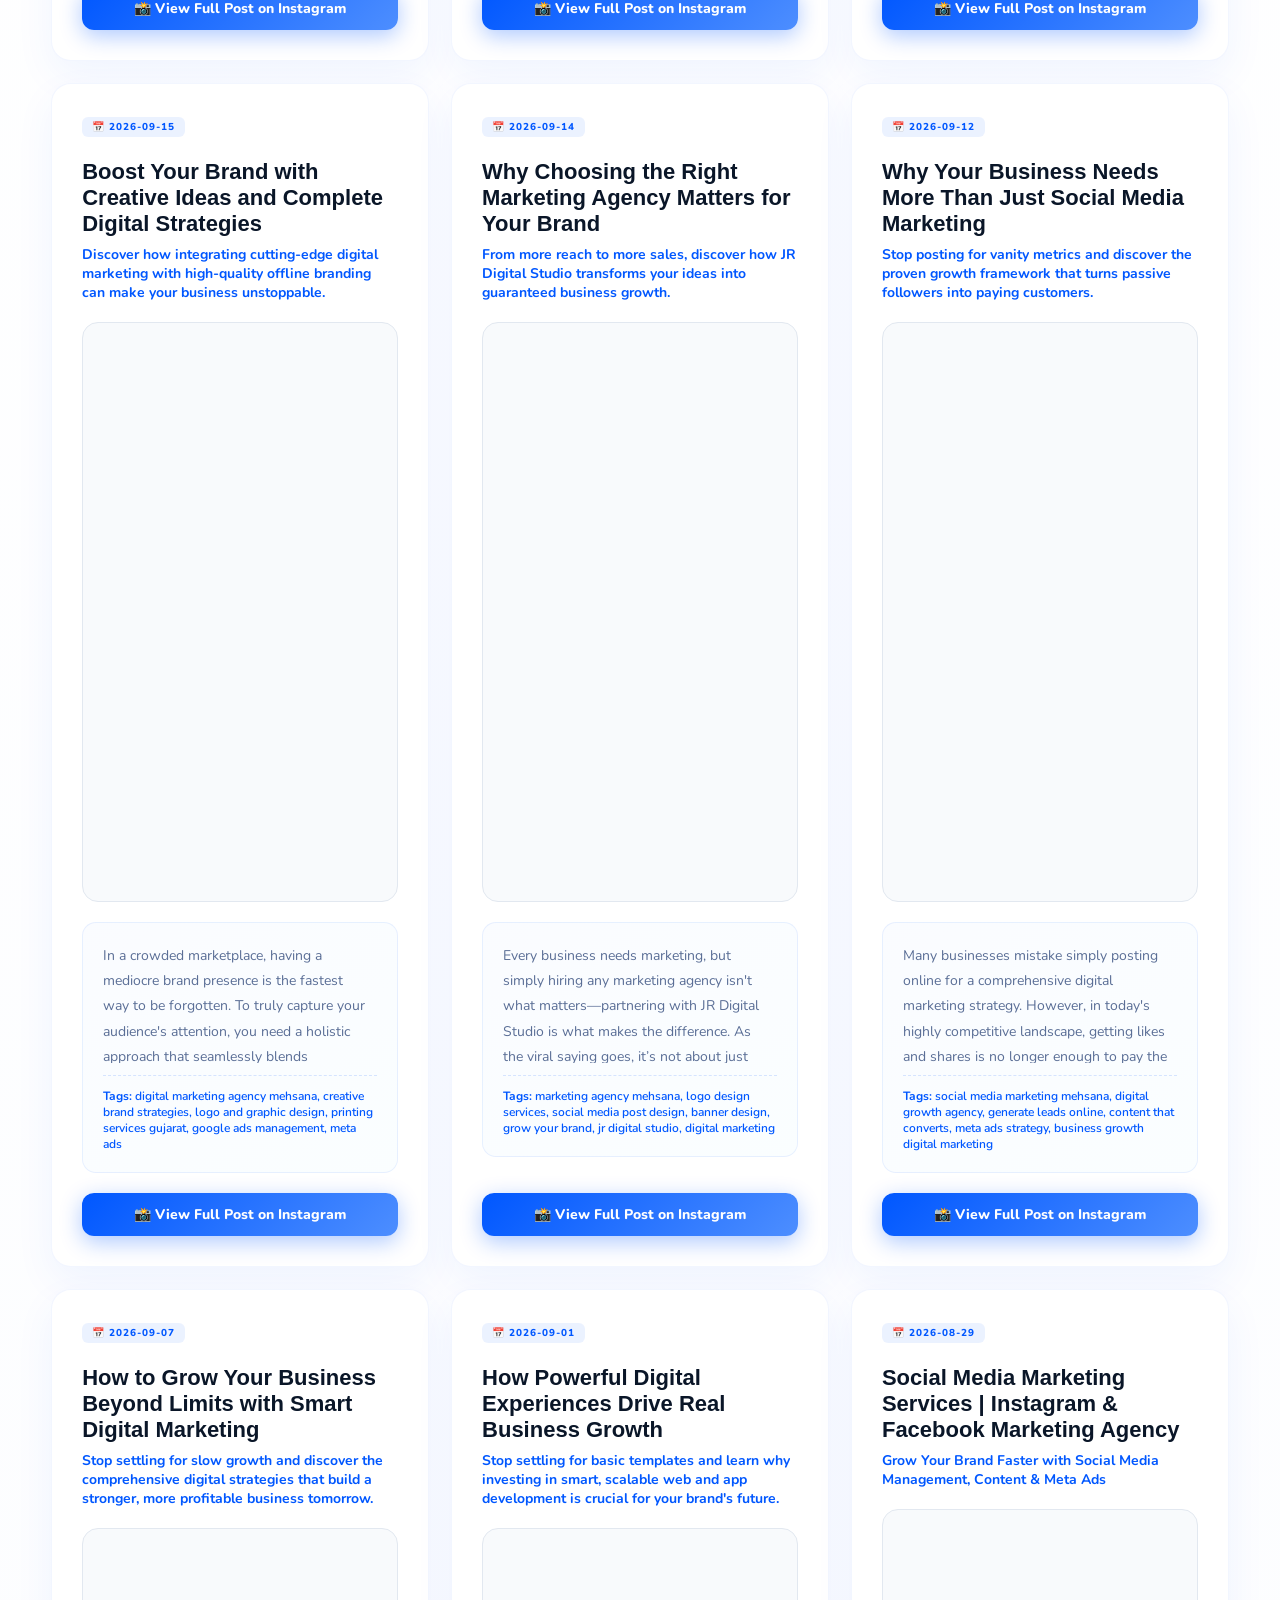
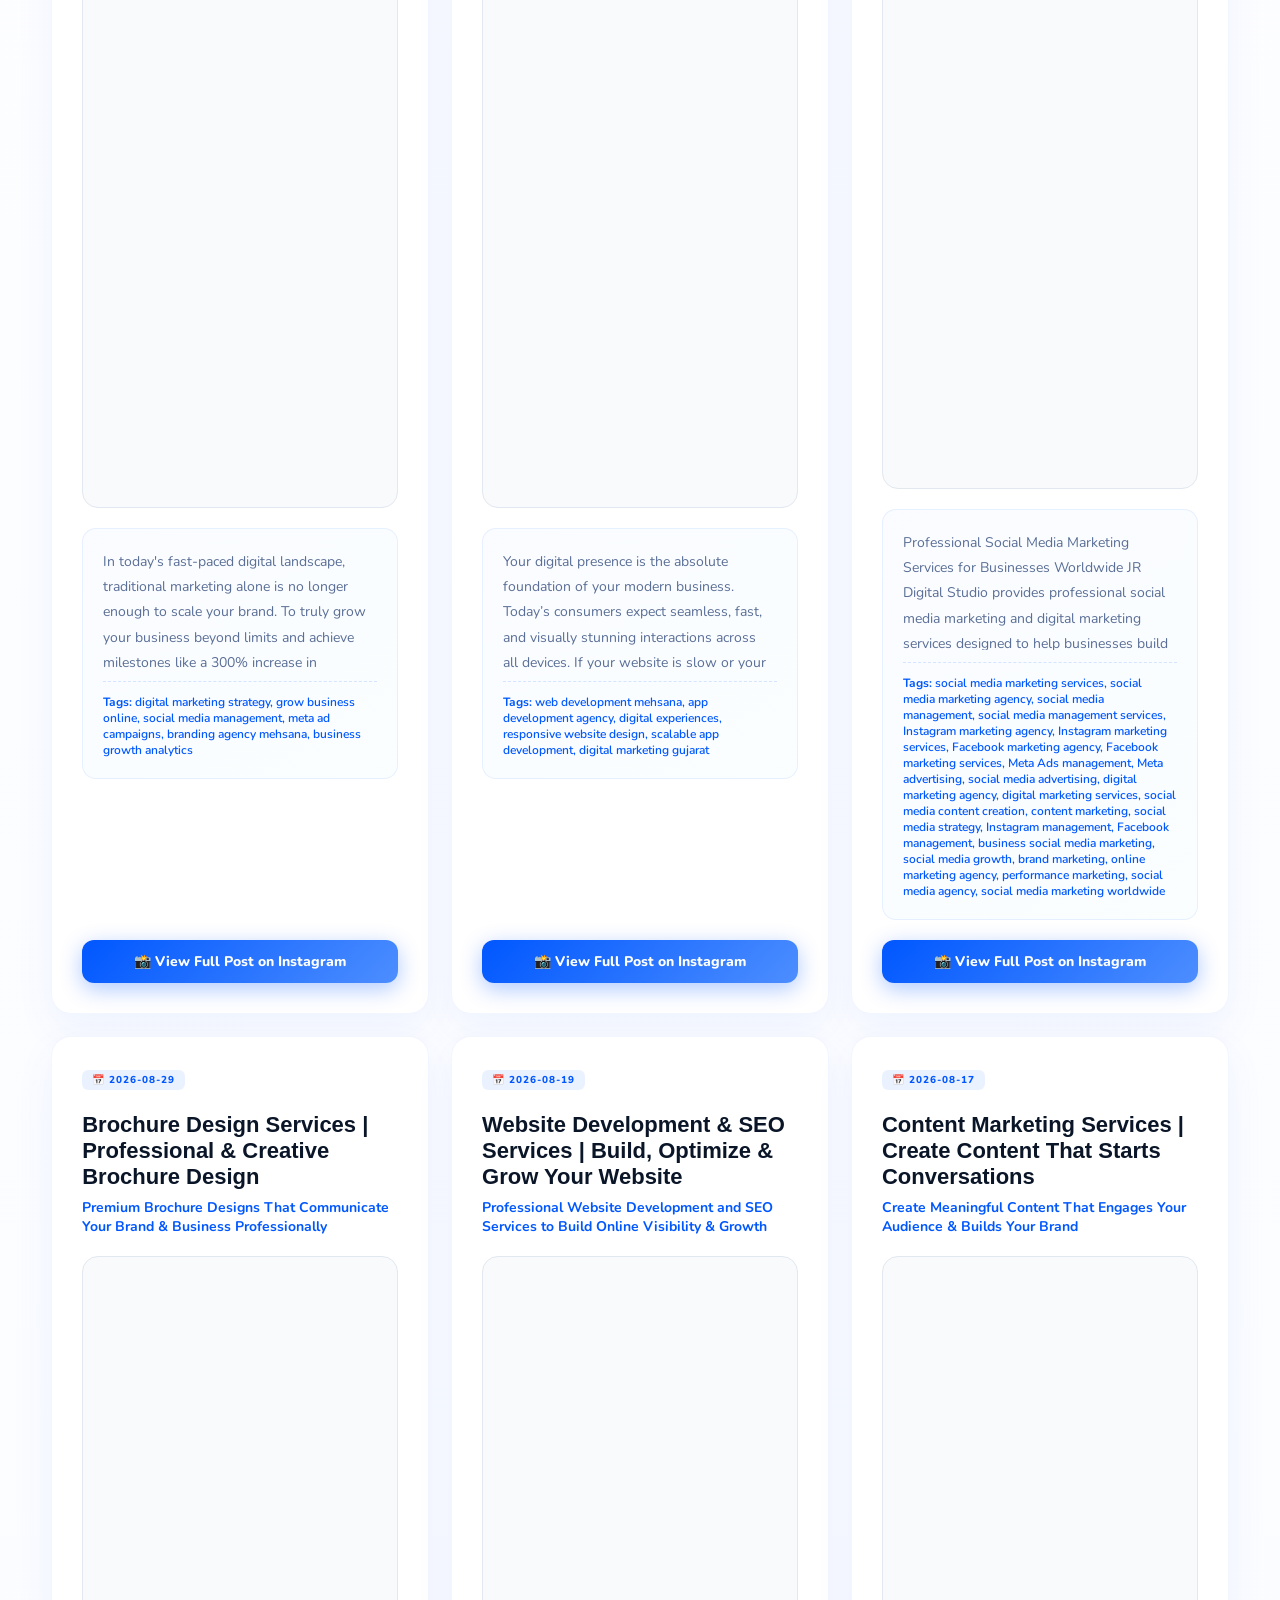
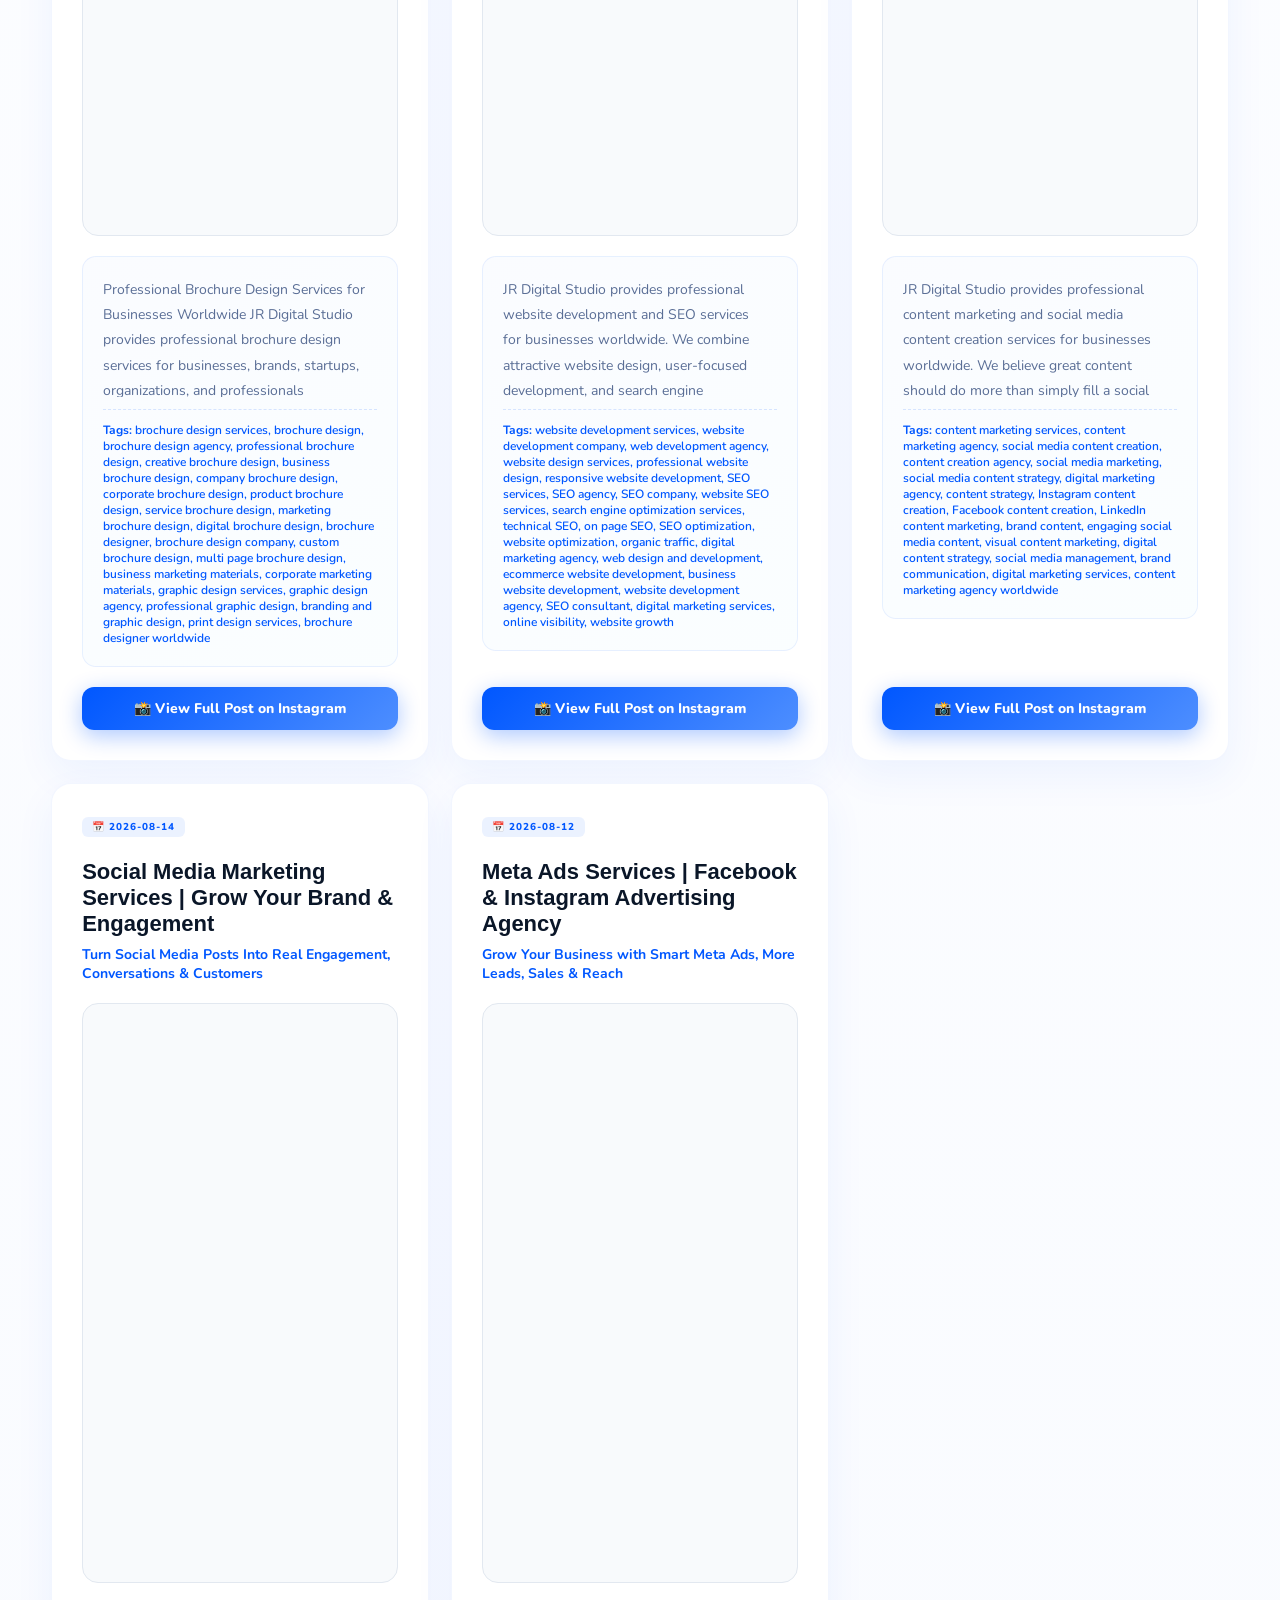
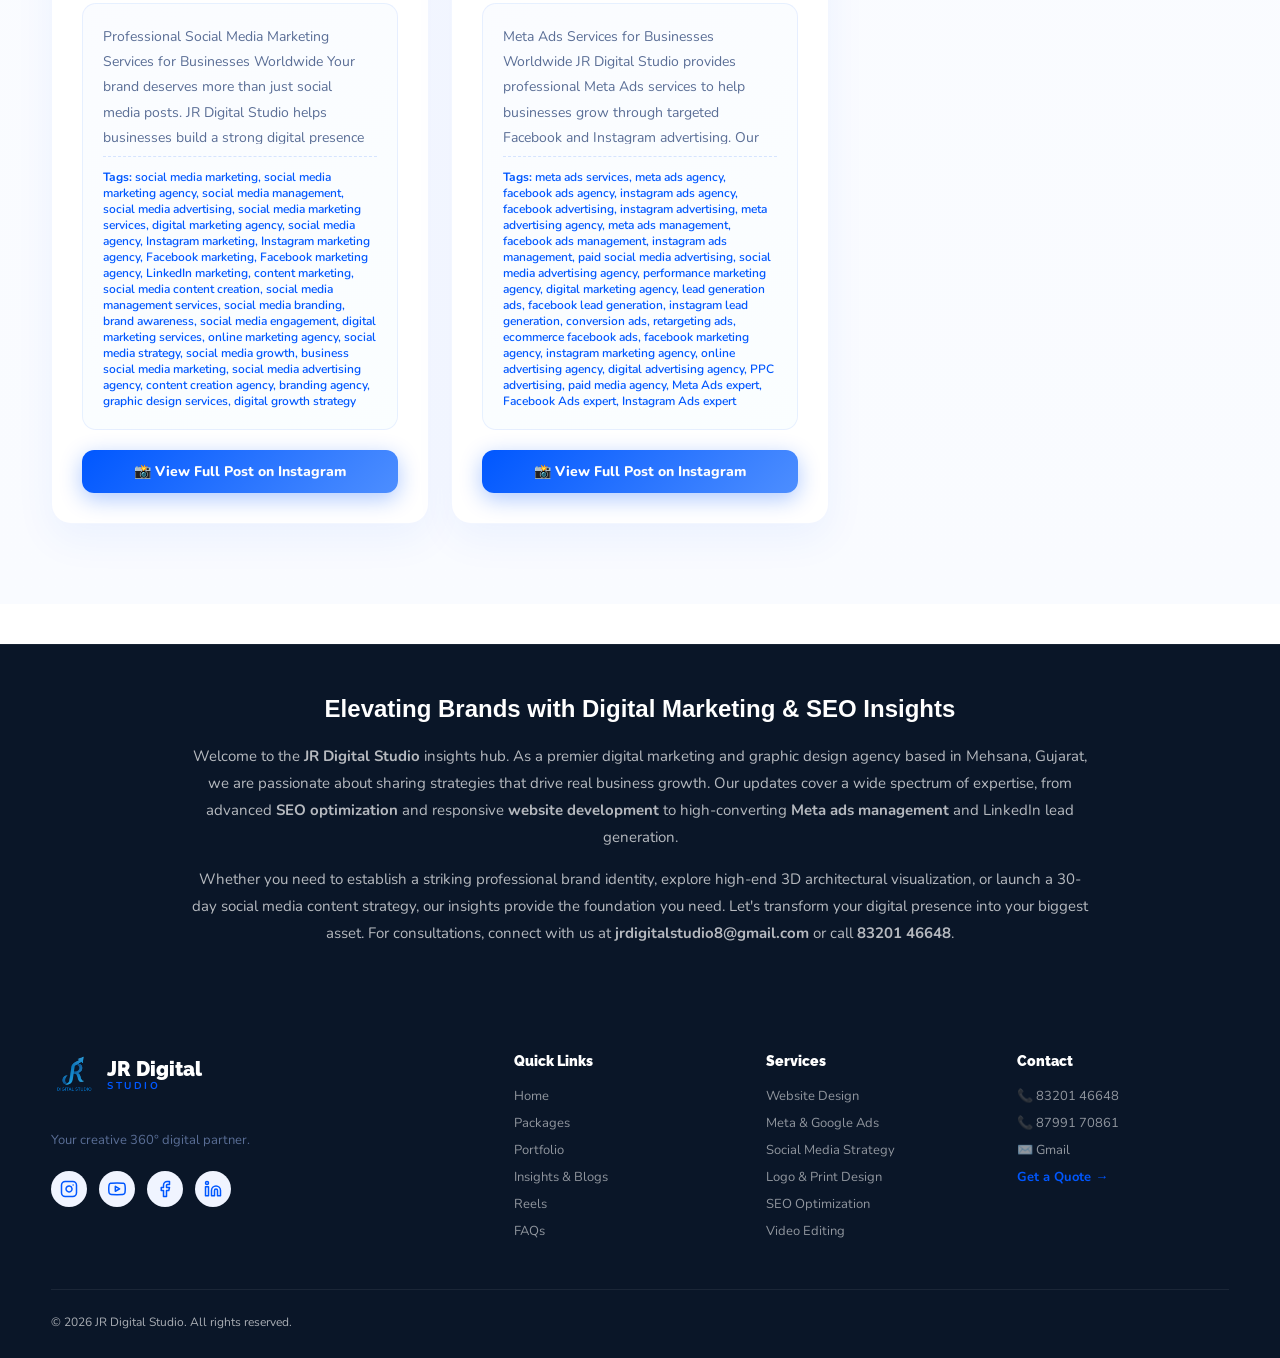
<file: insights.html>
<!DOCTYPE html>
<html lang="en">
<head>
    <link rel="icon" type="image/png" href="jr.png">
<link rel="apple-touch-icon" href="jr.png">
    <script async src="https://www.googletagmanager.com/gtag/js?id=G-WJWTW6DXVD"></script>
    <script>
      window.dataLayer = window.dataLayer || [];
      function gtag(){dataLayer.push(arguments);}
      gtag('js', new Date());
      gtag('config', 'G-WJWTW6DXVD');
    </script>
    <meta charset="UTF-8">
    <meta name="viewport" content="width=device-width, initial-scale=1.0">
    <title>Insights & Updates | JR Digital Studio</title>
    <meta name="description" content="Explore the latest digital marketing tips, social media strategies, and creative updates from JR Digital Studio in Mehsana.">
    <meta name="keywords" content="digital marketing insights, social media tips, meta ads, jr digital studio updates, SEO Mehsana">
    <meta name="robots" content="index, follow">
    <link rel="stylesheet" href="style.css">
    
    <style>
        /* Modern 3D Card Styling for Insights */
        .insight-card-premium {
            background: #ffffff;
            border-radius: 20px;
            padding: 30px;
            box-shadow: 0 15px 40px rgba(0,87,255,0.06);
            transition: transform 0.4s cubic-bezier(0.175, 0.885, 0.32, 1.275), box-shadow 0.4s ease;
            display: flex;
            flex-direction: column;
            justify-content: space-between;
            border: 1px solid rgba(0,87,255,0.05);
        }
        
        .insight-card-premium:hover {
            transform: translateY(-8px);
            box-shadow: 0 25px 50px rgba(0,87,255,0.12);
        }

        .insight-embed-wrapper {
            width: 100%;
            height: 580px; /* Perfect for Instagram Portrait 4:5 */
            background: #f8fafc;
            border-radius: 16px;
            overflow: hidden;
            margin: 20px 0;
            border: 1px solid #e2e8f0;
            position: relative;
        }

        .insight-text-box {
            background: linear-gradient(145deg, rgba(0,87,255,0.02), rgba(0,194,255,0.02));
            border: 1px solid rgba(0,87,255,0.08);
            padding: 20px;
            border-radius: 14px;
            margin-bottom: 20px;
        }

        .insight-desc-scroll {
            font-size: 14px;
            color: var(--text-light);
            line-height: 1.8;
            margin-bottom: 12px;
            max-height: 120px;
            overflow-y: auto;
            padding-right: 8px;
        }
        
        /* Custom Scrollbar for the text box */
        .insight-desc-scroll::-webkit-scrollbar { width: 4px; }
        .insight-desc-scroll::-webkit-scrollbar-track { background: transparent; }
        .insight-desc-scroll::-webkit-scrollbar-thumb { background: rgba(0,87,255,0.2); border-radius: 4px; }

        .insight-keywords-box {
            font-size: 12px;
            color: var(--primary);
            border-top: 1px dashed rgba(0,87,255,0.15);
            padding-top: 12px;
            font-weight: 600;
        }
    </style>
</head>
<body>

<nav class="navbar">
  <div class="nav-inner">
    <a href="index.html" class="nav-logo">
      <img src="jr.png" alt="JR Digital Studio Logo" class="logo-img">
      <div><div class="logo-text">JR Digital</div><div class="logo-sub">Studio</div></div>
    </a>
    <ul class="nav-links">
      <li><a href="index.html">Home</a></li>
      <li><a href="services.html">Services</a></li>
      <li><a href="packages.html">Packages</a></li>
      <li><a href="our-work.html">Our Work</a></li>
      <li><a href="reels.html">Reels</a></li>
      <li><a href="insights.html">Insights</a></li>
      <li><a href="faq.html">FAQs</a></li>
      <li><a href="contact.html">Contact</a></li>
      <li><a href="contact.html" class="nav-cta">Get Quote</a></li>
    </ul>
    <button class="hamburger" aria-label="Toggle menu"><span></span><span></span><span></span></button>
  </div>
</nav>

<section class="page-hero">
  <div class="breadcrumb"><a href="index.html">Home</a> <span>›</span> <span>Insights</span></div>
  <div class="section-tag">Blog & Updates</div>
  <h1>Our Latest <span style="background:linear-gradient(135deg,var(--primary),var(--accent));-webkit-background-clip:text;-webkit-text-fill-color:transparent;background-clip:text">Insights</span></h1>
  <p>Read our expert marketing tips, social media updates, and creative thoughts.</p>
</section>

<section class="section" style="background: linear-gradient(180deg, var(--white) 0%, #f9fbff 100%);">
  <div class="section-inner">
    <div class="work-grid" id="insightsGrid">
      <div style="grid-column: 1/-1; text-align:center; padding: 40px; color: var(--text-light);">
        Loading insights...
      </div>
    </div>
  </div>
</section>

<section class="seo-section" style="background-color: var(--dark); padding: 50px 20px; border-top: 1px solid rgba(255,255,255,0.05); margin-top: 40px;">
  <div style="max-width: 1200px; margin: 0 auto; text-align: center;">
    <h2 style="font-size: 24px; color: #ffffff; margin-bottom: 20px; font-family: 'Syne', sans-serif;">Elevating Brands with Digital Marketing & SEO Insights</h2>
    <p style="font-size: 15px; color: rgba(255,255,255,0.7); line-height: 1.8; max-width: 900px; margin: 0 auto 15px auto;">
      Welcome to the <strong>JR Digital Studio</strong> insights hub. As a premier digital marketing and graphic design agency based in Mehsana, Gujarat, we are passionate about sharing strategies that drive real business growth. Our updates cover a wide spectrum of expertise, from advanced <strong>SEO optimization</strong> and responsive <strong>website development</strong> to high-converting <strong>Meta ads management</strong> and LinkedIn lead generation. 
    </p>
    <p style="font-size: 15px; color: rgba(255,255,255,0.7); line-height: 1.8; max-width: 900px; margin: 0 auto;">
      Whether you need to establish a striking professional brand identity, explore high-end 3D architectural visualization, or launch a 30-day social media content strategy, our insights provide the foundation you need. Let's transform your digital presence into your biggest asset. For consultations, connect with us at <strong>jrdigitalstudio8@gmail.com</strong> or call <strong>83201 46648</strong>.
    </p>
  </div>
</section>

<footer>
  <div class="footer-inner">
    <div class="footer-top">
      <div class="footer-brand">
        <a href="index.html" class="nav-logo" style="margin-bottom:16px;display:inline-flex">
          <img src="jr.png" alt="JR Digital Studio Logo" class="logo-img">
          <div><div class="logo-text">JR Digital</div><div class="logo-sub">Studio</div></div>
        </a>
        <p style="color:var(--text-light); margin-bottom: 20px;">Your creative 360° digital partner.</p>
        
        <div style="display:flex; gap:12px; margin-top:10px;">
          <a href="https://www.instagram.com/jr_digital_studio_" target="_blank" rel="noopener noreferrer" style="display:flex; align-items:center; justify-content:center; width:36px; height:36px; background:#f0f4ff; color:var(--primary); border-radius:50%; text-decoration:none; transition:all 0.3s ease; font-size:18px;" onmouseover="this.style.background='var(--primary)'; this.style.color='white';" onmouseout="this.style.background='#f0f4ff'; this.style.color='var(--primary)';">
            <svg xmlns="http://www.w3.org/2000/svg" width="18" height="18" viewBox="0 0 24 24" fill="none" stroke="currentColor" stroke-width="2" stroke-linecap="round" stroke-linejoin="round"><rect x="2" y="2" width="20" height="20" rx="5" ry="5"></rect><path d="M16 11.37A4 4 0 1 1 12.63 8 4 4 0 0 1 16 11.37z"></path><line x1="17.5" y1="6.5" x2="17.51" y2="6.5"></line></svg>
          </a>
          <a href="#" target="_blank" rel="noopener noreferrer" style="display:flex; align-items:center; justify-content:center; width:36px; height:36px; background:#f0f4ff; color:var(--primary); border-radius:50%; text-decoration:none; transition:all 0.3s ease; font-size:18px;" onmouseover="this.style.background='#FF0000'; this.style.color='white';" onmouseout="this.style.background='#f0f4ff'; this.style.color='var(--primary)';">
            <svg xmlns="http://www.w3.org/2000/svg" width="18" height="18" viewBox="0 0 24 24" fill="none" stroke="currentColor" stroke-width="2" stroke-linecap="round" stroke-linejoin="round"><path d="M22.54 6.42a2.78 2.78 0 0 0-1.94-2C18.88 4 12 4 12 4s-6.88 0-8.6.46a2.78 2.78 0 0 0-1.94 2A29 29 0 0 0 1 11.75a29 29 0 0 0 .46 5.33 2.78 2.78 0 0 0 1.94 2c1.72.46 8.6.46 8.6.46s6.88 0 8.6-.46a2.78 2.78 0 0 0 1.94-2 29 29 0 0 0 .46-5.33 29 29 0 0 0-.46-5.33z"></path><polygon points="9.75 15.02 15.5 11.75 9.75 8.48 9.75 15.02"></polygon></svg>
          </a>
          <a href="#" target="_blank" rel="noopener noreferrer" style="display:flex; align-items:center; justify-content:center; width:36px; height:36px; background:#f0f4ff; color:var(--primary); border-radius:50%; text-decoration:none; transition:all 0.3s ease; font-size:18px;" onmouseover="this.style.background='#1877F2'; this.style.color='white';" onmouseout="this.style.background='#f0f4ff'; this.style.color='var(--primary)';">
            <svg xmlns="http://www.w3.org/2000/svg" width="18" height="18" viewBox="0 0 24 24" fill="none" stroke="currentColor" stroke-width="2" stroke-linecap="round" stroke-linejoin="round"><path d="M18 2h-3a5 5 0 0 0-5 5v3H7v4h3v8h4v-8h3l1-4h-4V7a1 1 0 0 1 1-1h3z"></path></svg>
          </a>
          <a href="https://www.linkedin.com/company/jr-digital-studio" target="_blank" rel="noopener noreferrer" style="display:flex; align-items:center; justify-content:center; width:36px; height:36px; background:#f0f4ff; color:var(--primary); border-radius:50%; text-decoration:none; transition:all 0.3s ease; font-size:18px;" onmouseover="this.style.background='#0077b5'; this.style.color='white';" onmouseout="this.style.background='#f0f4ff'; this.style.color='var(--primary)';">
             <svg xmlns="http://www.w3.org/2000/svg" width="18" height="18" viewBox="0 0 24 24" fill="none" stroke="currentColor" stroke-width="2" stroke-linecap="round" stroke-linejoin="round"><path d="M16 8a6 6 0 0 1 6 6v7h-4v-7a2 2 0 0 0-2-2 2 2 0 0 0-2 2v7h-4v-7a6 6 0 0 1 6-6z"></path><rect x="2" y="9" width="4" height="12"></rect><circle cx="4" cy="4" r="2"></circle></svg>
          </a>
        </div>
      </div>
      
      <div class="footer-col">
        <h5>Quick Links</h5>
        <a href="index.html">Home</a>
        <a href="packages.html">Packages</a>
        <a href="our-work.html">Portfolio</a>
        <a href="insights.html">Insights & Blogs</a>
        <a href="reels.html">Reels</a>
        <a href="faq.html">FAQs</a>
      </div>
      
      <div class="footer-col">
        <h5>Services</h5>
        <a href="services.html">Website Design</a>
        <a href="services.html">Meta & Google Ads</a>
        <a href="services.html">Social Media Strategy</a>
        <a href="services.html">Logo & Print Design</a>
        <a href="services.html">SEO Optimization</a>
        <a href="services.html">Video Editing</a>
      </div>
      
      <div class="footer-col">
        <h5>Contact</h5>
        <a href="tel:+918320146648" style="display:flex; align-items:center; gap:8px;">📞 83201 46648</a>
        <a href="tel:+918799170861" style="display:flex; align-items:center; gap:8px;">📞 87991 70861</a>
        <a href="mailto:jrdigitalstudio8@gmail.com" style="display:flex; align-items:center; gap:8px;">✉️ Gmail</a>
        <a href="contact.html" style="color:var(--primary); font-weight:700; margin-top: 8px;">Get a Quote →</a>
      </div>
    </div>
    
    <div class="footer-bottom">
      <span>© 2026 JR Digital Studio. All rights reserved.</span>
    </div>
  </div>
</footer>

<script src="script.js"></script>

<script>
document.addEventListener("DOMContentLoaded", async () => {
    const insightsGrid = document.getElementById("insightsGrid");
    if (!insightsGrid) return;

    try {
        const cacheBuster = new Date().getTime();
        const response = await fetch(`works-data.json?v=${cacheBuster}`);
        const data = await response.json();
        const blogs = data.blogs || [];

        if (blogs.length === 0) {
            insightsGrid.innerHTML = `
                <div style="grid-column: 1/-1; text-align:center; padding: 60px 20px;">
                    <div style="font-size:48px; margin-bottom:16px;">💡</div>
                    <h3 style="color:var(--dark); font-family:'Syne',sans-serif;">No insights added yet</h3>
                    <p style="color:var(--text-light);">Check back soon for marketing tips and updates.</p>
                </div>`;
            return;
        }

        insightsGrid.innerHTML = blogs.map(blog => {
            
            let embedHtml = '';
            if (blog.instagramUrl) {
                let finalUrl = blog.instagramUrl;
                if (finalUrl.includes('instagram.com') && !finalUrl.includes('embed')) {
                    finalUrl = finalUrl.split('?')[0]; 
                    if (!finalUrl.endsWith('/')) {
                        finalUrl += '/';
                    }
                    finalUrl += 'embed/'; 
                }
                
                embedHtml = `
                <div class="insight-embed-wrapper">
                    <iframe src="${finalUrl}" style="width: 100%; height: 100%; border: none;" scrolling="no" allowtransparency="true" allowfullscreen></iframe>
                </div>
                `;
            }

            return `
            <div class="insight-card-premium reveal">
                <div>
                    <span class="work-tag">📅 ${blog.date}</span>
                    <h3 style="margin-top:16px; margin-bottom:8px; font-size:22px; color:var(--dark); font-family: 'Syne', sans-serif; font-weight: 800;">${blog.title}</h3>
                    <h4 style="font-size:14px; color:var(--primary); margin-bottom:16px; font-weight: 700;">${blog.headline || ''}</h4>
                    
                    ${embedHtml}

                    <div class="insight-text-box">
                        <div class="insight-desc-scroll">
                            ${blog.description}
                        </div>
                        <div class="insight-keywords-box">
                            <strong>Tags:</strong> ${blog.keywords}
                        </div>
                    </div>
                </div>
                
                ${blog.instagramUrl ? `
                    <a href="${blog.instagramUrl}" target="_blank" class="btn-primary" style="text-align:center; padding:12px; font-size:14px; display:block; width: 100%; border-radius: 12px;">
                        📸 View Full Post on Instagram
                    </a>
                ` : ''}
            </div>
            `;
        }).join('');

        if (typeof initReveal === 'function') initReveal();

    } catch (error) {
        console.error("Error fetching insights:", error);
        insightsGrid.innerHTML = `<p style="grid-column: 1/-1; text-align:center; color:var(--text-light);">Failed to load insights. Please refresh the page.</p>`;
    }
});
</script>
</body>
</html>
</file>
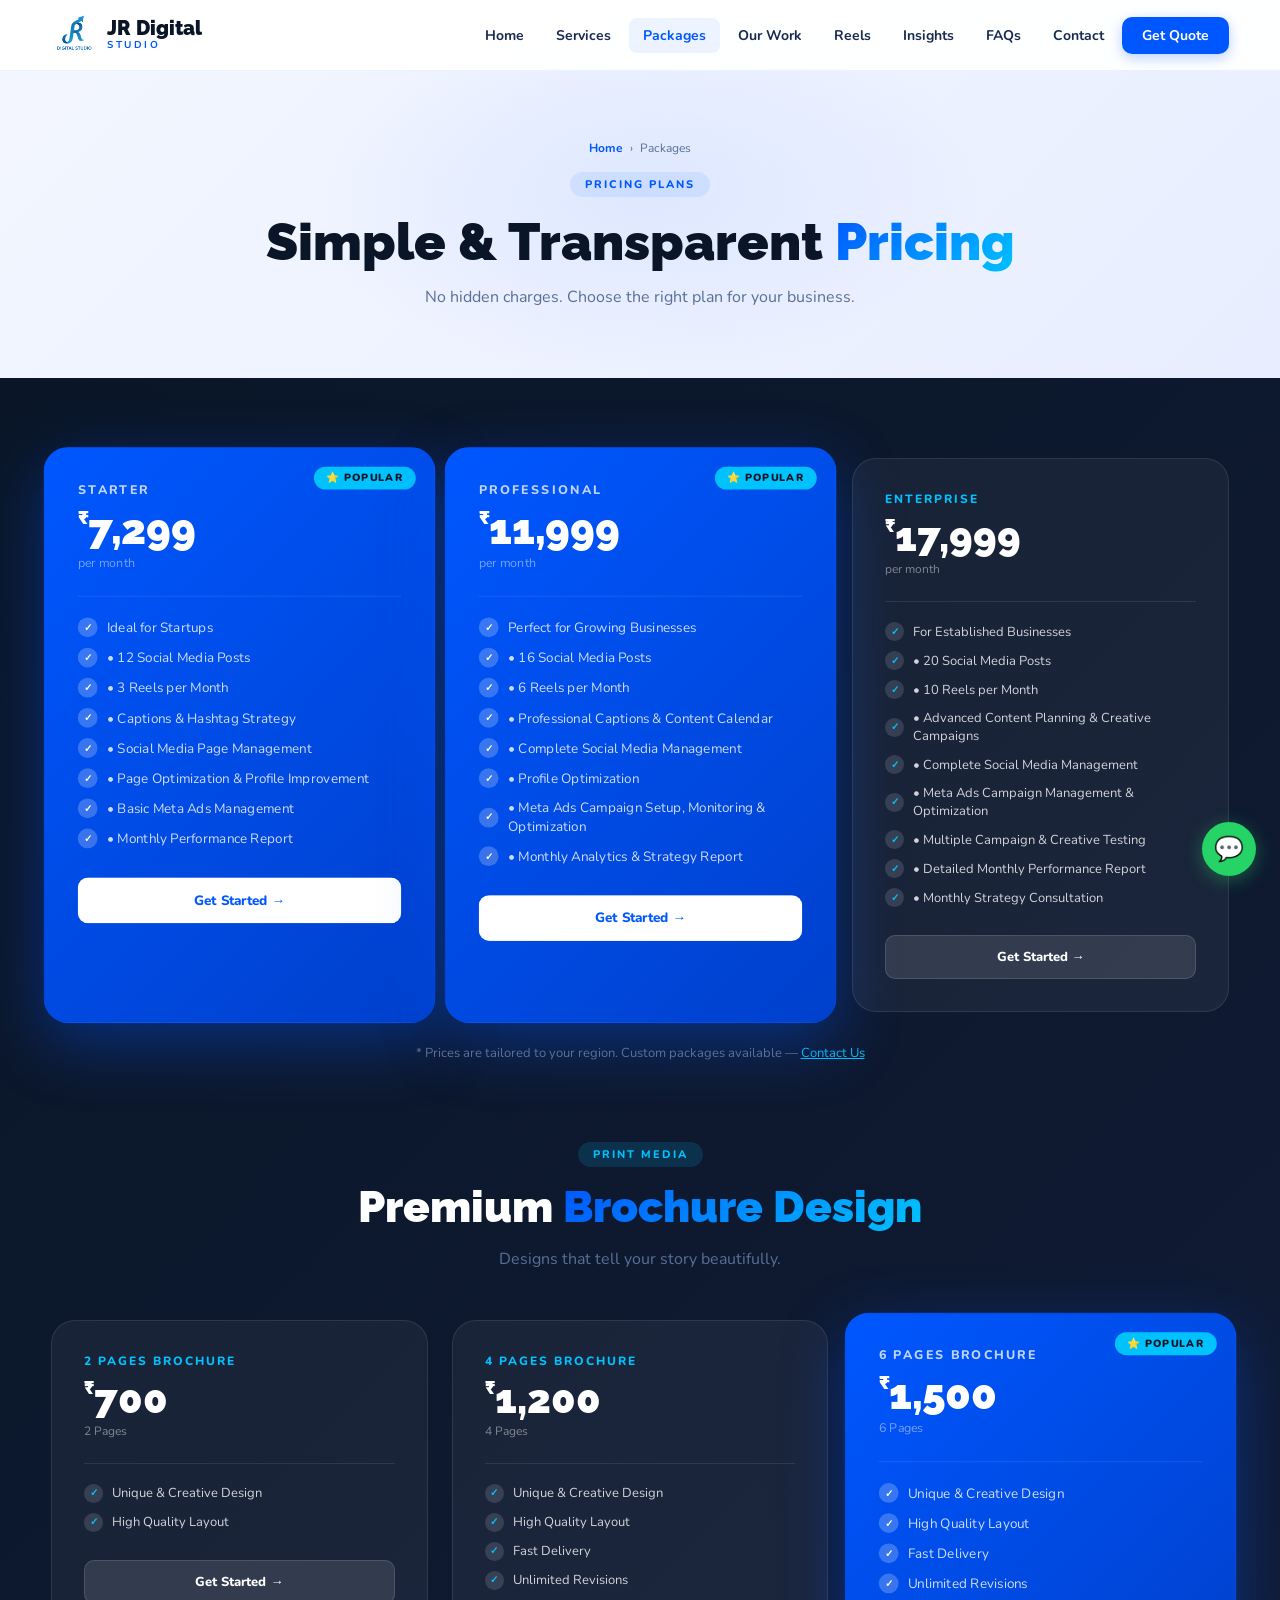
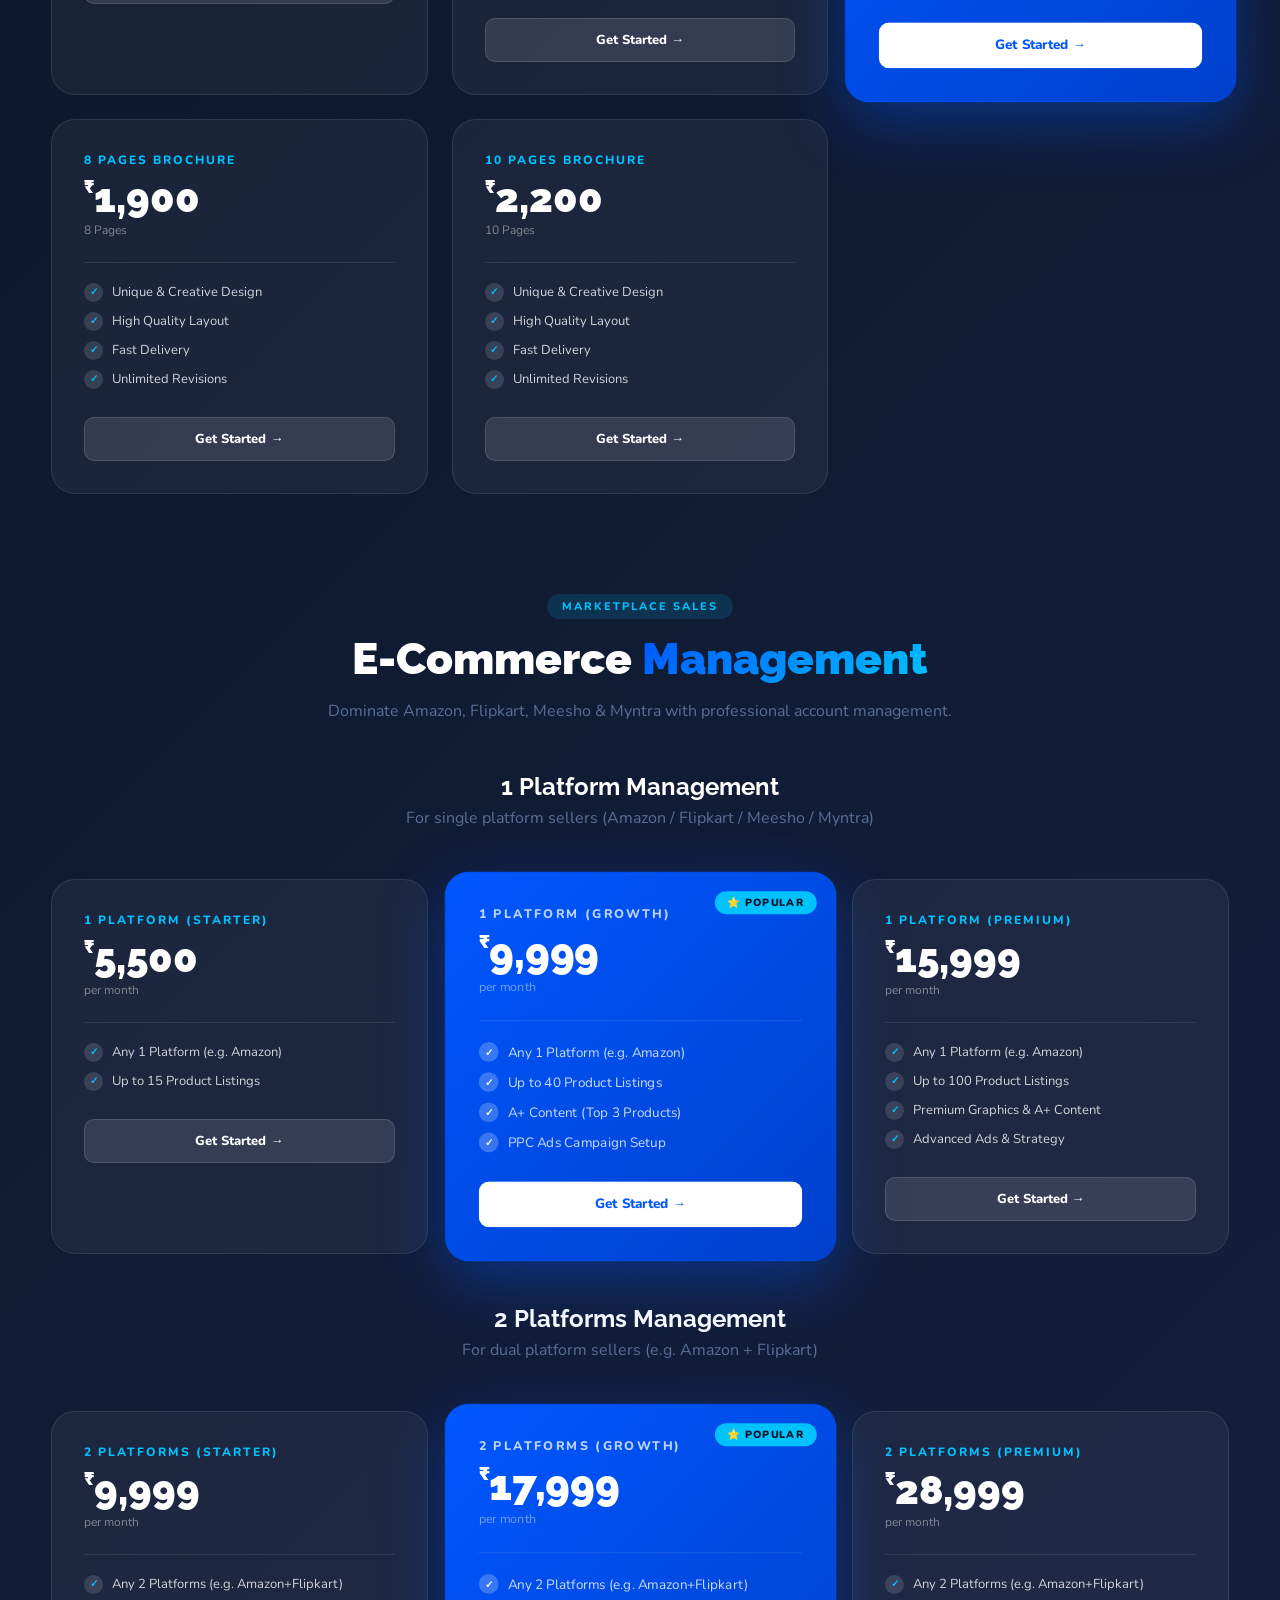
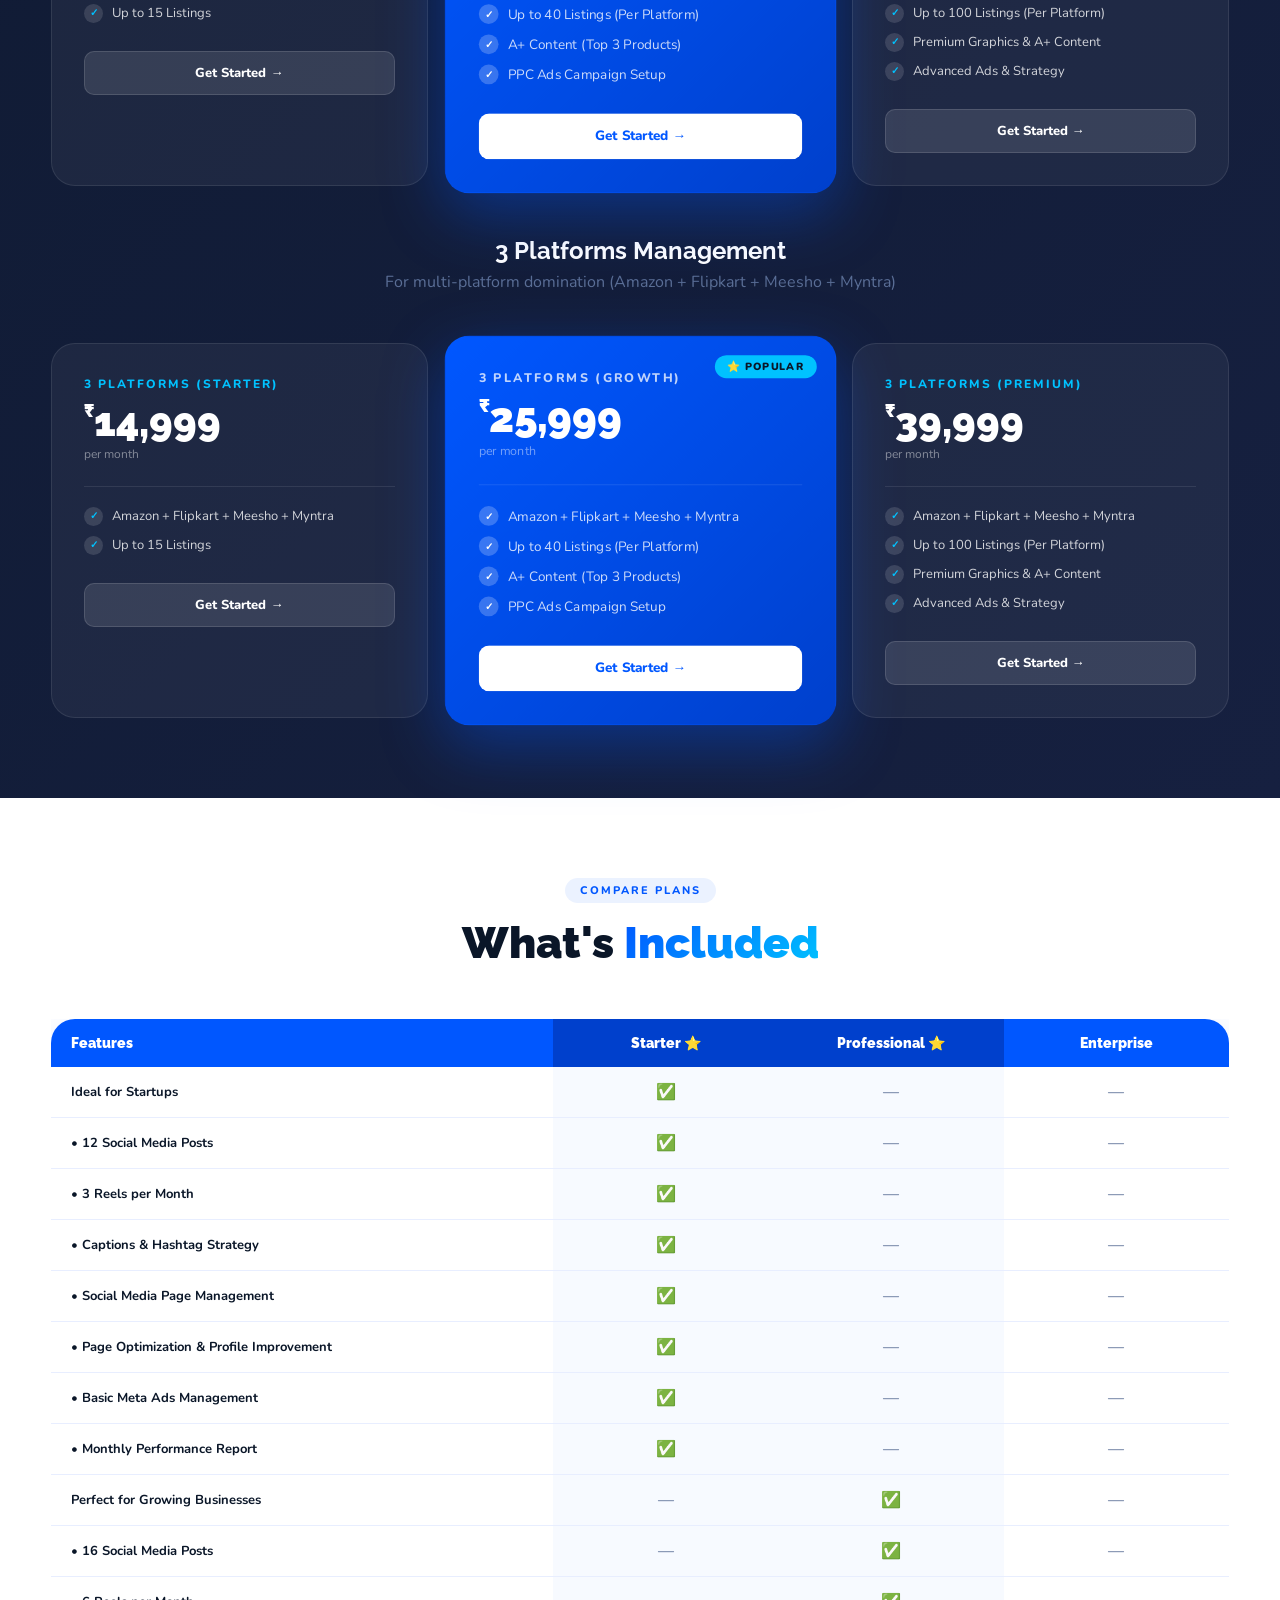
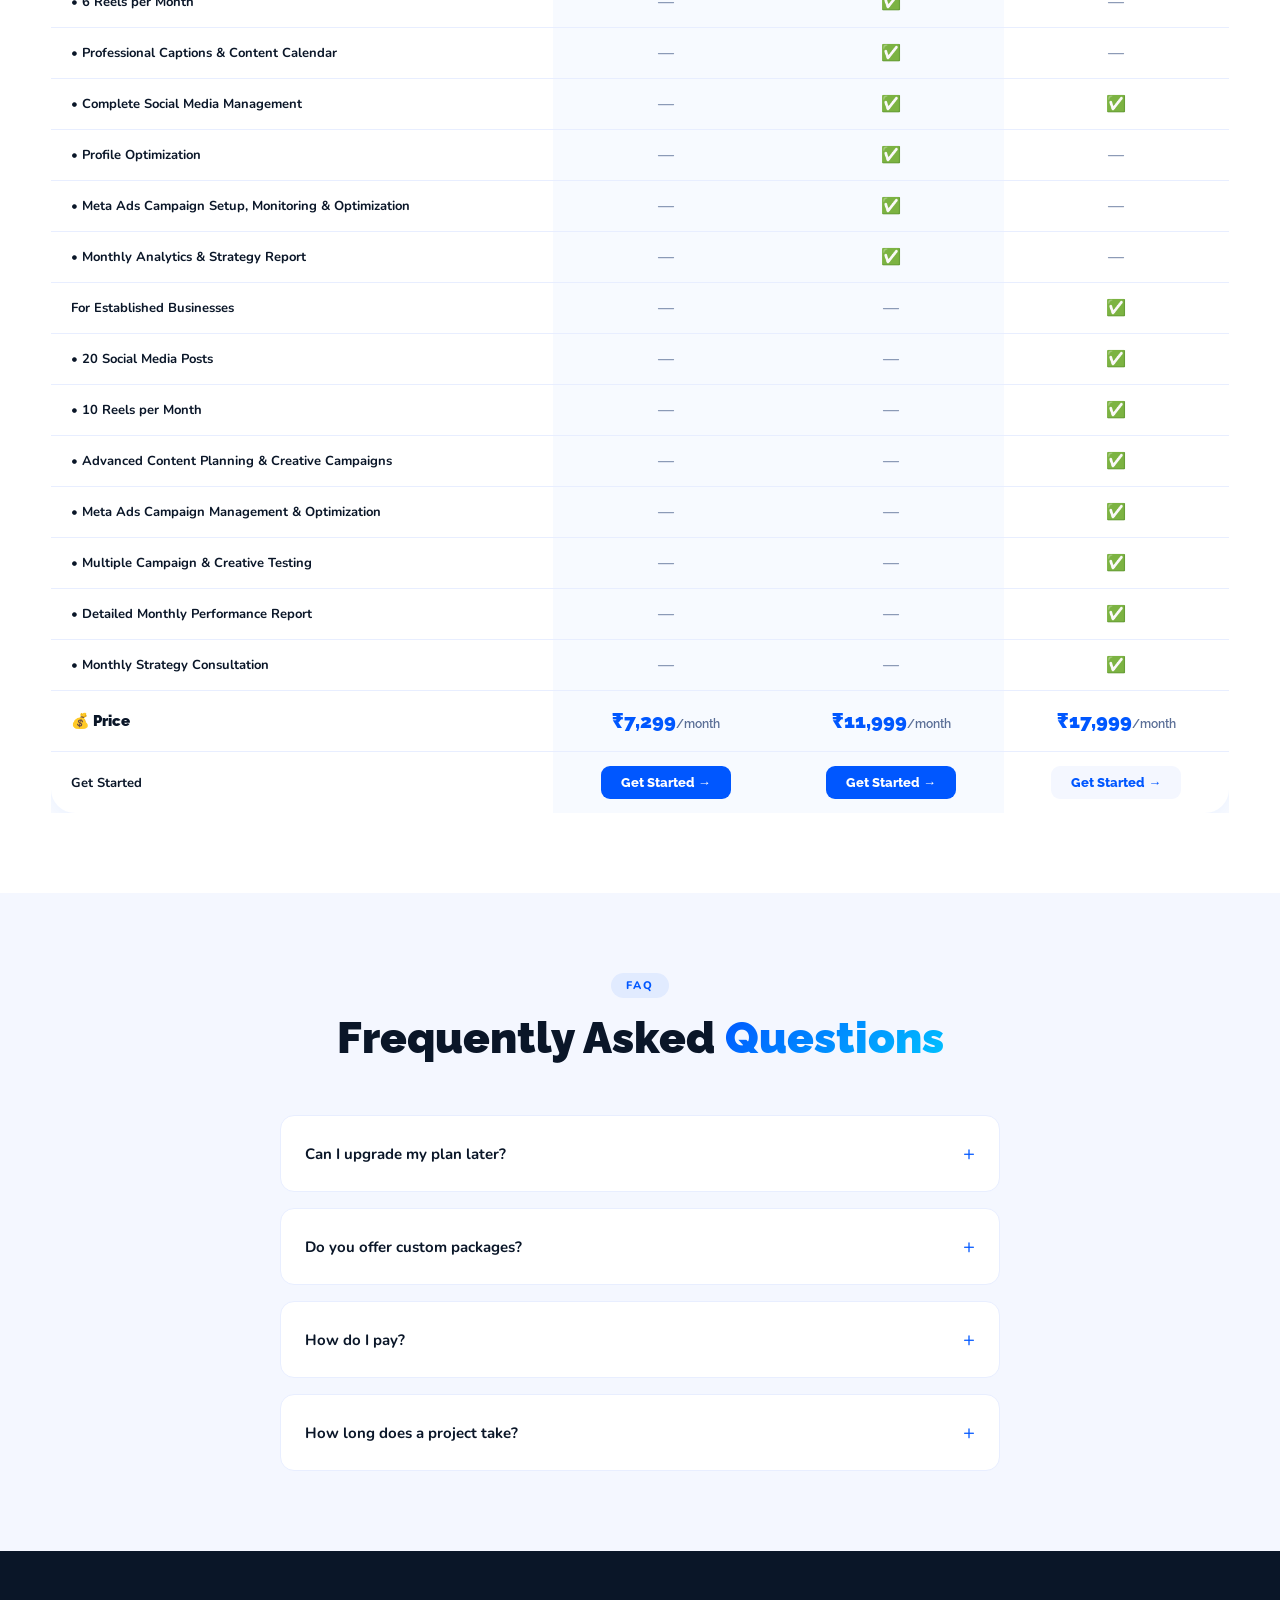
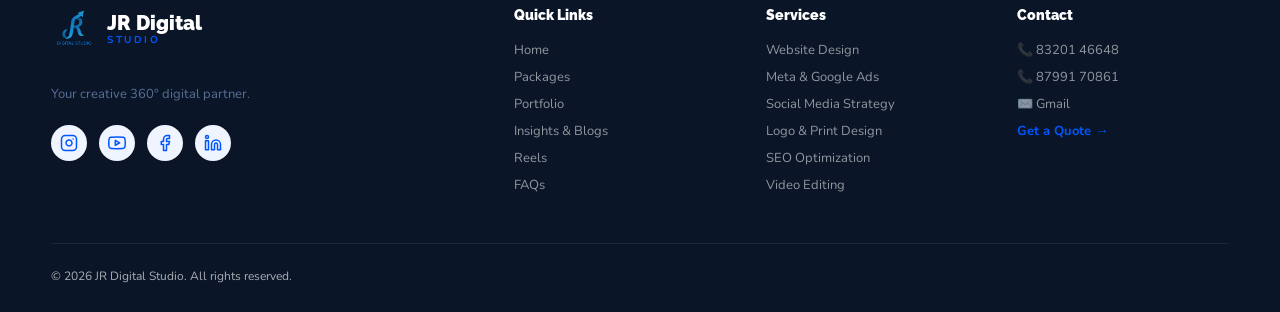
<file: packages.html>
<!DOCTYPE html>
<html lang="en">
<head>
  <!-- Website Favicon / Google Search Logo -->
<link rel="icon" type="image/png" href="jr.png">
<link rel="apple-touch-icon" href="jr.png">
  <script type="application/ld+json">
{
  "@context": "https://schema.org",
  "@type": "ProfessionalService",
  "name": "JR Digital Studio",
  "image": "https://yourwebsite.com/logo.png",
  "@id": "https://yourwebsite.com",
  "url": "https://yourwebsite.com",
  "telephone": "+918320146648",
  "email": "jrdigitalstudio8@gmail.com",
  "address": {
    "@type": "PostalAddress",
    "addressLocality": "Mehsana",
    "addressRegion": "Gujarat",
    "addressCountry": "IN"
  },
  "geo": {
    "@type": "GeoCoordinates",
    "latitude": 23.5880,
    "longitude": 72.3693
  },
  "areaServed": [
    {
      "@type": "Country",
      "name": "India"
    },
    {
      "@type": "AdministrativeArea",
      "name": "Global"
    }
  ],
  "priceRange": "₹₹",
  "knowsAbout": [
    "Digital Marketing",
    "Social Media Marketing",
    "Meta Ads",
    "Google Ads",
    "Brochure Design",
    "Reels Editing",
    "Video Editing",
    "Graphic Design",
    "Content Creation",
    "Web Design"
  ],
  "hasOfferCatalog": {
    "@type": "OfferCatalog",
    "name": "Digital Marketing and Creative Services",
    "itemListElement": [
      {
        "@type": "Offer",
        "itemOffered": {
          "@type": "Service",
          "name": "Digital Marketing & Social Media Marketing"
        }
      },
      {
        "@type": "Offer",
        "itemOffered": {
          "@type": "Service",
          "name": "Meta Ads & Google Ads Management"
        }
      },
      {
        "@type": "Offer",
        "itemOffered": {
          "@type": "Service",
          "name": "Graphic Design & Brochure Design"
        }
      },
      {
        "@type": "Offer",
        "itemOffered": {
          "@type": "Service",
          "name": "Video Editing & Instagram Reels Production"
        }
      },
      {
        "@type": "Offer",
        "itemOffered": {
          "@type": "Service",
          "name": "Content Creation & Brand Strategy"
        }
      }
    ]
  },
  "sameAs": [
    "https://www.instagram.com/jr_digital_studio_"
  ]
}
</script>
  <!-- Google tag (gtag.js) -->
<script async src="https://www.googletagmanager.com/gtag/js?id=G-WJWTW6DXVD"></script>
<script>
  window.dataLayer = window.dataLayer || [];
  function gtag(){dataLayer.push(arguments);}
  gtag('js', new Date());

  gtag('config', 'G-WJWTW6DXVD');
</script>
  <meta charset="UTF-8">
  <meta name="viewport" content="width=device-width, initial-scale=1.0">
  <title>Packages & Pricing | JR Digital Studio</title>
  <meta name="description" content="Affordable digital marketing packages from JR Digital Studio. Choose from Starter, Professional, or Enterprise plans for your business needs.">
  <meta name="keywords" content="digital marketing packages, website design price, social media packages, affordable SEO, JR Digital Studio pricing">
  <meta name="robots" content="index, follow">
  <link rel="stylesheet" href="style.css">
</head>
<body>

<nav class="navbar">
  <div class="nav-inner">
    <a href="index.html" class="nav-logo">
      <img src="jr.png" alt="JR Digital Studio Logo" class="logo-img">
      <div><div class="logo-text">JR Digital</div><div class="logo-sub">Studio</div></div>
    </a>
    <ul class="nav-links">
      <li><a href="index.html">Home</a></li>
      <li><a href="services.html">Services</a></li>
      <li><a href="packages.html">Packages</a></li>
      <li><a href="our-work.html">Our Work</a></li>
      <li><a href="reels.html">Reels</a></li>
      <li><a href="insights.html">Insights</a></li>
      <li><a href="faq.html">FAQs</a></li>
      <li><a href="contact.html">Contact</a></li>
      <li><a href="contact.html" class="nav-cta">Get Quote</a></li>
    </ul>
    <button class="hamburger" aria-label="Toggle menu"><span></span><span></span><span></span></button>
  </div>
</nav>

<section class="page-hero">
  <div class="breadcrumb"><a href="index.html">Home</a> <span>›</span> <span>Packages</span></div>
  <div class="section-tag">Pricing Plans</div>
  <h1>Simple & Transparent <span style="background:linear-gradient(135deg,var(--primary),var(--accent));-webkit-background-clip:text;-webkit-text-fill-color:transparent;background-clip:text">Pricing</span></h1>
  <p>No hidden charges. Choose the right plan for your business.</p>
</section>

<!-- PACKAGES -->
<section class="section bg-dark-section">
  <div class="section-inner">
    <div class="packages-grid">
      <!-- Loaded from works-data.json / localStorage by script.js -->
    </div>
    <p style="text-align:center;color:rgba(255,255,255,0.4);margin-top:32px;font-size:13px">
      * Prices are tailored to your region. Custom packages available — <a href="https://wa.me/918320146648" style="color:var(--accent)">Contact Us</a>
    </p>

    <!-- BROCHURE PACKAGES SECTION -->
    <div class="section-header text-center" style="margin-top: 80px;">
      <span class="section-tag">Print Media</span>
      <h2 class="section-title">Premium <span>Brochure Design</span></h2>
      <p style="color:var(--text-light); margin-top:10px;">Designs that tell your story beautifully.</p>
    </div>
    
    <div class="packages-grid" id="brochureGrid">
      <!-- Brochure packages JSON se yahan load honge -->
    </div>

    <!-- E-COMMERCE MAIN HEADING -->
    <div class="section-header text-center" style="margin-top: 100px;">
      <span class="section-tag">Marketplace Sales</span>
      <h2 class="section-title">E-Commerce <span>Management</span></h2>
      <p style="color:var(--text-light); margin-top:10px;">Dominate Amazon, Flipkart, Meesho & Myntra with professional account management.</p>
    </div>

    <!-- E-COMMERCE: 1 PLATFORM -->
    <div class="section-header text-center" style="margin-top: 50px;">
      <h3 style="font-size: 24px; color: white; font-family: 'Raleway', sans-serif;">1 Platform <span>Management</span></h3>
      <p style="color:var(--text-light); margin-top:6px;">For single platform sellers (Amazon / Flipkart / Meesho / Myntra)</p>
    </div>
    <div class="packages-grid" id="ecommerce1Grid"></div>

    <!-- E-COMMERCE: 2 PLATFORMS -->
    <div class="section-header text-center" style="margin-top: 50px;">
      <h3 style="font-size: 24px; color: white; font-family: 'Raleway', sans-serif;">2 Platforms <span>Management</span></h3>
      <p style="color:var(--text-light); margin-top:6px;">For dual platform sellers (e.g. Amazon + Flipkart)</p>
    </div>
    <div class="packages-grid" id="ecommerce2Grid"></div>

    <!-- E-COMMERCE: 3 PLATFORMS -->
    <div class="section-header text-center" style="margin-top: 50px;">
      <h3 style="font-size: 24px; color: white; font-family: 'Raleway', sans-serif;">3 Platforms <span>Management</span></h3>
      <p style="color:var(--text-light); margin-top:6px;">For multi-platform domination (Amazon + Flipkart + Meesho + Myntra)</p>
    </div>
    <div class="packages-grid" id="ecommerce3Grid"></div>

  </div>
</section>

<!-- COMPARISON TABLE - Dynamic from localStorage -->
<section class="section">
  <div class="section-inner">
    <div class="section-header text-center">
      <span class="section-tag">Compare Plans</span>
      <h2 class="section-title">What's <span>Included</span></h2>
    </div>
    <div style="overflow-x:auto" id="compareTableWrap">
      <!-- JS se load hogi -->
    </div>
  </div>
</section>

<!-- FAQ -->
<section class="section" style="background:var(--off-white)">
  <div class="section-inner">
    <div class="section-header text-center">
      <span class="section-tag">FAQ</span>
      <h2 class="section-title">Frequently Asked <span>Questions</span></h2>
    </div>
    <div style="max-width:720px;margin:0 auto;display:flex;flex-direction:column;gap:16px">
      <div class="faq-item" style="background:white;border-radius:14px;padding:24px;cursor:pointer;border:1px solid var(--light-gray)" onclick="toggleFaq(this)">
        <div style="display:flex;justify-content:space-between;align-items:center">
          <h4 style="font-size:15px;font-weight:700;color:var(--dark)">Can I upgrade my plan later?</h4>
          <span class="faq-icon" style="font-size:20px;color:var(--primary);transition:transform 0.3s">+</span>
        </div>
        <p class="faq-ans" style="display:none;margin-top:12px;color:var(--text-light);font-size:14px;line-height:1.7">Yes! You can upgrade or downgrade your plan anytime. Just contact us on WhatsApp and we'll adjust your plan accordingly.</p>
      </div>
      <div class="faq-item" style="background:white;border-radius:14px;padding:24px;cursor:pointer;border:1px solid var(--light-gray)" onclick="toggleFaq(this)">
        <div style="display:flex;justify-content:space-between;align-items:center">
          <h4 style="font-size:15px;font-weight:700;color:var(--dark)">Do you offer custom packages?</h4>
          <span class="faq-icon" style="font-size:20px;color:var(--primary);transition:transform 0.3s">+</span>
        </div>
        <p class="faq-ans" style="display:none;margin-top:12px;color:var(--text-light);font-size:14px;line-height:1.7">Absolutely! We can create a custom package tailored to your specific business needs and budget. Contact us to discuss.</p>
      </div>
      <div class="faq-item" style="background:white;border-radius:14px;padding:24px;cursor:pointer;border:1px solid var(--light-gray)" onclick="toggleFaq(this)">
        <div style="display:flex;justify-content:space-between;align-items:center">
          <h4 style="font-size:15px;font-weight:700;color:var(--dark)">How do I pay?</h4>
          <span class="faq-icon" style="font-size:20px;color:var(--primary);transition:transform 0.3s">+</span>
        </div>
        <p class="faq-ans" style="display:none;margin-top:12px;color:var(--text-light);font-size:14px;line-height:1.7">We accept UPI (GPay, PhonePe, Paytm), bank transfer, and cash. Payment details shared after project confirmation.</p>
      </div>
      <div class="faq-item" style="background:white;border-radius:14px;padding:24px;cursor:pointer;border:1px solid var(--light-gray)" onclick="toggleFaq(this)">
        <div style="display:flex;justify-content:space-between;align-items:center">
          <h4 style="font-size:15px;font-weight:700;color:var(--dark)">How long does a project take?</h4>
          <span class="faq-icon" style="font-size:20px;color:var(--primary);transition:transform 0.3s">+</span>
        </div>
        <p class="faq-ans" style="display:none;margin-top:12px;color:var(--text-light);font-size:14px;line-height:1.7">Logo design: 3-5 days. Website: 7-14 days. Social media setup: 2-3 days. Timelines depend on project complexity and revision rounds.</p>
      </div>
    </div>
  </div>
</section>

<footer>
  <div class="footer-inner">
    <div class="footer-top">
      <div class="footer-brand">
        <a href="index.html" class="nav-logo" style="margin-bottom:16px;display:inline-flex">
          <img src="jr.png" alt="JR Digital Studio Logo" class="logo-img">
          <div><div class="logo-text">JR Digital</div><div class="logo-sub">Studio</div></div>
        </a>
        <p style="color:var(--text-light); margin-bottom: 20px;">Your creative 360° digital partner.</p>
        
        <div style="display:flex; gap:12px; margin-top:10px;">
          <a href="https://www.instagram.com/jr_digital_studio_" target="_blank" rel="noopener noreferrer" style="display:flex; align-items:center; justify-content:center; width:36px; height:36px; background:#f0f4ff; color:var(--primary); border-radius:50%; text-decoration:none; transition:all 0.3s ease; font-size:18px;" onmouseover="this.style.background='var(--primary)'; this.style.color='white';" onmouseout="this.style.background='#f0f4ff'; this.style.color='var(--primary)';">
            <svg xmlns="http://www.w3.org/2000/svg" width="18" height="18" viewBox="0 0 24 24" fill="none" stroke="currentColor" stroke-width="2" stroke-linecap="round" stroke-linejoin="round"><rect x="2" y="2" width="20" height="20" rx="5" ry="5"></rect><path d="M16 11.37A4 4 0 1 1 12.63 8 4 4 0 0 1 16 11.37z"></path><line x1="17.5" y1="6.5" x2="17.51" y2="6.5"></line></svg>
          </a>
          <a href="#" target="_blank" rel="noopener noreferrer" style="display:flex; align-items:center; justify-content:center; width:36px; height:36px; background:#f0f4ff; color:var(--primary); border-radius:50%; text-decoration:none; transition:all 0.3s ease; font-size:18px;" onmouseover="this.style.background='#FF0000'; this.style.color='white';" onmouseout="this.style.background='#f0f4ff'; this.style.color='var(--primary)';">
            <svg xmlns="http://www.w3.org/2000/svg" width="18" height="18" viewBox="0 0 24 24" fill="none" stroke="currentColor" stroke-width="2" stroke-linecap="round" stroke-linejoin="round"><path d="M22.54 6.42a2.78 2.78 0 0 0-1.94-2C18.88 4 12 4 12 4s-6.88 0-8.6.46a2.78 2.78 0 0 0-1.94 2A29 29 0 0 0 1 11.75a29 29 0 0 0 .46 5.33 2.78 2.78 0 0 0 1.94 2c1.72.46 8.6.46 8.6.46s6.88 0 8.6-.46a2.78 2.78 0 0 0 1.94-2 29 29 0 0 0 .46-5.33 29 29 0 0 0-.46-5.33z"></path><polygon points="9.75 15.02 15.5 11.75 9.75 8.48 9.75 15.02"></polygon></svg>
          </a>
          <a href="#" target="_blank" rel="noopener noreferrer" style="display:flex; align-items:center; justify-content:center; width:36px; height:36px; background:#f0f4ff; color:var(--primary); border-radius:50%; text-decoration:none; transition:all 0.3s ease; font-size:18px;" onmouseover="this.style.background='#1877F2'; this.style.color='white';" onmouseout="this.style.background='#f0f4ff'; this.style.color='var(--primary)';">
            <svg xmlns="http://www.w3.org/2000/svg" width="18" height="18" viewBox="0 0 24 24" fill="none" stroke="currentColor" stroke-width="2" stroke-linecap="round" stroke-linejoin="round"><path d="M18 2h-3a5 5 0 0 0-5 5v3H7v4h3v8h4v-8h3l1-4h-4V7a1,1,0 0,1,1-1h3z"></path></svg>
          </a>
          <a href="https://www.linkedin.com/company/jr-digital-studio" target="_blank" rel="noopener noreferrer" style="display:flex; align-items:center; justify-content:center; width:36px; height:36px; background:#f0f4ff; color:var(--primary); border-radius:50%; text-decoration:none; transition:all 0.3s ease; font-size:18px;" onmouseover="this.style.background='#0077b5'; this.style.color='white';" onmouseout="this.style.background='#f0f4ff'; this.style.color='var(--primary)';">
             <svg xmlns="http://www.w3.org/2000/svg" width="18" height="18" viewBox="0 0 24 24" fill="none" stroke="currentColor" stroke-width="2" stroke-linecap="round" stroke-linejoin="round"><path d="M16 8a6 6 0 0 1 6 6v7h-4v-7a2 2 0 0 0-2-2 2 2 0 0 0-2 2v7h-4v-7a6 6 0 0 1 6-6z"></path><rect x="2" y="9" width="4" height="12"></rect><circle cx="4" cy="4" r="2"></circle></svg>
          </a>
        </div>
      </div>
      
      <div class="footer-col">
        <h5>Quick Links</h5>
        <a href="index.html">Home</a>
        <a href="packages.html">Packages</a>
        <a href="our-work.html">Portfolio</a>
        <a href="insights.html">Insights & Blogs</a>
        <a href="reels.html">Reels</a>
        <a href="faq.html">FAQs</a>
      </div>
      
      <div class="footer-col">
        <h5>Services</h5>
        <a href="services.html">Website Design</a>
        <a href="services.html">Meta & Google Ads</a>
        <a href="services.html">Social Media Strategy</a>
        <a href="services.html">Logo & Print Design</a>
        <a href="services.html">SEO Optimization</a>
        <a href="services.html">Video Editing</a>
      </div>
      
      <div class="footer-col">
        <h5>Contact</h5>
        <a href="tel:+918320146648" style="display:flex; align-items:center; gap:8px;">📞 83201 46648</a>
        <a href="tel:+918799170861" style="display:flex; align-items:center; gap:8px;">📞 87991 70861</a>
        <a href="mailto:jrdigitalstudio8@gmail.com" style="display:flex; align-items:center; gap:8px;">✉️ Gmail</a>
        <a href="contact.html" style="color:var(--primary); font-weight:700; margin-top: 8px;">Get a Quote →</a>
      </div>
    </div>
    
    <div class="footer-bottom">
      <span>© 2026 JR Digital Studio. All rights reserved.</span>
    </div>
  </div>
</footer>
<a href="https://wa.me/918320146648?text=Hi!%20I%20want%20to%20know%20more%20about%20JR%20Digital%20Studio%20packages" 
   class="whatsapp-float" target="_blank" rel="noopener noreferrer" aria-label="Chat on WhatsApp">💬</a>

<script src="script.js"></script>
<script>
function toggleFaq(el) {
  const ans = el.querySelector('.faq-ans');
  const icon = el.querySelector('.faq-icon');
  const isOpen = ans.style.display === 'block';
  ans.style.display = isOpen ? 'none' : 'block';
  icon.textContent = isOpen ? '+' : '×';
  icon.style.transform = isOpen ? 'rotate(0deg)' : 'rotate(45deg)';
}
</script>
</body>
</html>
</file>
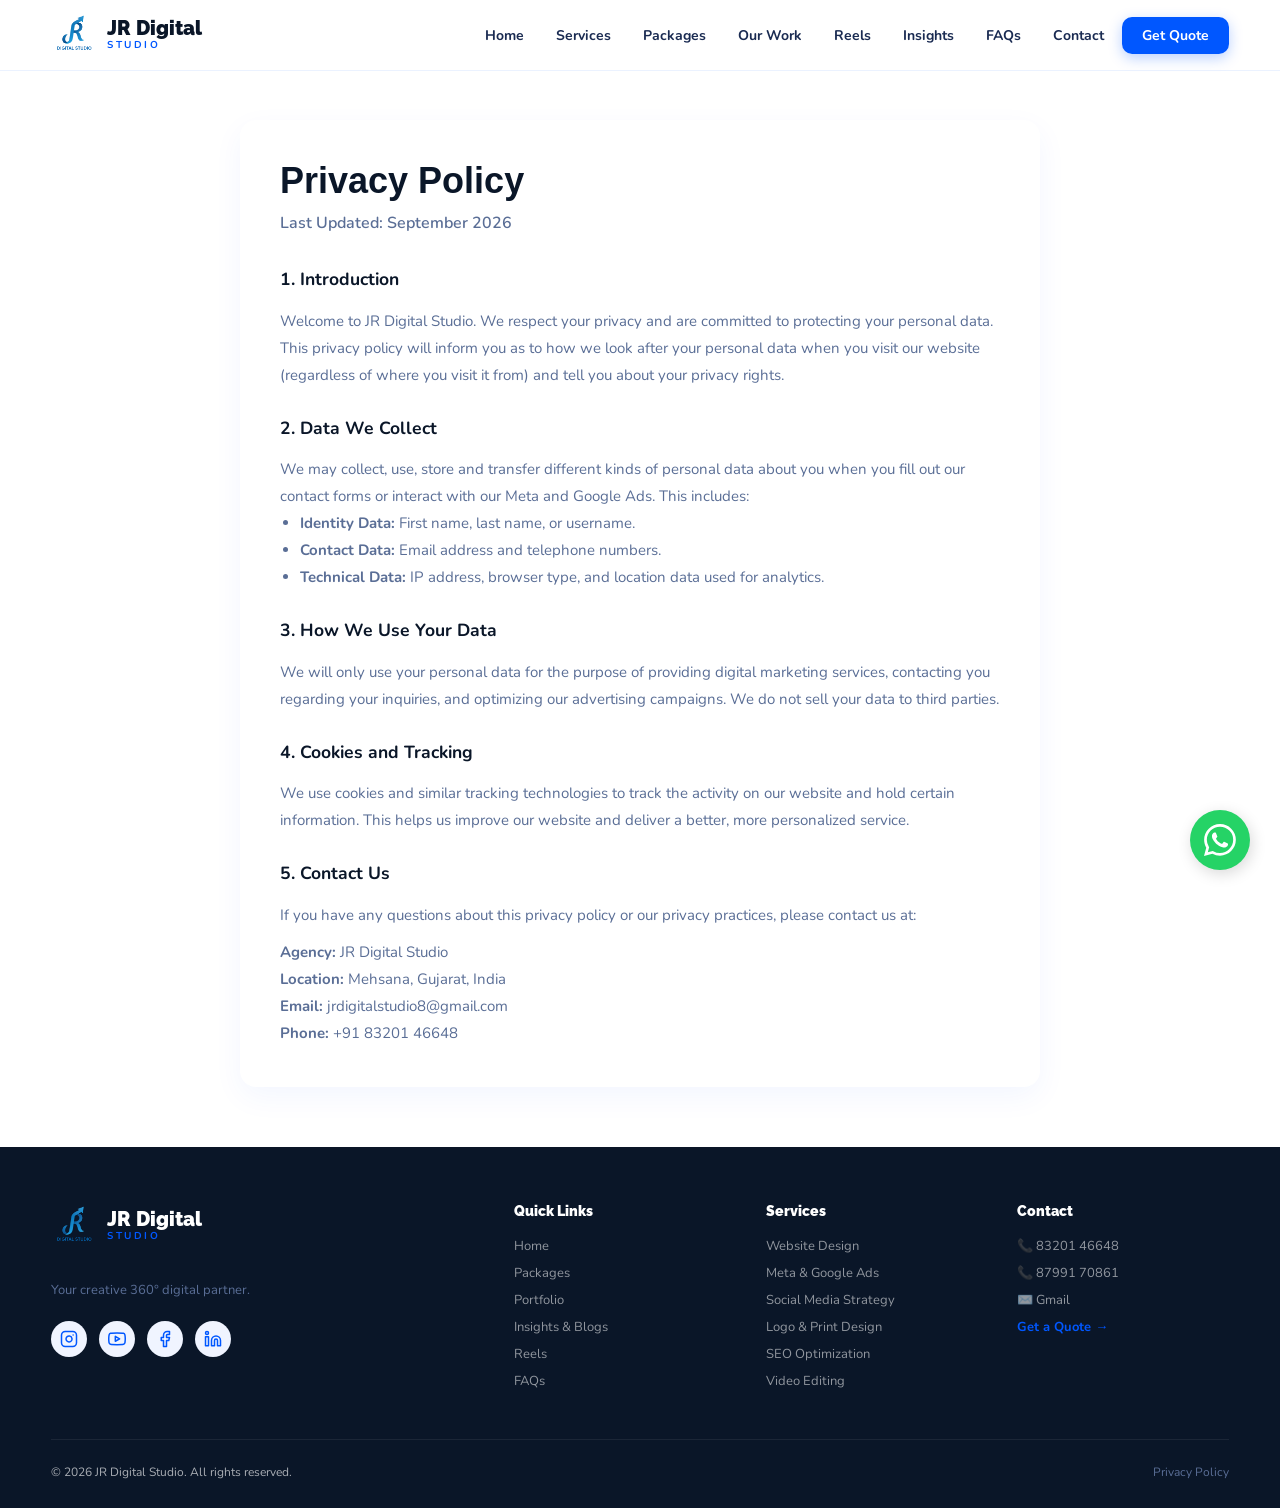
<file: privacy.html>
<!DOCTYPE html>
<html lang="en">
<head>
  <link rel="icon" type="image/png" href="jr.png">
  <link rel="apple-touch-icon" href="jr.png">
  
  <!-- Google tag (gtag.js) -->
  <script async src="https://www.googletagmanager.com/gtag/js?id=G-WJWTW6DXVD"></script>
  <script>
    window.dataLayer = window.dataLayer || [];
    function gtag(){dataLayer.push(arguments);}
    gtag('js', new Date());
    gtag('config', 'G-WJWTW6DXVD');
  </script>
  
  <meta charset="UTF-8">
  <meta name="viewport" content="width=device-width, initial-scale=1.0">
  <title>Privacy Policy | JR Digital Studio</title>
  <meta name="description" content="Privacy Policy and Terms of Service for JR Digital Studio, Mehsana.">
  <link rel="stylesheet" href="style.css">
</head>
<body style="display:flex; flex-direction:column; min-height:100vh;">

<!-- Master Navbar -->
<nav class="navbar">
  <div class="nav-inner">
    <a href="index.html" class="nav-logo">
      <img src="jr.png" alt="JR Digital Studio Logo" class="logo-img">
      <div><div class="logo-text">JR Digital</div><div class="logo-sub">Studio</div></div>
    </a>
    <ul class="nav-links">
      <li><a href="index.html">Home</a></li>
      <li><a href="services.html">Services</a></li>
      <li><a href="packages.html">Packages</a></li>
      <li><a href="our-work.html">Our Work</a></li>
      <li><a href="reels.html">Reels</a></li>
      <li><a href="insights.html">Insights</a></li>
      <li><a href="faq.html">FAQs</a></li>
      <li><a href="contact.html">Contact</a></li>
      <li><a href="contact.html" class="nav-cta">Get Quote</a></li>
    </ul>
    <button class="hamburger" aria-label="Toggle menu"><span></span><span></span><span></span></button>
  </div>
</nav>

<!-- Privacy Policy Content -->
<section class="section" style="padding:120px 20px 60px; flex-grow:1;">
  <div class="section-inner" style="max-width:800px; margin:0 auto; background:#fff; padding:40px; border-radius:16px; box-shadow:0 10px 30px rgba(0,87,255,0.05);">
    <h1 style="font-family:'Syne',sans-serif; font-size:36px; color:var(--dark); margin-bottom:10px;">Privacy Policy</h1>
    <p style="color:var(--text-light); margin-bottom:30px; font-weight:600;">Last Updated: September 2026</p>

    <div style="color:var(--text-light); line-height:1.8; font-size:15px;">
      <h3 style="color:var(--dark); margin:24px 0 12px;">1. Introduction</h3>
      <p>Welcome to JR Digital Studio. We respect your privacy and are committed to protecting your personal data. This privacy policy will inform you as to how we look after your personal data when you visit our website (regardless of where you visit it from) and tell you about your privacy rights.</p>

      <h3 style="color:var(--dark); margin:24px 0 12px;">2. Data We Collect</h3>
      <p>We may collect, use, store and transfer different kinds of personal data about you when you fill out our contact forms or interact with our Meta and Google Ads. This includes:</p>
      <ul style="margin-left:20px; margin-bottom:16px;">
        <li><strong>Identity Data:</strong> First name, last name, or username.</li>
        <li><strong>Contact Data:</strong> Email address and telephone numbers.</li>
        <li><strong>Technical Data:</strong> IP address, browser type, and location data used for analytics.</li>
      </ul>

      <h3 style="color:var(--dark); margin:24px 0 12px;">3. How We Use Your Data</h3>
      <p>We will only use your personal data for the purpose of providing digital marketing services, contacting you regarding your inquiries, and optimizing our advertising campaigns. We do not sell your data to third parties.</p>

      <h3 style="color:var(--dark); margin:24px 0 12px;">4. Cookies and Tracking</h3>
      <p>We use cookies and similar tracking technologies to track the activity on our website and hold certain information. This helps us improve our website and deliver a better, more personalized service.</p>

      <h3 style="color:var(--dark); margin:24px 0 12px;">5. Contact Us</h3>
      <p>If you have any questions about this privacy policy or our privacy practices, please contact us at:</p>
      <ul style="list-style:none; padding:0; margin-top:10px;">
        <li><strong>Agency:</strong> JR Digital Studio</li>
        <li><strong>Location:</strong> Mehsana, Gujarat, India</li>
        <li><strong>Email:</strong> jrdigitalstudio8@gmail.com</li>
        <li><strong>Phone:</strong> +91 83201 46648</li>
      </ul>
    </div>
  </div>
</section>

<!-- Master Footer -->
<footer style="margin-top:auto;">
  <div class="footer-inner">
    <div class="footer-top">
      <div class="footer-brand">
        <a href="index.html" class="nav-logo" style="margin-bottom:16px;display:inline-flex">
          <img src="jr.png" alt="JR Digital Studio Logo" class="logo-img">
          <div><div class="logo-text">JR Digital</div><div class="logo-sub">Studio</div></div>
        </a>
        <p style="color:var(--text-light); margin-bottom: 20px;">Your creative 360° digital partner.</p>
        
        <div style="display:flex; gap:12px; margin-top:10px;">
          <!-- Instagram -->
          <a href="https://www.instagram.com/jr_digital_studio_" target="_blank" rel="noopener noreferrer" style="display:flex; align-items:center; justify-content:center; width:36px; height:36px; background:#f0f4ff; color:var(--primary); border-radius:50%; text-decoration:none; transition:all 0.3s ease; font-size:18px;" onmouseover="this.style.background='var(--primary)'; this.style.color='white';" onmouseout="this.style.background='#f0f4ff'; this.style.color='var(--primary)';">
            <svg xmlns="http://www.w3.org/2000/svg" width="18" height="18" viewBox="0 0 24 24" fill="none" stroke="currentColor" stroke-width="2" stroke-linecap="round" stroke-linejoin="round"><rect x="2" y="2" width="20" height="20" rx="5" ry="5"></rect><path d="M16 11.37A4 4 0 1 1 12.63 8 4 4 0 0 1 16 11.37z"></path><line x1="17.5" y1="6.5" x2="17.51" y2="6.5"></line></svg>
          </a>
          <!-- YouTube -->
          <a href="#" target="_blank" rel="noopener noreferrer" style="display:flex; align-items:center; justify-content:center; width:36px; height:36px; background:#f0f4ff; color:var(--primary); border-radius:50%; text-decoration:none; transition:all 0.3s ease; font-size:18px;" onmouseover="this.style.background='#FF0000'; this.style.color='white';" onmouseout="this.style.background='#f0f4ff'; this.style.color='var(--primary)';">
            <svg xmlns="http://www.w3.org/2000/svg" width="18" height="18" viewBox="0 0 24 24" fill="none" stroke="currentColor" stroke-width="2" stroke-linecap="round" stroke-linejoin="round"><path d="M22.54 6.42a2.78 2.78 0 0 0-1.94-2C18.88 4 12 4 12 4s-6.88 0-8.6.46a2.78 2.78 0 0 0-1.94 2A29 29 0 0 0 1 11.75a29 29 0 0 0 .46 5.33 2.78 2.78 0 0 0 1.94 2c1.72.46 8.6.46 8.6.46s6.88 0 8.6-.46a2.78 2.78 0 0 0 1.94-2 29 29 0 0 0 .46-5.33 29 29 0 0 0-.46-5.33z"></path><polygon points="9.75 15.02 15.5 11.75 9.75 8.48 9.75 15.02"></polygon></svg>
          </a>
          <!-- Facebook -->
          <a href="#" target="_blank" rel="noopener noreferrer" style="display:flex; align-items:center; justify-content:center; width:36px; height:36px; background:#f0f4ff; color:var(--primary); border-radius:50%; text-decoration:none; transition:all 0.3s ease; font-size:18px;" onmouseover="this.style.background='#1877F2'; this.style.color='white';" onmouseout="this.style.background='#f0f4ff'; this.style.color='var(--primary)';">
            <svg xmlns="http://www.w3.org/2000/svg" width="18" height="18" viewBox="0 0 24 24" fill="none" stroke="currentColor" stroke-width="2" stroke-linecap="round" stroke-linejoin="round"><path d="M18 2h-3a5 5 0 0 0-5 5v3H7v4h3v8h4v-8h3l1-4h-4V7a1 1 0 0 1 1-1h3z"></path></svg>
          </a>
          <!-- LinkedIn -->
          <a href="https://www.linkedin.com/company/jr-digital-studio" target="_blank" rel="noopener noreferrer" style="display:flex; align-items:center; justify-content:center; width:36px; height:36px; background:#f0f4ff; color:var(--primary); border-radius:50%; text-decoration:none; transition:all 0.3s ease; font-size:18px;" onmouseover="this.style.background='#0077b5'; this.style.color='white';" onmouseout="this.style.background='#f0f4ff'; this.style.color='var(--primary)';">
             <svg xmlns="http://www.w3.org/2000/svg" width="18" height="18" viewBox="0 0 24 24" fill="none" stroke="currentColor" stroke-width="2" stroke-linecap="round" stroke-linejoin="round"><path d="M16 8a6 6 0 0 1 6 6v7h-4v-7a2 2 0 0 0-2-2 2 2 0 0 0-2 2v7h-4v-7a6 6 0 0 1 6-6z"></path><rect x="2" y="9" width="4" height="12"></rect><circle cx="4" cy="4" r="2"></circle></svg>
          </a>
        </div>
      </div>
      
      <div class="footer-col">
        <h5>Quick Links</h5>
        <a href="index.html">Home</a>
        <a href="packages.html">Packages</a>
        <a href="our-work.html">Portfolio</a>
        <a href="insights.html">Insights & Blogs</a>
        <a href="reels.html">Reels</a>
        <a href="faq.html">FAQs</a>
      </div>
      
      <div class="footer-col">
        <h5>Services</h5>
        <a href="services.html">Website Design</a>
        <a href="services.html">Meta & Google Ads</a>
        <a href="services.html">Social Media Strategy</a>
        <a href="services.html">Logo & Print Design</a>
        <a href="services.html">SEO Optimization</a>
        <a href="services.html">Video Editing</a>
      </div>
      
      <div class="footer-col">
        <h5>Contact</h5>
        <a href="tel:+918320146648" style="display:flex; align-items:center; gap:8px;">📞 83201 46648</a>
        <a href="tel:+918799170861" style="display:flex; align-items:center; gap:8px;">📞 87991 70861</a>
        <a href="mailto:jrdigitalstudio8@gmail.com" style="display:flex; align-items:center; gap:8px;">✉️ Gmail</a>
        <a href="contact.html" style="color:var(--primary); font-weight:700; margin-top: 8px;">Get a Quote →</a>
      </div>
    </div>
    
    <div class="footer-bottom">
      <span style="display:flex; justify-content:space-between; width:100%;">
        <span>© 2026 JR Digital Studio. All rights reserved.</span>
        <a href="privacy.html" style="color:var(--text-light); text-decoration:none;">Privacy Policy</a>
      </span>
    </div>
  </div>
</footer>

<script src="script.js"></script>

<!-- Floating WhatsApp Button -->
<a href="https://wa.me/918320146648?text=Hello%20JR%20Digital%20Studio,%20I%20want%20to%20grow%20my%20business!" target="_blank" style="position:fixed; width:60px; height:60px; bottom:30px; right:30px; background-color:#25d366; color:#FFF; border-radius:50px; text-align:center; font-size:30px; box-shadow: 2px 4px 15px rgba(0,0,0,0.15); z-index:100; display:flex; justify-content:center; align-items:center; transition: transform 0.3s ease;" onmouseover="this.style.transform='scale(1.1)'" onmouseout="this.style.transform='scale(1)'">
  <svg xmlns="http://www.w3.org/2000/svg" width="32" height="32" fill="currentColor" viewBox="0 0 16 16">
    <path d="M13.601 2.326A7.85 7.85 0 0 0 7.994 0C3.627 0 .068 3.558.064 7.926c0 1.399.366 2.76 1.057 3.965L0 16l4.204-1.102a7.9 7.9 0 0 0 3.79.965h.004c4.368 0 7.926-3.558 7.93-7.93A7.9 7.9 0 0 0 13.6 2.326zM7.994 14.521a6.6 6.6 0 0 1-3.356-.92l-.24-.144-2.49.652.666-2.433-.156-.251a6.56 6.56 0 0 1-1.007-3.505c0-3.626 2.957-6.584 6.591-6.584a6.56 6.56 0 0 1 4.66 1.931 6.56 6.56 0 0 1 1.928 4.66c-.004 3.639-2.961 6.592-6.592 6.592m3.615-4.934c-.197-.099-1.17-.578-1.353-.646-.182-.065-.315-.099-.445.099-.133.197-.513.646-.627.775-.114.133-.232.148-.43.05-.197-.1-.836-.308-1.592-.985-.59-.525-.985-1.175-1.103-1.372-.114-.198-.011-.304.088-.403.087-.088.197-.232.296-.346.1-.114.133-.198.198-.33.065-.134.034-.248-.015-.347-.05-.099-.445-1.076-.612-1.47-.16-.389-.323-.335-.445-.34-.114-.007-.247-.007-.38-.007a.73.73 0 0 0-.529.247c-.182.198-.691.677-.691 1.654s.71 1.916.81 2.049c.098.133 1.394 2.132 3.383 2.992.47.205.84.326 1.129.418.475.152.904.129 1.246.08.38-.058 1.171-.48 1.338-.943.164-.464.164-.86.114-.943-.049-.084-.182-.133-.38-.232z"/>
  </svg>
</a>
</body>
</html>
</file>
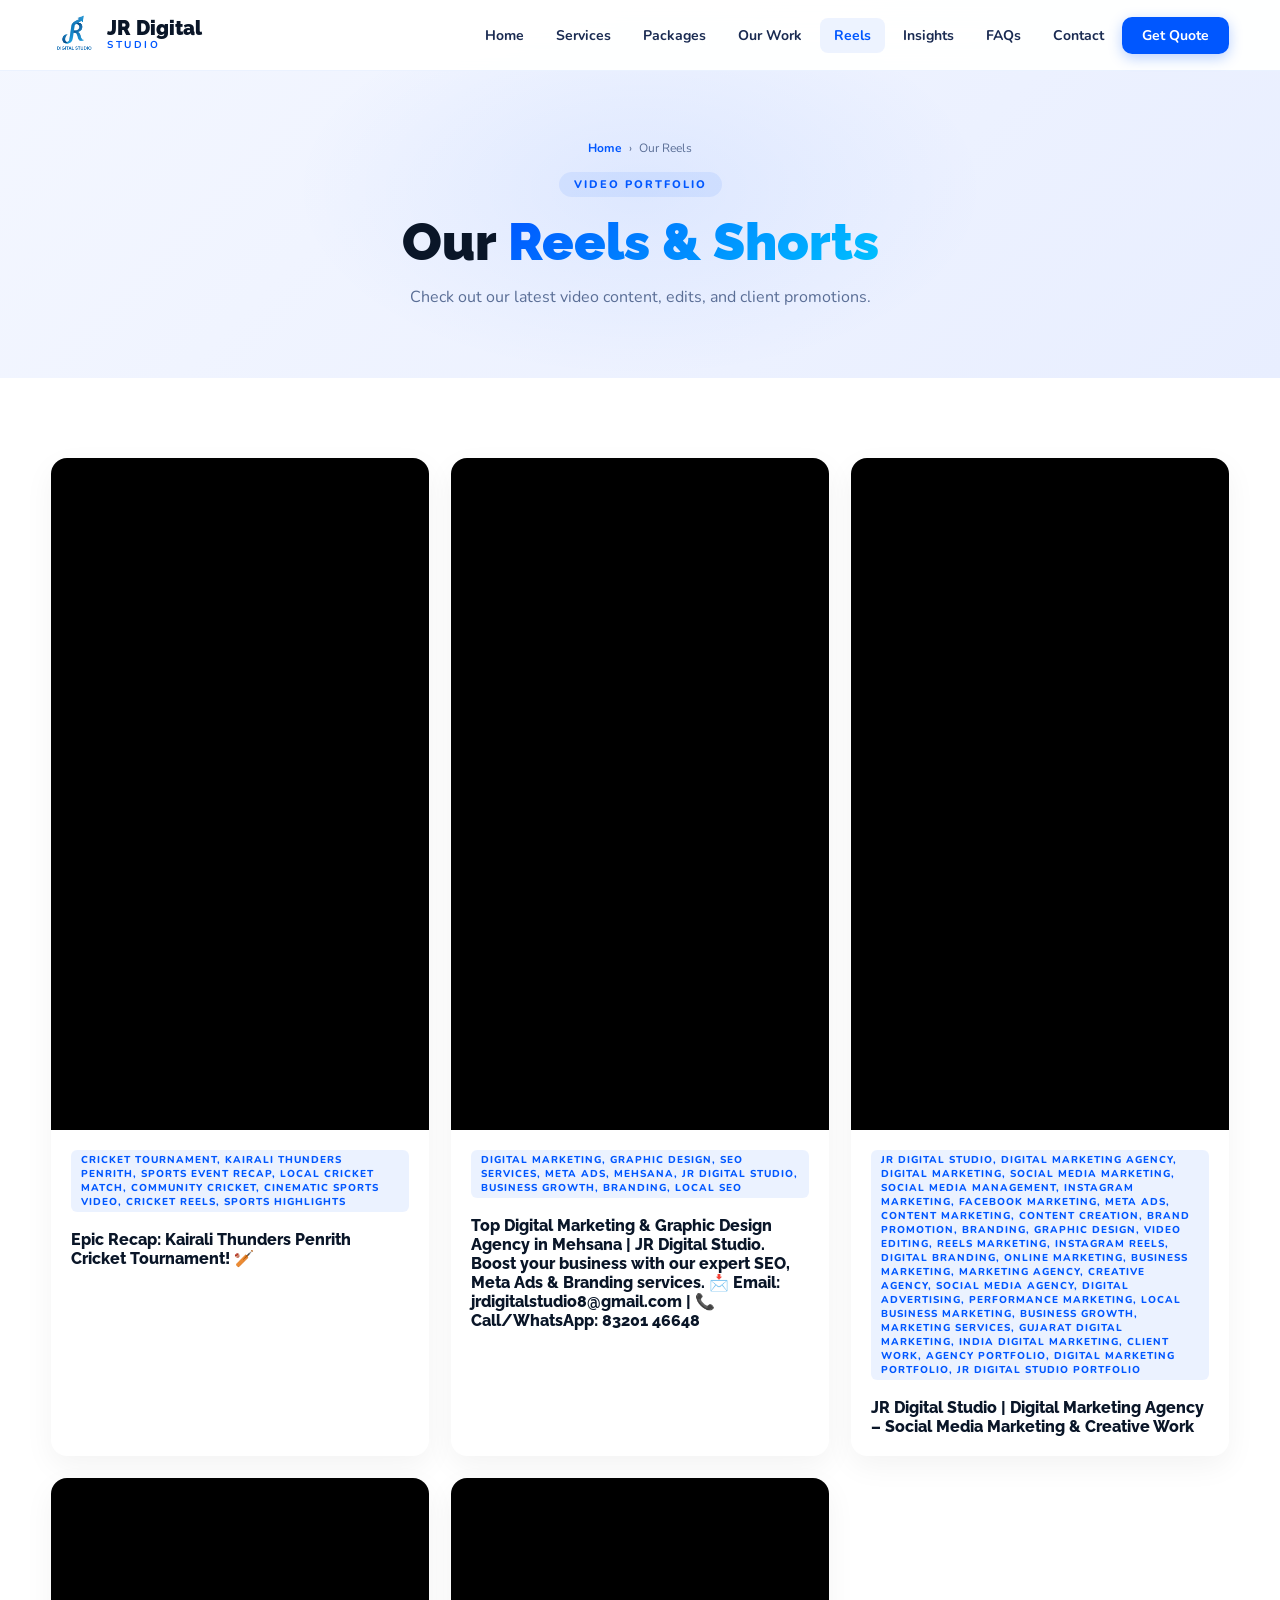
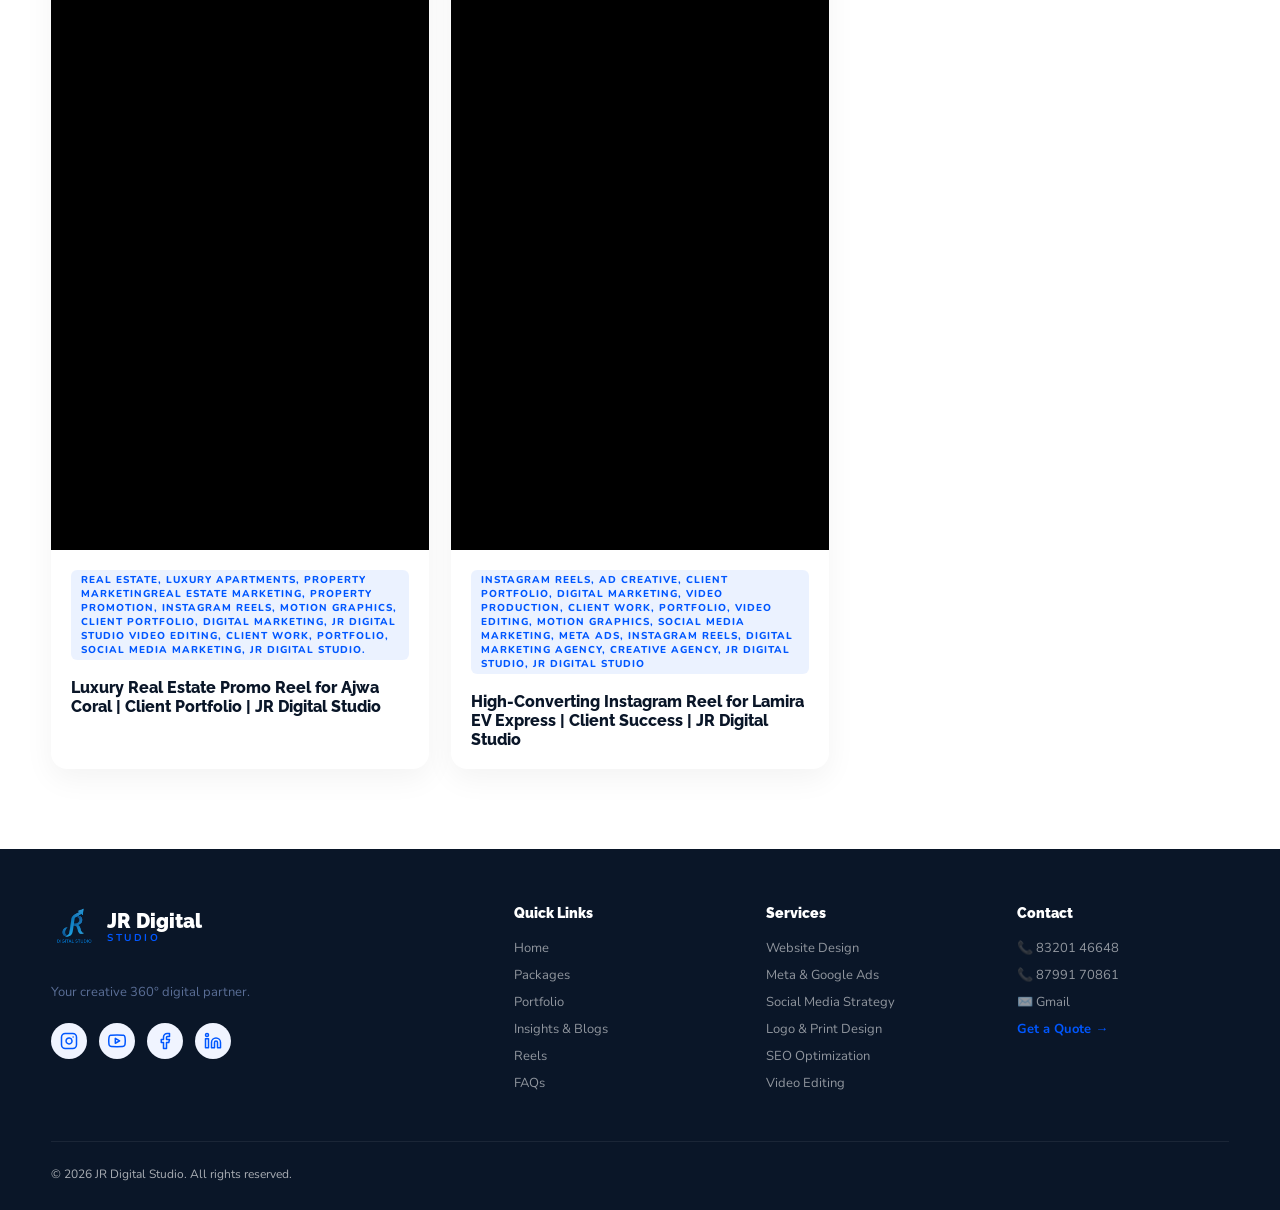
<file: reels.html>
<!DOCTYPE html>
<html lang="en">
<head>
  <!-- Website Favicon / Google Search Logo -->
<link rel="icon" type="image/png" href="jr.png">
<link rel="apple-touch-icon" href="jr.png">
  <script type="application/ld+json">
{
  "@context": "https://schema.org",
  "@type": "ProfessionalService",
  "name": "JR Digital Studio",
  "image": "https://yourwebsite.com/logo.png",
  "@id": "https://yourwebsite.com",
  "url": "https://yourwebsite.com",
  "telephone": "+918320146648",
  "email": "jrdigitalstudio8@gmail.com",
  "address": {
    "@type": "PostalAddress",
    "addressLocality": "Mehsana",
    "addressRegion": "Gujarat",
    "addressCountry": "IN"
  },
  "geo": {
    "@type": "GeoCoordinates",
    "latitude": 23.5880,
    "longitude": 72.3693
  },
  "areaServed": [
    {
      "@type": "Country",
      "name": "India"
    },
    {
      "@type": "AdministrativeArea",
      "name": "Global"
    }
  ],
  "priceRange": "₹₹",
  "knowsAbout": [
    "Digital Marketing",
    "Social Media Marketing",
    "Meta Ads",
    "Google Ads",
    "Brochure Design",
    "Reels Editing",
    "Video Editing",
    "Graphic Design",
    "Content Creation",
    "Web Design"
  ],
  "hasOfferCatalog": {
    "@type": "OfferCatalog",
    "name": "Digital Marketing and Creative Services",
    "itemListElement": [
      {
        "@type": "Offer",
        "itemOffered": {
          "@type": "Service",
          "name": "Digital Marketing & Social Media Marketing"
        }
      },
      {
        "@type": "Offer",
        "itemOffered": {
          "@type": "Service",
          "name": "Meta Ads & Google Ads Management"
        }
      },
      {
        "@type": "Offer",
        "itemOffered": {
          "@type": "Service",
          "name": "Graphic Design & Brochure Design"
        }
      },
      {
        "@type": "Offer",
        "itemOffered": {
          "@type": "Service",
          "name": "Video Editing & Instagram Reels Production"
        }
      },
      {
        "@type": "Offer",
        "itemOffered": {
          "@type": "Service",
          "name": "Content Creation & Brand Strategy"
        }
      }
    ]
  },
  "sameAs": [
    "https://www.instagram.com/jr_digital_studio_"
  ]
}
</script>
  <!-- Google tag (gtag.js) -->
<script async src="https://www.googletagmanager.com/gtag/js?id=G-WJWTW6DXVD"></script>
<script>
  window.dataLayer = window.dataLayer || [];
  function gtag(){dataLayer.push(arguments);}
  gtag('js', new Date());

  gtag('config', 'G-WJWTW6DXVD');
</script>
  <meta charset="UTF-8">
  <meta name="viewport" content="width=device-width, initial-scale=1.0">
  <title>Our Reels | JR Digital Studio</title>
  <meta name="description" content="Watch our latest Instagram Reels and Shorts.">
  <link rel="stylesheet" href="style.css">
  <style>
    /* Reels Card specific styling to match a 9:16 vertical video ratio */
    .reel-iframe-container {
      aspect-ratio: 9/16;
      width: 100%;
      background: #000;
      position: relative;
      overflow: hidden;
    }
    .reel-iframe-container iframe {
      position: absolute;
      top: 0;
      left: 0;
      width: 100%;
      height: 100%;
      border: none;
    }
  </style>
</head>
<body>

<!-- Navbar (Same as your main website but added REELS tab) -->
<nav class="navbar">
  <div class="nav-inner">
    <a href="index.html" class="nav-logo">
      <img src="jr.png" alt="JR Digital Studio Logo" class="logo-img">
      <div><div class="logo-text">JR Digital</div><div class="logo-sub">Studio</div></div>
    </a>
    <ul class="nav-links">
      <li><a href="index.html">Home</a></li>
      <li><a href="services.html">Services</a></li>
      <li><a href="packages.html">Packages</a></li>
      <li><a href="our-work.html">Our Work</a></li>
      <li><a href="reels.html">Reels</a></li>
      <li><a href="insights.html">Insights</a></li>
      <li><a href="faq.html">FAQs</a></li>
      <li><a href="contact.html">Contact</a></li>
      <li><a href="contact.html" class="nav-cta">Get Quote</a></li>
    </ul>
    <button class="hamburger" aria-label="Toggle menu"><span></span><span></span><span></span></button>
  </div>
</nav>
<!-- Page Header -->
<section class="page-hero">
  <div class="breadcrumb"><a href="index.html">Home</a> <span>›</span> <span>Our Reels</span></div>
  <div class="section-tag">Video Portfolio</div>
  <h1>Our <span style="background:linear-gradient(135deg,var(--primary),var(--accent));-webkit-background-clip:text;-webkit-text-fill-color:transparent;background-clip:text">Reels & Shorts</span></h1>
  <p>Check out our latest video content, edits, and client promotions.</p>
</section>

<!-- Reels Grid Section -->
<section class="section">
  <div class="section-inner">
    <div class="work-grid" id="reelsGrid">
      <!-- JavaScript will load live reels here -->
      <div style="grid-column: 1/-1; text-align:center; padding: 40px; color: var(--text-light);">
        Loading amazing reels...
      </div>
    </div>
  </div>
</section>

<!-- Footer -->
<footer>
  <div class="footer-inner">
    <div class="footer-top">
      <div class="footer-brand">
        <a href="index.html" class="nav-logo" style="margin-bottom:16px;display:inline-flex">
          <img src="jr.png" alt="JR Digital Studio Logo" class="logo-img">
          <div><div class="logo-text">JR Digital</div><div class="logo-sub">Studio</div></div>
        </a>
        <p style="color:var(--text-light); margin-bottom: 20px;">Your creative 360° digital partner.</p>
        
        <div style="display:flex; gap:12px; margin-top:10px;">
          <a href="https://www.instagram.com/jr_digital_studio_" target="_blank" rel="noopener noreferrer" style="display:flex; align-items:center; justify-content:center; width:36px; height:36px; background:#f0f4ff; color:var(--primary); border-radius:50%; text-decoration:none; transition:all 0.3s ease; font-size:18px;" onmouseover="this.style.background='var(--primary)'; this.style.color='white';" onmouseout="this.style.background='#f0f4ff'; this.style.color='var(--primary)';">
            <svg xmlns="http://www.w3.org/2000/svg" width="18" height="18" viewBox="0 0 24 24" fill="none" stroke="currentColor" stroke-width="2" stroke-linecap="round" stroke-linejoin="round"><rect x="2" y="2" width="20" height="20" rx="5" ry="5"></rect><path d="M16 11.37A4 4 0 1 1 12.63 8 4 4 0 0 1 16 11.37z"></path><line x1="17.5" y1="6.5" x2="17.51" y2="6.5"></line></svg>
          </a>
          <a href="#" target="_blank" rel="noopener noreferrer" style="display:flex; align-items:center; justify-content:center; width:36px; height:36px; background:#f0f4ff; color:var(--primary); border-radius:50%; text-decoration:none; transition:all 0.3s ease; font-size:18px;" onmouseover="this.style.background='#FF0000'; this.style.color='white';" onmouseout="this.style.background='#f0f4ff'; this.style.color='var(--primary)';">
            <svg xmlns="http://www.w3.org/2000/svg" width="18" height="18" viewBox="0 0 24 24" fill="none" stroke="currentColor" stroke-width="2" stroke-linecap="round" stroke-linejoin="round"><path d="M22.54 6.42a2.78 2.78 0 0 0-1.94-2C18.88 4 12 4 12 4s-6.88 0-8.6.46a2.78 2.78 0 0 0-1.94 2A29 29 0 0 0 1 11.75a29 29 0 0 0 .46 5.33 2.78 2.78 0 0 0 1.94 2c1.72.46 8.6.46 8.6.46s6.88 0 8.6-.46a2.78 2.78 0 0 0 1.94-2 29 29 0 0 0 .46-5.33 29 29 0 0 0-.46-5.33z"></path><polygon points="9.75 15.02 15.5 11.75 9.75 8.48 9.75 15.02"></polygon></svg>
          </a>
          <a href="#" target="_blank" rel="noopener noreferrer" style="display:flex; align-items:center; justify-content:center; width:36px; height:36px; background:#f0f4ff; color:var(--primary); border-radius:50%; text-decoration:none; transition:all 0.3s ease; font-size:18px;" onmouseover="this.style.background='#1877F2'; this.style.color='white';" onmouseout="this.style.background='#f0f4ff'; this.style.color='var(--primary)';">
            <svg xmlns="http://www.w3.org/2000/svg" width="18" height="18" viewBox="0 0 24 24" fill="none" stroke="currentColor" stroke-width="2" stroke-linecap="round" stroke-linejoin="round"><path d="M18 2h-3a5 5 0 0 0-5 5v3H7v4h3v8h4v-8h3l1-4h-4V7a1 1 0 0 1 1-1h3z"></path></svg>
          </a>
          <a href="https://www.linkedin.com/company/jr-digital-studio" target="_blank" rel="noopener noreferrer" style="display:flex; align-items:center; justify-content:center; width:36px; height:36px; background:#f0f4ff; color:var(--primary); border-radius:50%; text-decoration:none; transition:all 0.3s ease; font-size:18px;" onmouseover="this.style.background='#0077b5'; this.style.color='white';" onmouseout="this.style.background='#f0f4ff'; this.style.color='var(--primary)';">
             <svg xmlns="http://www.w3.org/2000/svg" width="18" height="18" viewBox="0 0 24 24" fill="none" stroke="currentColor" stroke-width="2" stroke-linecap="round" stroke-linejoin="round"><path d="M16 8a6 6 0 0 1 6 6v7h-4v-7a2 2 0 0 0-2-2 2 2 0 0 0-2 2v7h-4v-7a6 6 0 0 1 6-6z"></path><rect x="2" y="9" width="4" height="12"></rect><circle cx="4" cy="4" r="2"></circle></svg>
          </a>
        </div>
      </div>
      
      <div class="footer-col">
        <h5>Quick Links</h5>
        <a href="index.html">Home</a>
        <a href="packages.html">Packages</a>
        <a href="our-work.html">Portfolio</a>
        <a href="insights.html">Insights & Blogs</a>
        <a href="reels.html">Reels</a>
        <a href="faq.html">FAQs</a>
      </div>
      
      <div class="footer-col">
        <h5>Services</h5>
        <a href="services.html">Website Design</a>
        <a href="services.html">Meta & Google Ads</a>
        <a href="services.html">Social Media Strategy</a>
        <a href="services.html">Logo & Print Design</a>
        <a href="services.html">SEO Optimization</a>
        <a href="services.html">Video Editing</a>
      </div>
      
      <div class="footer-col">
        <h5>Contact</h5>
        <a href="tel:+918320146648" style="display:flex; align-items:center; gap:8px;">📞 83201 46648</a>
        <a href="tel:+918799170861" style="display:flex; align-items:center; gap:8px;">📞 87991 70861</a>
        <a href="mailto:jrdigitalstudio8@gmail.com" style="display:flex; align-items:center; gap:8px;">✉️ Gmail</a>
        <a href="contact.html" style="color:var(--primary); font-weight:700; margin-top: 8px;">Get a Quote →</a>
      </div>
    </div>
    
    <div class="footer-bottom">
      <span>© 2026 JR Digital Studio. All rights reserved.</span>
    </div>
  </div>
</footer>
<script src="script.js"></script>

<!-- REELS LIVE FETCH SCRIPT -->
<script>
document.addEventListener("DOMContentLoaded", async () => {
    const reelsGrid = document.getElementById("reelsGrid");
    if (!reelsGrid) return;

    try {
        const cacheBuster = new Date().getTime();
        const response = await fetch(`works-data.json?v=${cacheBuster}`);
        const data = await response.json();
        const reels = data.reels || [];

        if (reels.length === 0) {
            reelsGrid.innerHTML = `
                <div style="grid-column: 1/-1; text-align:center; padding: 60px 20px;">
                    <div style="font-size:48px; margin-bottom:16px;">🎬</div>
                    <h3 style="color:var(--dark); font-family:'Syne',sans-serif;">No reels added yet</h3>
                    <p style="color:var(--text-light);">Check back soon for awesome video content.</p>
                </div>`;
            return;
        }

        reelsGrid.innerHTML = reels.map(reel => {
            let finalUrl = reel.embedUrl;
            
            // 🚀 MAGIC FIX: Instagram Normal Link to Embed Link Converter
            if (finalUrl.includes('instagram.com') && !finalUrl.includes('embed')) {
                finalUrl = finalUrl.split('?')[0]; // Remove extra tracking code (?igsh=...)
                if (!finalUrl.endsWith('/')) {
                    finalUrl += '/';
                }
                finalUrl += 'embed/'; // Add embed to bypass connection refusal
            }

            return `
                <div class="work-card reveal" style="background:#fff; border-radius:16px; overflow:hidden; box-shadow:0 10px 30px rgba(0,0,0,0.05); display:flex; flex-direction:column;">
                    
                    <div class="reel-iframe-container">
                        <iframe src="${finalUrl}" scrolling="no" allowtransparency="true" allowfullscreen></iframe>
                    </div>

                    <div class="work-info" style="padding:20px; flex:1;">
                        <span class="work-tag">${reel.category || 'Reel'}</span>
                        <h4 style="margin-top:12px; font-size:16px;">${reel.title}</h4>
                    </div>
                </div>
            `;
        }).join('');
        
        // Re-initialize animations if initReveal exists in script.js
        if (typeof initReveal === 'function') initReveal();

    } catch (error) {
        console.error("Error fetching reels:", error);
        reelsGrid.innerHTML = `<p style="grid-column: 1/-1; text-align:center; color:var(--text-light);">Failed to load reels. Please refresh the page.</p>`;
    }
});
</script>
</body>
</html>
</file>
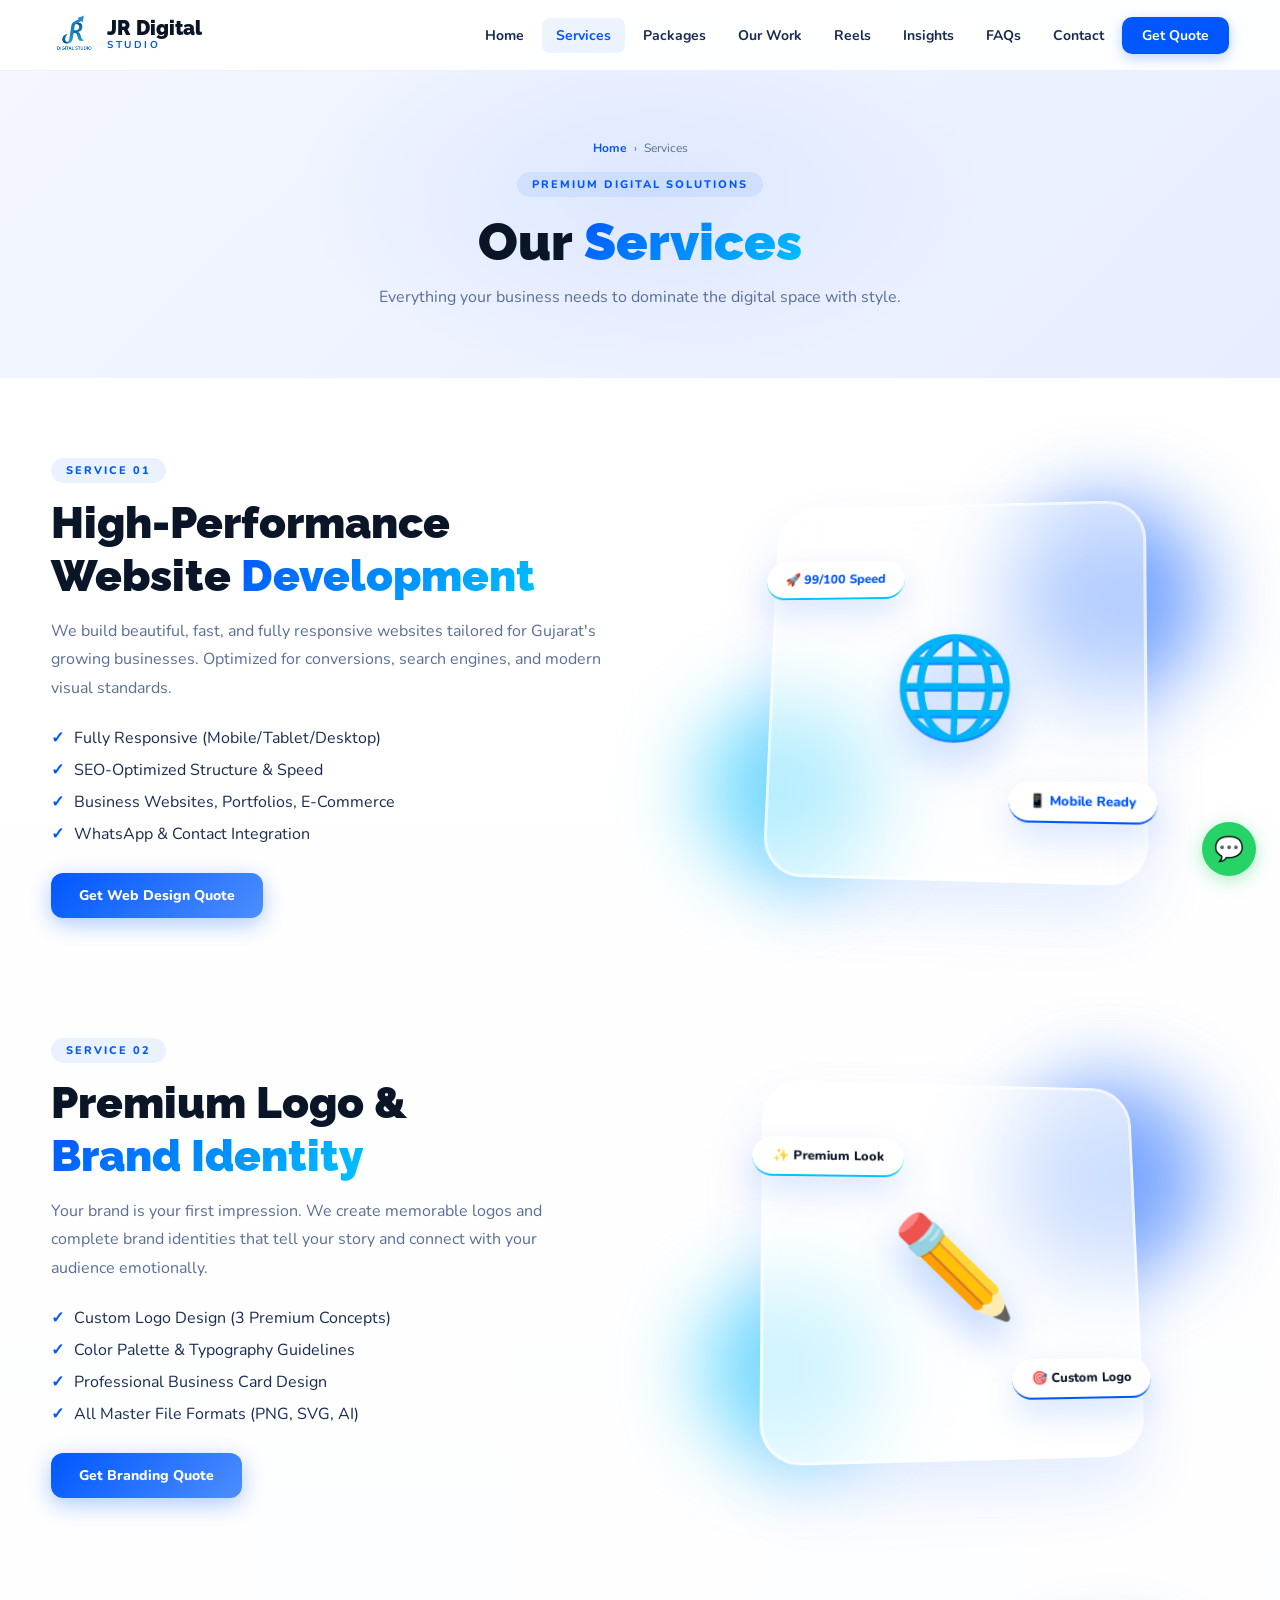
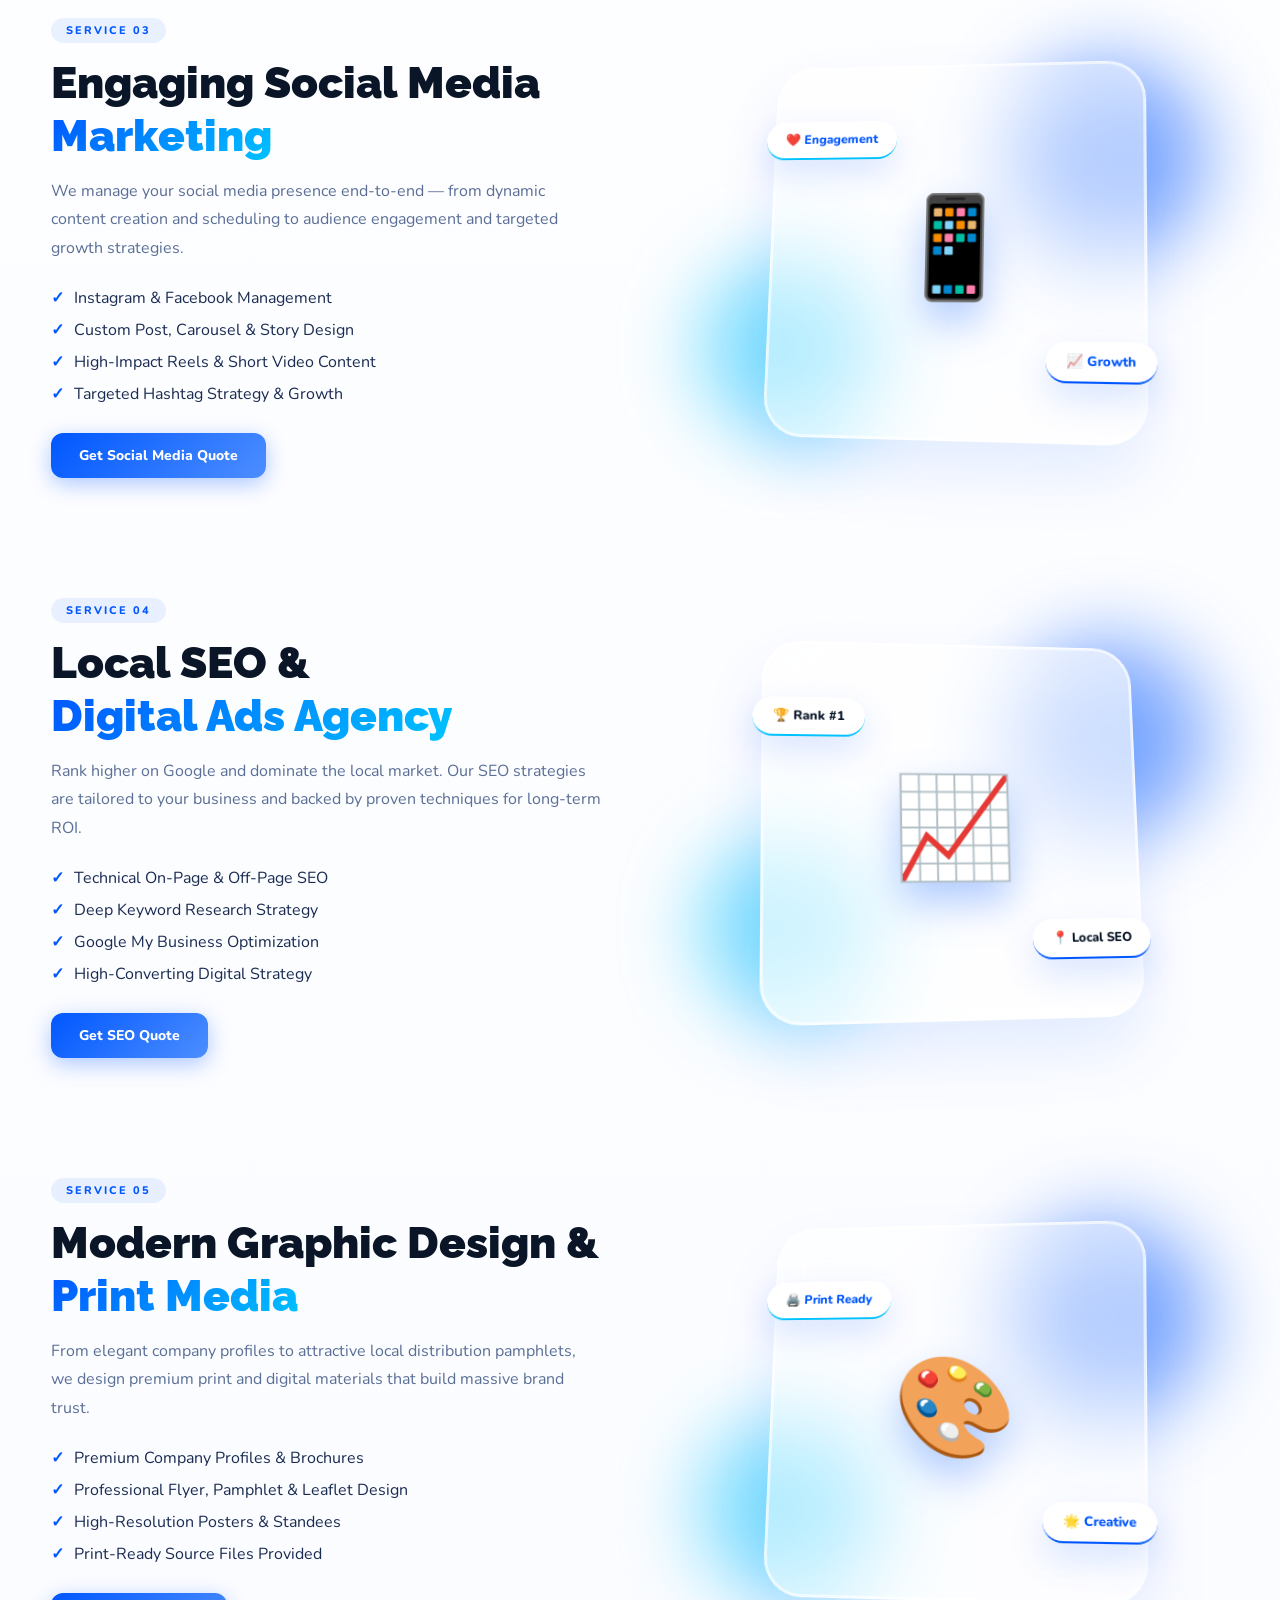
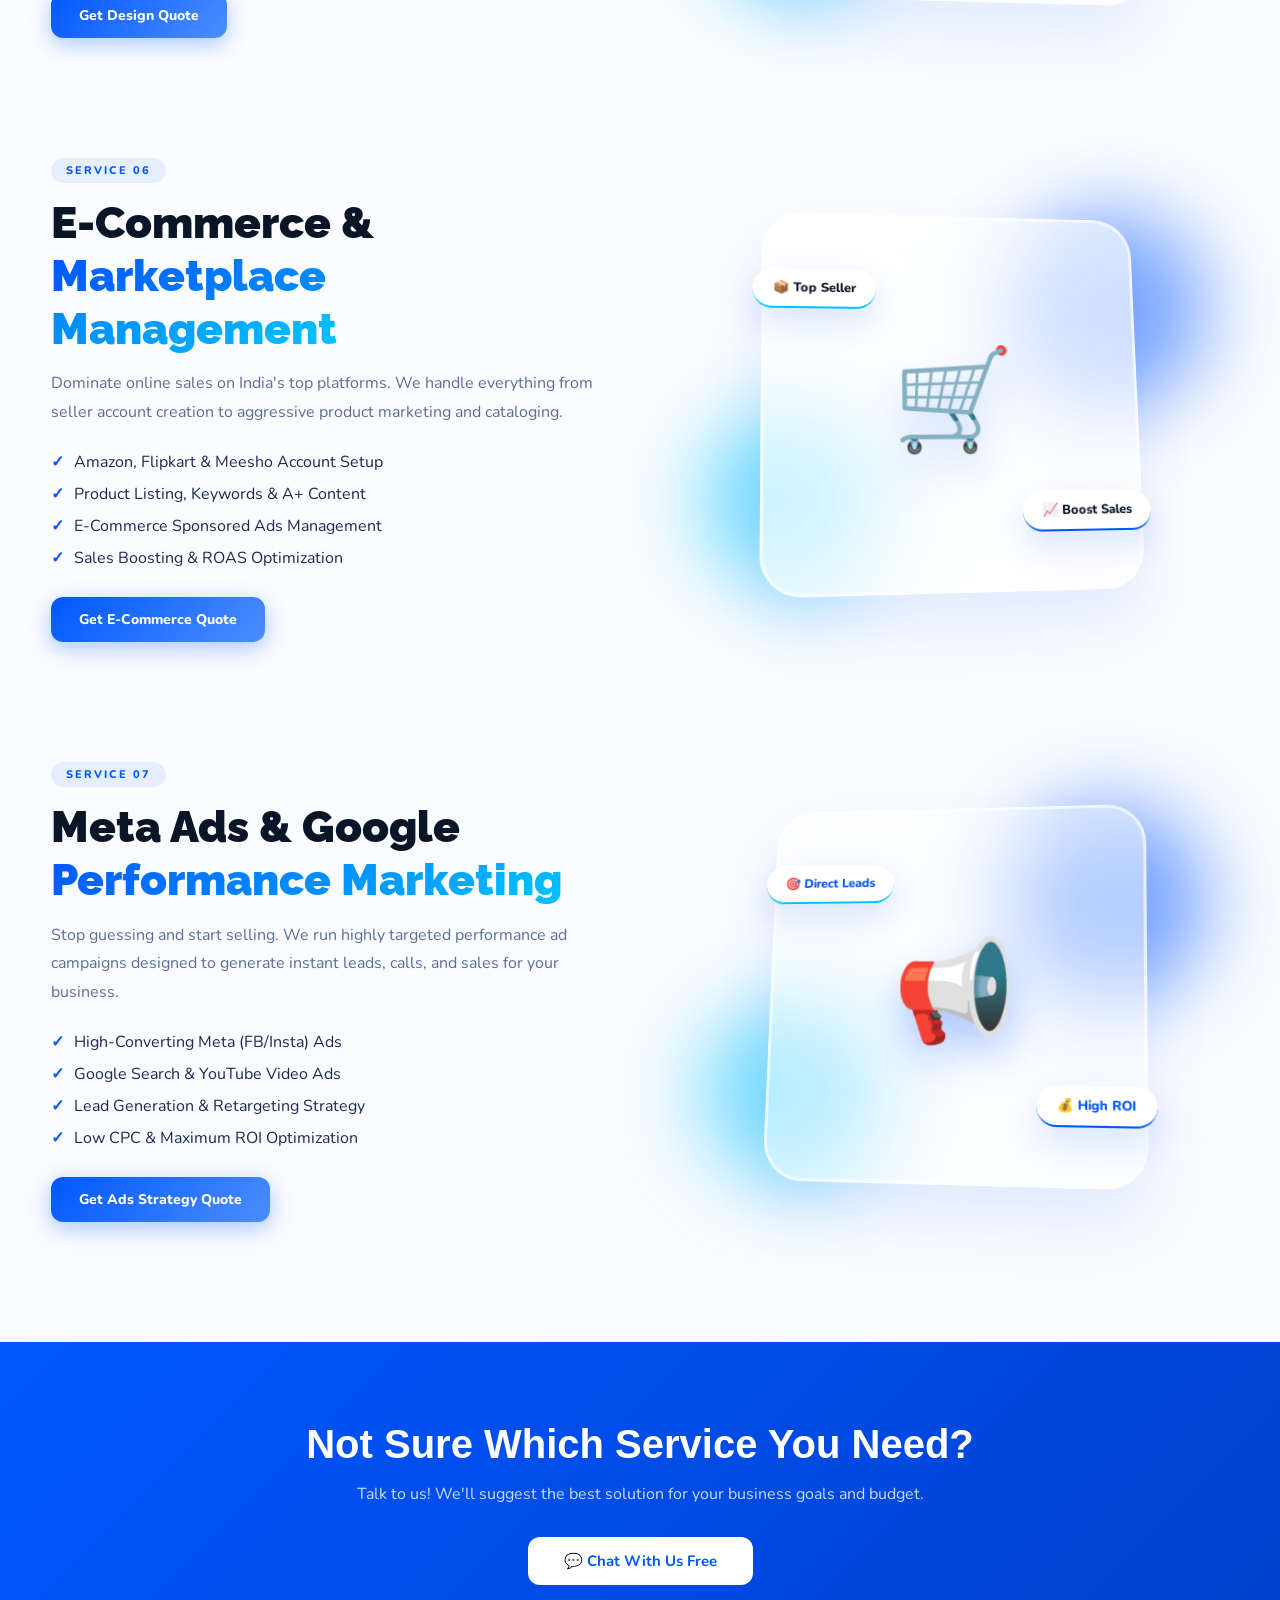
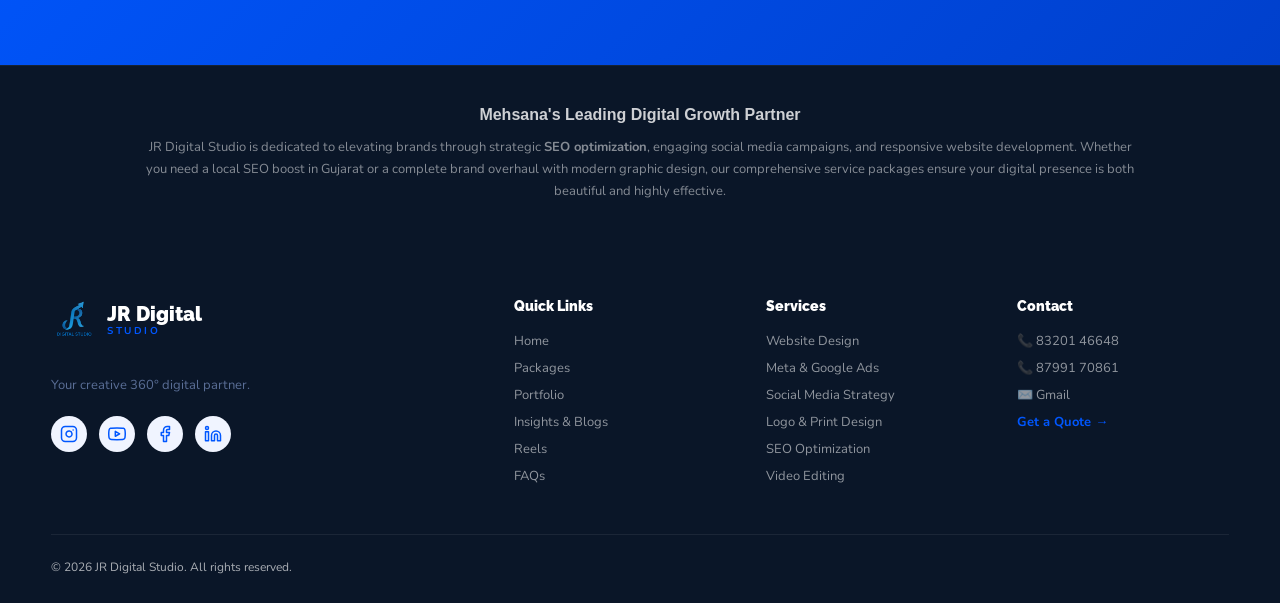
<file: services.html>
<!DOCTYPE html>
<html lang="en">
<head>
  <!-- Website Favicon / Google Search Logo -->
<link rel="icon" type="image/png" href="jr.png">
<link rel="apple-touch-icon" href="jr.png">
  <!-- Google tag (gtag.js) -->
<script async src="https://www.googletagmanager.com/gtag/js?id=G-WJWTW6DXVD"></script>
<script>
  window.dataLayer = window.dataLayer || [];
  function gtag(){dataLayer.push(arguments);}
  gtag('js', new Date());

  gtag('config', 'G-WJWTW6DXVD');
</script>
  <meta charset="UTF-8">
  <meta name="viewport" content="width=device-width, initial-scale=1.0, maximum-scale=1.0, user-scalable=no">
  <title>Premium Digital Services | JR Digital Studio Mehsana</title>
  <meta name="description" content="Explore JR Digital Studio's premium services: High-end Website Design, Custom Logo Branding, Social Media Marketing, Local SEO, and 3D Graphic Design in Mehsana.">
  <meta name="keywords" content="premium web design Mehsana, logo design Gujarat, social media marketing agency, top SEO services, 3D graphic design, digital marketing Gujarat">
  <meta name="robots" content="index, follow">
  <link rel="stylesheet" href="style.css">
  <link href="https://fonts.googleapis.com/css2?family=Raleway:wght@700;800;900&family=Nunito:wght@400;600;700;800&display=swap" rel="stylesheet">
  
  <style>
  /* ======================================================== */
  /* PREMIUM 3D ANIMATED LAYOUT & MOBILE FIXES                */
  /* ======================================================== */
  
  html, body {
      overflow-x: hidden; /* Prevents screen cutoff */
      width: 100%;
  }

  .service-row {
      display: flex;
      flex-direction: row;
      align-items: center;
      gap: clamp(30px, 6vw, 80px);
      margin-bottom: clamp(60px, 12vw, 120px);
      width: 100%;
  }
  
  .service-row.reverse {
      flex-direction: row-reverse;
  }

  .service-content {
      flex: 1;
      min-width: 300px;
      z-index: 2;
  }

  .service-visual {
      flex: 1;
      min-width: 300px;
      display: flex;
      justify-content: center;
      align-items: center;
      position: relative;
  }

  /* Animated Glowing Blobs Behind Cards */
  .blob {
      position: absolute;
      border-radius: 50%;
      filter: blur(40px);
      z-index: 0;
      opacity: 0.5;
      animation: rotateBlob 10s cubic-bezier(0.4, 0, 0.2, 1) infinite alternate;
  }
  .blob-primary {
      width: 200px; height: 200px;
      background: var(--primary);
      top: 0; right: 20px;
  }
  .blob-accent {
      width: 180px; height: 180px;
      background: var(--accent);
      bottom: 0; left: 20px;
      animation-delay: 2s;
  }
  @keyframes rotateBlob {
      0% { transform: scale(1) translate(0, 0); }
      100% { transform: scale(1.2) translate(20px, -20px); }
  }

  /* 3D Glassmorphism Container */
  .premium-3d-card {
      position: relative;
      width: 100%;
      max-width: 380px;
      aspect-ratio: 1/1;
      background: rgba(255, 255, 255, 0.4);
      backdrop-filter: blur(25px);
      -webkit-backdrop-filter: blur(25px);
      border-radius: 40px;
      border: 1px solid rgba(255, 255, 255, 0.8);
      box-shadow: 0 30px 60px rgba(0, 87, 255, 0.1), inset 0 0 0 2px rgba(255, 255, 255, 0.6);
      display: flex;
      align-items: center;
      justify-content: center;
      z-index: 1;
      transform-style: preserve-3d;
      transform: perspective(1000px) rotateY(-8deg) rotateX(8deg);
      transition: transform 0.6s cubic-bezier(0.2, 0.8, 0.2, 1), box-shadow 0.6s ease;
  }
  
  .service-row.reverse .premium-3d-card {
      transform: perspective(1000px) rotateY(8deg) rotateX(8deg);
  }

  /* Hover Magnet Effect */
  .service-row:hover .premium-3d-card {
      transform: perspective(1000px) rotateY(0deg) rotateX(0deg) translateY(-15px);
      box-shadow: 0 40px 80px rgba(0, 87, 255, 0.2), inset 0 0 0 2px rgba(255, 255, 255, 0.9);
  }

  /* Center Main Emoji */
  .main-icon {
      font-size: clamp(60px, 12vw, 100px);
      filter: drop-shadow(0 20px 20px rgba(0, 87, 255, 0.3));
      animation: float 4s ease-in-out infinite;
      transform: translateZ(30px); /* Pops out of the card */
  }

  /* Floating Mini-Badges */
  .floating-pill {
      position: absolute;
      background: white;
      padding: 10px 20px;
      border-radius: 50px;
      font-size: 13px;
      font-weight: 800;
      color: var(--primary);
      box-shadow: 0 15px 35px rgba(0, 87, 255, 0.15);
      transform: translateZ(60px); /* Pops out more than icon */
      font-family: var(--font-body);
      white-space: nowrap;
  }
  .pill-1 { top: 15%; left: -10px; animation: float 5s ease-in-out infinite; border-bottom: 2px solid var(--accent); }
  .pill-2 { bottom: 15%; right: -10px; animation: float 6s ease-in-out infinite reverse; border-bottom: 2px solid var(--primary); }

  /* Scroll Reveal Animation */
  .reveal-smooth {
      opacity: 0;
      transform: translateY(50px);
      transition: all 0.8s cubic-bezier(0.2, 0.8, 0.2, 1);
  }
  .reveal-smooth.visible {
      opacity: 1;
      transform: translateY(0);
  }

  /* Mobile Perfection Setup */
  @media (max-width: 768px) {
      .service-row, .service-row.reverse { 
          flex-direction: column; 
          text-align: center; 
          gap: 40px;
      }
      .service-content ul {
          text-align: left; /* Keep checkmarks aligned nicely */
          display: inline-block;
      }
      .premium-3d-card {
          transform: perspective(1000px) rotateY(0deg) rotateX(0deg); /* Reset 3D tilt for mobile focus */
          max-width: 320px;
      }
      .floating-pill {
          padding: 8px 16px;
          font-size: 11px;
      }
      .pill-1 { left: 5%; }
      .pill-2 { right: 5%; }
      .blob-primary { top: -20px; right: 0; }
      .blob-accent { bottom: -20px; left: 0; }
  }
  </style>
</head>
<body>

<nav class="navbar">
  <div class="nav-inner">
    <a href="index.html" class="nav-logo">
      <img src="jr.png" alt="JR Digital Studio Logo" class="logo-img">
      <div><div class="logo-text">JR Digital</div><div class="logo-sub">Studio</div></div>
    </a>
    <ul class="nav-links">
      <li><a href="index.html">Home</a></li>
      <li><a href="services.html">Services</a></li>
      <li><a href="packages.html">Packages</a></li>
      <li><a href="our-work.html">Our Work</a></li>
      <li><a href="reels.html">Reels</a></li>
      <li><a href="insights.html">Insights</a></li>
      <li><a href="faq.html">FAQs</a></li>
      <li><a href="contact.html">Contact</a></li>
      <li><a href="contact.html" class="nav-cta">Get Quote</a></li>
    </ul>
    <button class="hamburger" aria-label="Toggle menu"><span></span><span></span><span></span></button>
  </div>
</nav>

<!-- PAGE HERO -->
<section class="page-hero">
  <div class="breadcrumb"><a href="index.html">Home</a> <span>›</span> <span>Services</span></div>
  <div class="section-tag">Premium Digital Solutions</div>
  <h1>Our <span style="background:linear-gradient(135deg,var(--primary),var(--accent));-webkit-background-clip:text;-webkit-text-fill-color:transparent;background-clip:text">Services</span></h1>
  <p>Everything your business needs to dominate the digital space with style.</p>
</section>

<!-- ALL SERVICES -->
<section class="section" style="background: linear-gradient(180deg, var(--white) 0%, #f9fbff 100%); overflow-x: hidden;">
  <div class="section-inner">

    <!-- 01: Web Design (Original) -->
    <div class="service-row reveal-smooth">
      <div class="service-content">
        <div class="section-tag">Service 01</div>
        <h2 class="section-title">High-Performance<br>Website <span>Development</span></h2>
        <p style="color:var(--text-light);line-height:1.8;margin-bottom:24px">We build beautiful, fast, and fully responsive websites tailored for Gujarat's growing businesses. Optimized for conversions, search engines, and modern visual standards.</p>
        <ul style="list-style:none;display:flex;flex-direction:column;gap:10px;margin-bottom:28px">
          <li style="display:flex;align-items:center;gap:10px;color:var(--text)"><span style="color:var(--primary);font-weight:800">✓</span> Fully Responsive (Mobile/Tablet/Desktop)</li>
          <li style="display:flex;align-items:center;gap:10px;color:var(--text)"><span style="color:var(--primary);font-weight:800">✓</span> SEO-Optimized Structure & Speed</li>
          <li style="display:flex;align-items:center;gap:10px;color:var(--text)"><span style="color:var(--primary);font-weight:800">✓</span> Business Websites, Portfolios, E-Commerce</li>
          <li style="display:flex;align-items:center;gap:10px;color:var(--text)"><span style="color:var(--primary);font-weight:800">✓</span> WhatsApp & Contact Integration</li>
        </ul>
        <a href="https://wa.me/918320146648?text=Hi!%20I%20need%20a%20website%20designed" target="_blank" class="btn-primary">Get Web Design Quote</a>
      </div>
      <div class="service-visual">
        <div class="blob blob-primary"></div>
        <div class="blob blob-accent"></div>
        <div class="premium-3d-card">
          <div class="floating-pill pill-1">🚀 99/100 Speed</div>
          <div class="main-icon">🌐</div>
          <div class="floating-pill pill-2">📱 Mobile Ready</div>
        </div>
      </div>
    </div>

    <!-- 02: Branding (Original) -->
    <div class="service-row reverse reveal-smooth">
      <div class="service-visual">
        <div class="blob blob-accent"></div>
        <div class="blob blob-primary"></div>
        <div class="premium-3d-card" style="background: rgba(255, 255, 255, 0.6);">
          <div class="floating-pill pill-1" style="color: var(--dark)">✨ Premium Look</div>
          <div class="main-icon" style="animation-delay: 1s;">✏️</div>
          <div class="floating-pill pill-2" style="color: var(--dark)">🎯 Custom Logo</div>
        </div>
      </div>
      <div class="service-content">
        <div class="section-tag">Service 02</div>
        <h2 class="section-title">Premium Logo &<br><span>Brand Identity</span></h2>
        <p style="color:var(--text-light);line-height:1.8;margin-bottom:24px">Your brand is your first impression. We create memorable logos and complete brand identities that tell your story and connect with your audience emotionally.</p>
        <ul style="list-style:none;display:flex;flex-direction:column;gap:10px;margin-bottom:28px">
          <li style="display:flex;align-items:center;gap:10px;color:var(--text)"><span style="color:var(--primary);font-weight:800">✓</span> Custom Logo Design (3 Premium Concepts)</li>
          <li style="display:flex;align-items:center;gap:10px;color:var(--text)"><span style="color:var(--primary);font-weight:800">✓</span> Color Palette & Typography Guidelines</li>
          <li style="display:flex;align-items:center;gap:10px;color:var(--text)"><span style="color:var(--primary);font-weight:800">✓</span> Professional Business Card Design</li>
          <li style="display:flex;align-items:center;gap:10px;color:var(--text)"><span style="color:var(--primary);font-weight:800">✓</span> All Master File Formats (PNG, SVG, AI)</li>
        </ul>
        <a href="https://wa.me/918320146648?text=Hi!%20I%20need%20logo%20and%20branding%20design" target="_blank" class="btn-primary">Get Branding Quote</a>
      </div>
    </div>

    <!-- 03: Social Media (Original) -->
    <div class="service-row reveal-smooth">
      <div class="service-content">
        <div class="section-tag">Service 03</div>
        <h2 class="section-title">Engaging Social Media<br><span>Marketing</span></h2>
        <p style="color:var(--text-light);line-height:1.8;margin-bottom:24px">We manage your social media presence end-to-end — from dynamic content creation and scheduling to audience engagement and targeted growth strategies.</p>
        <ul style="list-style:none;display:flex;flex-direction:column;gap:10px;margin-bottom:28px">
          <li style="display:flex;align-items:center;gap:10px;color:var(--text)"><span style="color:var(--primary);font-weight:800">✓</span> Instagram & Facebook Management</li>
          <li style="display:flex;align-items:center;gap:10px;color:var(--text)"><span style="color:var(--primary);font-weight:800">✓</span> Custom Post, Carousel & Story Design</li>
          <li style="display:flex;align-items:center;gap:10px;color:var(--text)"><span style="color:var(--primary);font-weight:800">✓</span> High-Impact Reels & Short Video Content</li>
          <li style="display:flex;align-items:center;gap:10px;color:var(--text)"><span style="color:var(--primary);font-weight:800">✓</span> Targeted Hashtag Strategy & Growth</li>
        </ul>
        <a href="https://wa.me/918320146648?text=Hi!%20I%20need%20social%20media%20management" target="_blank" class="btn-primary">Get Social Media Quote</a>
      </div>
      <div class="service-visual">
        <div class="blob blob-primary"></div>
        <div class="blob blob-accent"></div>
        <div class="premium-3d-card">
          <div class="floating-pill pill-1">❤️ Engagement</div>
          <div class="main-icon" style="animation-delay: 2s;">📱</div>
          <div class="floating-pill pill-2">📈 Growth</div>
        </div>
      </div>
    </div>

    <!-- 04: Local SEO (Original) -->
    <div class="service-row reverse reveal-smooth">
      <div class="service-visual">
        <div class="blob blob-accent"></div>
        <div class="blob blob-primary"></div>
        <div class="premium-3d-card" style="background: rgba(255, 255, 255, 0.6);">
          <div class="floating-pill pill-1" style="color: var(--dark)">🏆 Rank #1</div>
          <div class="main-icon" style="animation-delay: 0.5s;">📈</div>
          <div class="floating-pill pill-2" style="color: var(--dark)">📍 Local SEO</div>
        </div>
      </div>
      <div class="service-content">
        <div class="section-tag">Service 04</div>
        <h2 class="section-title">Local SEO &<br><span>Digital Ads Agency</span></h2>
        <p style="color:var(--text-light);line-height:1.8;margin-bottom:24px">Rank higher on Google and dominate the local market. Our SEO strategies are tailored to your business and backed by proven techniques for long-term ROI.</p>
        <ul style="list-style:none;display:flex;flex-direction:column;gap:10px;margin-bottom:28px">
          <li style="display:flex;align-items:center;gap:10px;color:var(--text)"><span style="color:var(--primary);font-weight:800">✓</span> Technical On-Page & Off-Page SEO</li>
          <li style="display:flex;align-items:center;gap:10px;color:var(--text)"><span style="color:var(--primary);font-weight:800">✓</span> Deep Keyword Research Strategy</li>
          <li style="display:flex;align-items:center;gap:10px;color:var(--text)"><span style="color:var(--primary);font-weight:800">✓</span> Google My Business Optimization</li>
          <li style="display:flex;align-items:center;gap:10px;color:var(--text)"><span style="color:var(--primary);font-weight:800">✓</span> High-Converting Digital Strategy</li>
        </ul>
        <a href="https://wa.me/918320146648?text=Hi!%20I%20need%20SEO%20services" target="_blank" class="btn-primary">Get SEO Quote</a>
      </div>
    </div>

    <!-- 05: Graphic Design (Original + Updated with Print Keywords) -->
    <div class="service-row reveal-smooth">
      <div class="service-content">
        <div class="section-tag">Service 05</div>
        <h2 class="section-title">Modern Graphic Design &<br><span>Print Media</span></h2>
        <p style="color:var(--text-light);line-height:1.8;margin-bottom:24px">From elegant company profiles to attractive local distribution pamphlets, we design premium print and digital materials that build massive brand trust.</p>
        <ul style="list-style:none;display:flex;flex-direction:column;gap:10px;margin-bottom:28px">
          <li style="display:flex;align-items:center;gap:10px;color:var(--text)"><span style="color:var(--primary);font-weight:800">✓</span> Premium Company Profiles & Brochures</li>
          <li style="display:flex;align-items:center;gap:10px;color:var(--text)"><span style="color:var(--primary);font-weight:800">✓</span> Professional Flyer, Pamphlet & Leaflet Design</li>
          <li style="display:flex;align-items:center;gap:10px;color:var(--text)"><span style="color:var(--primary);font-weight:800">✓</span> High-Resolution Posters & Standees</li>
          <li style="display:flex;align-items:center;gap:10px;color:var(--text)"><span style="color:var(--primary);font-weight:800">✓</span> Print-Ready Source Files Provided</li>
        </ul>
        <a href="https://wa.me/918320146648?text=Hi!%20I%20need%20graphic%20design%20services" target="_blank" class="btn-primary">Get Design Quote</a>
      </div>
      <div class="service-visual">
        <div class="blob blob-primary"></div>
        <div class="blob blob-accent"></div>
        <div class="premium-3d-card">
          <div class="floating-pill pill-1">🖨️ Print Ready</div>
          <div class="main-icon" style="animation-delay: 1.5s;">🎨</div>
          <div class="floating-pill pill-2">🌟 Creative</div>
        </div>
      </div>
    </div>

    <!-- 06: E-Commerce (NEW) -->
    <div class="service-row reverse reveal-smooth">
      <div class="service-visual">
        <div class="blob blob-accent"></div>
        <div class="blob blob-primary"></div>
        <div class="premium-3d-card" style="background: rgba(255, 255, 255, 0.6);">
          <div class="floating-pill pill-1" style="color: var(--dark)">📦 Top Seller</div>
          <div class="main-icon" style="animation-delay: 1s;">🛒</div>
          <div class="floating-pill pill-2" style="color: var(--dark)">📈 Boost Sales</div>
        </div>
      </div>
      <div class="service-content">
        <div class="section-tag">Service 06</div>
        <h2 class="section-title">E-Commerce &<br><span>Marketplace Management</span></h2>
        <p style="color:var(--text-light);line-height:1.8;margin-bottom:24px">Dominate online sales on India's top platforms. We handle everything from seller account creation to aggressive product marketing and cataloging.</p>
        <ul style="list-style:none;display:flex;flex-direction:column;gap:10px;margin-bottom:28px">
          <li style="display:flex;align-items:center;gap:10px;color:var(--text)"><span style="color:var(--primary);font-weight:800">✓</span> Amazon, Flipkart & Meesho Account Setup</li>
          <li style="display:flex;align-items:center;gap:10px;color:var(--text)"><span style="color:var(--primary);font-weight:800">✓</span> Product Listing, Keywords & A+ Content</li>
          <li style="display:flex;align-items:center;gap:10px;color:var(--text)"><span style="color:var(--primary);font-weight:800">✓</span> E-Commerce Sponsored Ads Management</li>
          <li style="display:flex;align-items:center;gap:10px;color:var(--text)"><span style="color:var(--primary);font-weight:800">✓</span> Sales Boosting & ROAS Optimization</li>
        </ul>
        <a href="https://wa.me/918320146648?text=Hi!%20I%20need%20help%20with%20Amazon/Flipkart%20sales" target="_blank" class="btn-primary">Get E-Commerce Quote</a>
      </div>
    </div>

    <!-- 07: Meta & Google Ads (NEW) -->
    <div class="service-row reveal-smooth" style="margin-bottom: 40px;">
      <div class="service-content">
        <div class="section-tag">Service 07</div>
        <h2 class="section-title">Meta Ads & Google<br><span>Performance Marketing</span></h2>
        <p style="color:var(--text-light);line-height:1.8;margin-bottom:24px">Stop guessing and start selling. We run highly targeted performance ad campaigns designed to generate instant leads, calls, and sales for your business.</p>
        <ul style="list-style:none;display:flex;flex-direction:column;gap:10px;margin-bottom:28px">
          <li style="display:flex;align-items:center;gap:10px;color:var(--text)"><span style="color:var(--primary);font-weight:800">✓</span> High-Converting Meta (FB/Insta) Ads</li>
          <li style="display:flex;align-items:center;gap:10px;color:var(--text)"><span style="color:var(--primary);font-weight:800">✓</span> Google Search & YouTube Video Ads</li>
          <li style="display:flex;align-items:center;gap:10px;color:var(--text)"><span style="color:var(--primary);font-weight:800">✓</span> Lead Generation & Retargeting Strategy</li>
          <li style="display:flex;align-items:center;gap:10px;color:var(--text)"><span style="color:var(--primary);font-weight:800">✓</span> Low CPC & Maximum ROI Optimization</li>
        </ul>
        <a href="https://wa.me/918320146648?text=Hi!%20I%20need%20to%20run%20Google%20or%20Meta%20Ads" target="_blank" class="btn-primary">Get Ads Strategy Quote</a>
      </div>
      <div class="service-visual">
        <div class="blob blob-primary"></div>
        <div class="blob blob-accent"></div>
        <div class="premium-3d-card">
          <div class="floating-pill pill-1">🎯 Direct Leads</div>
          <div class="main-icon" style="animation-delay: 2s;">📢</div>
          <div class="floating-pill pill-2">💰 High ROI</div>
        </div>
      </div>
    </div>

  </div>
</section>

<!-- CTA -->
<section class="section" style="background:linear-gradient(135deg,var(--primary),var(--primary-dark))">
  <div class="section-inner text-center">
    <h2 style="font-family:'Syne',sans-serif;font-size:clamp(28px, 4vw, 40px);font-weight:800;color:white;margin-bottom:16px">Not Sure Which Service You Need?</h2>
    <p style="color:rgba(255,255,255,0.8);margin-bottom:32px;font-size:16px">Talk to us! We'll suggest the best solution for your business goals and budget.</p>
    <a href="https://wa.me/918320146648?text=Hi!%20I%20want%20to%20discuss%20which%20services%20I%20need" target="_blank" 
       style="background:white;color:var(--primary);padding:14px 36px;border-radius:12px;text-decoration:none;font-weight:700;font-size:15px; display:inline-block; transition:transform 0.3s;"
       onmouseover="this.style.transform='scale(1.05)'" onmouseout="this.style.transform='scale(1)'">
      💬 Chat With Us Free
    </a>
  </div>
</section>

<!-- SEO Content Section -->
<section class="seo-section" style="background: var(--dark); padding: 40px 20px; border-top: 1px solid rgba(255,255,255,0.05);">
  <div style="max-width: 1000px; margin: 0 auto; text-align: center;">
    <h3 style="font-size: 16px; color: rgba(255,255,255,0.8); margin-bottom: 12px; font-family: 'Syne', sans-serif;">Mehsana's Leading Digital Growth Partner</h3>
    <p style="font-size: 13px; color: rgba(255,255,255,0.5); line-height: 1.7; margin-bottom: 0;">
      JR Digital Studio is dedicated to elevating brands through strategic <strong>SEO optimization</strong>, engaging social media campaigns, and responsive website development. Whether you need a local SEO boost in Gujarat or a complete brand overhaul with modern graphic design, our comprehensive service packages ensure your digital presence is both beautiful and highly effective.
    </p>
  </div>
</section>

<!-- FOOTER -->
<footer>
  <div class="footer-inner">
    <div class="footer-top">
      <div class="footer-brand">
        <a href="index.html" class="nav-logo" style="margin-bottom:16px;display:inline-flex">
          <img src="jr.png" alt="JR Digital Studio Logo" class="logo-img">
          <div><div class="logo-text">JR Digital</div><div class="logo-sub">Studio</div></div>
        </a>
        <p style="color:var(--text-light); margin-bottom: 20px;">Your creative 360° digital partner.</p>
        
        <div style="display:flex; gap:12px; margin-top:10px;">
          <a href="https://www.instagram.com/jr_digital_studio_" target="_blank" rel="noopener noreferrer" style="display:flex; align-items:center; justify-content:center; width:36px; height:36px; background:#f0f4ff; color:var(--primary); border-radius:50%; text-decoration:none; transition:all 0.3s ease; font-size:18px;" onmouseover="this.style.background='var(--primary)'; this.style.color='white';" onmouseout="this.style.background='#f0f4ff'; this.style.color='var(--primary)';">
            <svg xmlns="http://www.w3.org/2000/svg" width="18" height="18" viewBox="0 0 24 24" fill="none" stroke="currentColor" stroke-width="2" stroke-linecap="round" stroke-linejoin="round"><rect x="2" y="2" width="20" height="20" rx="5" ry="5"></rect><path d="M16 11.37A4 4 0 1 1 12.63 8 4 4 0 0 1 16 11.37z"></path><line x1="17.5" y1="6.5" x2="17.51" y2="6.5"></line></svg>
          </a>
          <a href="#" target="_blank" rel="noopener noreferrer" style="display:flex; align-items:center; justify-content:center; width:36px; height:36px; background:#f0f4ff; color:var(--primary); border-radius:50%; text-decoration:none; transition:all 0.3s ease; font-size:18px;" onmouseover="this.style.background='#FF0000'; this.style.color='white';" onmouseout="this.style.background='#f0f4ff'; this.style.color='var(--primary)';">
            <svg xmlns="http://www.w3.org/2000/svg" width="18" height="18" viewBox="0 0 24 24" fill="none" stroke="currentColor" stroke-width="2" stroke-linecap="round" stroke-linejoin="round"><path d="M22.54 6.42a2.78 2.78 0 0 0-1.94-2C18.88 4 12 4 12 4s-6.88 0-8.6.46a2.78 2.78 0 0 0-1.94 2A29 29 0 0 0 1 11.75a29 29 0 0 0 .46 5.33 2.78 2.78 0 0 0 1.94 2c1.72.46 8.6.46 8.6.46s6.88 0 8.6-.46a2.78 2.78 0 0 0 1.94-2 29 29 0 0 0 .46-5.33 29 29 0 0 0-.46-5.33z"></path><polygon points="9.75 15.02 15.5 11.75 9.75 8.48 9.75 15.02"></polygon></svg>
          </a>
          <a href="#" target="_blank" rel="noopener noreferrer" style="display:flex; align-items:center; justify-content:center; width:36px; height:36px; background:#f0f4ff; color:var(--primary); border-radius:50%; text-decoration:none; transition:all 0.3s ease; font-size:18px;" onmouseover="this.style.background='#1877F2'; this.style.color='white';" onmouseout="this.style.background='#f0f4ff'; this.style.color='var(--primary)';">
            <svg xmlns="http://www.w3.org/2000/svg" width="18" height="18" viewBox="0 0 24 24" fill="none" stroke="currentColor" stroke-width="2" stroke-linecap="round" stroke-linejoin="round"><path d="M18 2h-3a5 5 0 0 0-5 5v3H7v4h3v8h4v-8h3l1-4h-4V7a1 1 0 0 1 1-1h3z"></path></svg>
          </a>
          <a href="https://www.linkedin.com/company/jr-digital-studio" target="_blank" rel="noopener noreferrer" style="display:flex; align-items:center; justify-content:center; width:36px; height:36px; background:#f0f4ff; color:var(--primary); border-radius:50%; text-decoration:none; transition:all 0.3s ease; font-size:18px;" onmouseover="this.style.background='#0077b5'; this.style.color='white';" onmouseout="this.style.background='#f0f4ff'; this.style.color='var(--primary)';">
             <svg xmlns="http://www.w3.org/2000/svg" width="18" height="18" viewBox="0 0 24 24" fill="none" stroke="currentColor" stroke-width="2" stroke-linecap="round" stroke-linejoin="round"><path d="M16 8a6 6 0 0 1 6 6v7h-4v-7a2 2 0 0 0-2-2 2 2 0 0 0-2 2v7h-4v-7a6 6 0 0 1 6-6z"></path><rect x="2" y="9" width="4" height="12"></rect><circle cx="4" cy="4" r="2"></circle></svg>
          </a>
        </div>
      </div>
      
      <div class="footer-col">
        <h5>Quick Links</h5>
        <a href="index.html">Home</a>
        <a href="packages.html">Packages</a>
        <a href="our-work.html">Portfolio</a>
        <a href="insights.html">Insights & Blogs</a>
        <a href="reels.html">Reels</a>
        <a href="faq.html">FAQs</a>
      </div>
      
      <div class="footer-col">
        <h5>Services</h5>
        <a href="services.html">Website Design</a>
        <a href="services.html">Meta & Google Ads</a>
        <a href="services.html">Social Media Strategy</a>
        <a href="services.html">Logo & Print Design</a>
        <a href="services.html">SEO Optimization</a>
        <a href="services.html">Video Editing</a>
      </div>
      
      <div class="footer-col">
        <h5>Contact</h5>
        <a href="tel:+918320146648" style="display:flex; align-items:center; gap:8px;">📞 83201 46648</a>
        <a href="tel:+918799170861" style="display:flex; align-items:center; gap:8px;">📞 87991 70861</a>
        <a href="mailto:jrdigitalstudio8@gmail.com" style="display:flex; align-items:center; gap:8px;">✉️ Gmail</a>
        <a href="contact.html" style="color:var(--primary); font-weight:700; margin-top: 8px;">Get a Quote →</a>
      </div>
    </div>
    
    <div class="footer-bottom">
      <span>© 2026 JR Digital Studio. All rights reserved.</span>
    </div>
  </div>
</footer>

<a href="https://wa.me/918320146648?text=Hi!%20I%20want%20to%20know%20more%20about%20JR%20Digital%20Studio%20services"
   class="whatsapp-float" target="_blank" rel="noopener noreferrer" aria-label="WhatsApp">
  💬
</a>

<script src="script.js"></script>

<!-- JS for Scroll Reveal Animations -->
<script>
document.addEventListener("DOMContentLoaded", () => {
    const reveals = document.querySelectorAll(".reveal-smooth");
    
    const revealOnScroll = () => {
        const windowHeight = window.innerHeight;
        const elementVisible = 100;
        
        reveals.forEach((reveal) => {
            const elementTop = reveal.getBoundingClientRect().top;
            if (elementTop < windowHeight - elementVisible) {
                reveal.classList.add("visible");
            }
        });
    };
    
    window.addEventListener("scroll", revealOnScroll);
    revealOnScroll(); // Trigger once on load
});
</script>
</body>
</html>
</file>
<file: style.css>
/* ===== JR DIGITAL STUDIO - Main Stylesheet ===== */
@import url('https://fonts.googleapis.com/css2?family=Raleway:wght@400;600;700;800;900&family=Nunito:wght@300;400;600;700;800&display=swap');

:root {
  --primary: #0057FF;
  --primary-dark: #0040CC;
  --primary-light: #4D8EFF;
  --accent: #00C2FF;
  --white: #FFFFFF;
  --off-white: #F4F7FF;
  --light-gray: #E8EEFF;
  --gray: #8A9CC5;
  --dark: #0A1628;
  --dark-mid: #162040;
  --text: #1A2B52;
  --text-light: #5A6E96;
  --shadow: 0 8px 40px rgba(0,87,255,0.12);
  --shadow-lg: 0 20px 60px rgba(0,87,255,0.18);
  --radius: 16px;
  --radius-lg: 24px;
  --transition: all 0.3s cubic-bezier(0.4,0,0.2,1);
  --font-head: 'Raleway', sans-serif;
  --font-body: 'Nunito', sans-serif;
}

* { margin: 0; padding: 0; box-sizing: border-box; }
html { scroll-behavior: smooth; }
body { font-family: var(--font-body); color: var(--text); background: var(--white); overflow-x: hidden; }

::-webkit-scrollbar { width: 5px; }
::-webkit-scrollbar-track { background: var(--off-white); }
::-webkit-scrollbar-thumb { background: var(--primary); border-radius: 3px; }

/* ===== NAVBAR ===== */
.navbar {
  position: fixed; top: 0; width: 100%; z-index: 1000;
  background: rgba(255,255,255,0.95);
  backdrop-filter: blur(20px); -webkit-backdrop-filter: blur(20px);
  border-bottom: 1px solid rgba(0,87,255,0.08);
  padding: 0 4%;
  transition: var(--transition);
}
.nav-inner {
  max-width: 1280px; margin: 0 auto;
  display: flex; align-items: center; justify-content: space-between;
  height: 70px;
}
.nav-logo { display: flex; align-items: center; gap: 10px; text-decoration: none; }
.logo-img { height: 46px; width: auto; object-fit: contain; }
.logo-img-footer { height: 40px; width: auto; object-fit: contain; filter: brightness(0) invert(1); }
.logo-text { font-family: var(--font-head); font-weight: 900; font-size: 20px; color: var(--dark); line-height: 1; }
.logo-sub { font-size: 10px; color: var(--primary); letter-spacing: 2.5px; text-transform: uppercase; font-weight: 700; }

.nav-links { display: flex; align-items: center; gap: 4px; list-style: none; }
.nav-links a {
  text-decoration: none; padding: 8px 14px; border-radius: 8px;
  font-size: 14px; font-weight: 700; color: var(--text);
  transition: var(--transition); font-family: var(--font-body);
}
.nav-links a:hover, .nav-links a.active { color: var(--primary); background: rgba(0,87,255,0.07); }
.nav-cta {
  background: var(--primary) !important; color: white !important;
  padding: 9px 20px !important; border-radius: 10px !important;
  box-shadow: 0 4px 14px rgba(0,87,255,0.28);
}
.nav-cta:hover { background: var(--primary-dark) !important; transform: translateY(-1px); }

.hamburger { display: none; flex-direction: column; gap: 5px; cursor: pointer; padding: 8px; background: none; border: none; }
.hamburger span { width: 24px; height: 2px; background: var(--dark); border-radius: 2px; transition: var(--transition); display: block; }
.hamburger.open span:nth-child(1) { transform: rotate(45deg) translate(5px,5px); }
.hamburger.open span:nth-child(2) { opacity: 0; }
.hamburger.open span:nth-child(3) { transform: rotate(-45deg) translate(5px,-5px); }

/* ===== HERO ===== */
.hero {
  min-height: 100vh;
  background: linear-gradient(135deg, #F4F7FF 0%, #E8EEFF 40%, #D0E0FF 100%);
  display: flex; align-items: center;
  padding: 100px 4% 60px;
  position: relative; overflow: hidden;
}
.hero::before {
  content: ''; position: absolute; top: -200px; right: -200px;
  width: 600px; height: 600px;
  background: radial-gradient(circle, rgba(0,194,255,0.14) 0%, transparent 70%);
  border-radius: 50%;
}
.hero::after {
  content: ''; position: absolute; bottom: -100px; left: -100px;
  width: 450px; height: 450px;
  background: radial-gradient(circle, rgba(0,87,255,0.09) 0%, transparent 70%);
  border-radius: 50%;
}
.hero-inner {
  max-width: 1280px; margin: 0 auto;
  display: grid; grid-template-columns: 1fr 1fr; gap: 60px;
  align-items: center; position: relative; z-index: 1; width: 100%;
}
.hero-badge {
  display: inline-flex; align-items: center; gap: 8px;
  background: white; border: 1px solid rgba(0,87,255,0.18);
  padding: 7px 16px; border-radius: 50px;
  font-size: 13px; font-weight: 700; color: var(--primary);
  margin-bottom: 22px; animation: fadeInUp 0.6s ease both;
}
.hero-badge .dot { width: 8px; height: 8px; background: #00C853; border-radius: 50%; animation: pulse 2s infinite; }
@keyframes pulse { 0%,100%{opacity:1;transform:scale(1)} 50%{opacity:0.6;transform:scale(1.3)} }

.hero h1 {
  font-family: var(--font-head);
  font-size: clamp(34px,4.5vw,60px); font-weight: 900;
  line-height: 1.1; color: var(--dark); margin-bottom: 18px;
  animation: fadeInUp 0.6s 0.1s ease both;
}
.hero h1 span {
  background: linear-gradient(135deg, var(--primary), var(--accent));
  -webkit-background-clip: text; -webkit-text-fill-color: transparent; background-clip: text;
}
.hero p { font-size: 16px; color: var(--text-light); line-height: 1.8; margin-bottom: 32px; max-width: 460px; animation: fadeInUp 0.6s 0.2s ease both; }
.hero-btns { display: flex; gap: 14px; flex-wrap: wrap; animation: fadeInUp 0.6s 0.3s ease both; }
.btn-primary {
  background: linear-gradient(135deg, var(--primary), var(--primary-light));
  color: white; padding: 13px 28px; border-radius: 12px;
  text-decoration: none; font-weight: 800; font-size: 14px;
  box-shadow: 0 6px 22px rgba(0,87,255,0.32);
  transition: var(--transition); display: inline-flex; align-items: center; gap: 8px;
  font-family: var(--font-body);
}
.btn-primary:hover { transform: translateY(-2px); box-shadow: 0 10px 30px rgba(0,87,255,0.42); }
.btn-secondary {
  background: white; color: var(--primary); padding: 13px 28px;
  border-radius: 12px; text-decoration: none; font-weight: 800; font-size: 14px;
  border: 2px solid rgba(0,87,255,0.2);
  transition: var(--transition); display: inline-flex; align-items: center; gap: 8px;
  font-family: var(--font-body);
}
.btn-secondary:hover { border-color: var(--primary); background: rgba(0,87,255,0.04); }

.hero-stats { display: flex; gap: 28px; margin-top: 40px; animation: fadeInUp 0.6s 0.4s ease both; flex-wrap: wrap; }
.stat { text-align: left; }
.stat-num { font-family: var(--font-head); font-size: 30px; font-weight: 900; color: var(--primary); }
.stat-label { font-size: 12px; color: var(--text-light); font-weight: 600; }

.hero-visual { position: relative; animation: fadeInRight 0.8s 0.2s ease both; }
.hero-card {
  background: white; border-radius: var(--radius-lg); padding: 28px;
  box-shadow: var(--shadow-lg); position: relative; overflow: hidden;
}
.hero-card::before {
  content: ''; position: absolute; top: 0; left: 0; right: 0; height: 4px;
  background: linear-gradient(90deg, var(--primary), var(--accent));
}
.services-grid { display: grid; grid-template-columns: 1fr 1fr; gap: 14px; }
.service-chip {
  background: var(--off-white); border-radius: 12px; padding: 14px;
  display: flex; flex-direction: column; gap: 6px; transition: var(--transition); cursor: default;
}
.service-chip:hover { background: rgba(0,87,255,0.06); transform: translateY(-2px); }
.chip-icon { font-size: 22px; }
.chip-name { font-size: 12px; font-weight: 800; color: var(--dark); font-family: var(--font-head); }
.chip-desc { font-size: 11px; color: var(--text-light); }

.floating-badge {
  position: absolute; background: white; border-radius: 12px; padding: 10px 14px;
  box-shadow: var(--shadow); display: flex; align-items: center; gap: 8px;
  font-size: 12px; font-weight: 700; color: var(--dark); white-space: nowrap;
}
.fb-1 { top: -18px; right: -18px; animation: float 3s ease-in-out infinite; }
.fb-2 { bottom: -18px; left: -18px; animation: float 3s 1.5s ease-in-out infinite; }
@keyframes float { 0%,100%{transform:translateY(0)} 50%{transform:translateY(-8px)} }

/* ===== SECTIONS ===== */
.section { padding: 80px 4%; }
.section-inner { max-width: 1280px; margin: 0 auto; }
.section-tag {
  display: inline-block; background: rgba(0,87,255,0.08); color: var(--primary);
  padding: 5px 15px; border-radius: 50px;
  font-size: 11px; font-weight: 800; letter-spacing: 2px; text-transform: uppercase; margin-bottom: 14px;
}
.section-title {
  font-family: var(--font-head); font-size: clamp(26px,3.5vw,44px);
  font-weight: 900; color: var(--dark); line-height: 1.2; margin-bottom: 14px;
}
.section-title span {
  background: linear-gradient(135deg, var(--primary), var(--accent));
  -webkit-background-clip: text; -webkit-text-fill-color: transparent; background-clip: text;
}
.section-sub { font-size: 15px; color: var(--text-light); line-height: 1.7; max-width: 540px; }
.section-header { margin-bottom: 50px; }
.text-center { text-align: center; }
.text-center .section-sub { margin: 0 auto; }

/* ===== SERVICE CARDS ===== */
.services-list { display: grid; grid-template-columns: repeat(auto-fit, minmax(260px,1fr)); gap: 22px; }
.service-card {
  background: white; border: 1px solid var(--light-gray); border-radius: var(--radius-lg);
  padding: 28px; transition: var(--transition); position: relative; overflow: hidden; cursor: default;
}
.service-card::before {
  content: ''; position: absolute; bottom: 0; left: 0; right: 0; height: 3px;
  background: linear-gradient(90deg, var(--primary), var(--accent));
  transform: scaleX(0); transform-origin: left; transition: var(--transition);
}
.service-card:hover { transform: translateY(-6px); box-shadow: var(--shadow-lg); border-color: rgba(0,87,255,0.14); }
.service-card:hover::before { transform: scaleX(1); }
.service-icon {
  width: 52px; height: 52px; background: linear-gradient(135deg, rgba(0,87,255,0.09), rgba(0,194,255,0.09));
  border-radius: 13px; display: flex; align-items: center; justify-content: center;
  font-size: 24px; margin-bottom: 18px;
}
.service-card h3 { font-family: var(--font-head); font-size: 17px; font-weight: 800; color: var(--dark); margin-bottom: 8px; }
.service-card p { font-size: 13px; color: var(--text-light); line-height: 1.7; }

/* ===== PACKAGES ===== */
.bg-dark-section { background: linear-gradient(135deg, var(--dark) 0%, var(--dark-mid) 100%); }
.bg-dark-section .section-title { color: white; }
.bg-dark-section .section-sub { color: rgba(255,255,255,0.55); }
.bg-dark-section .section-tag { background: rgba(0,194,255,0.14); color: var(--accent); }

.packages-grid { display: grid; grid-template-columns: repeat(auto-fit, minmax(280px,1fr)); gap: 24px; }
.package-card {
  background: rgba(255,255,255,0.05); border: 1px solid rgba(255,255,255,0.09);
  border-radius: var(--radius-lg); padding: 32px; transition: var(--transition); position: relative; overflow: hidden;
}
.package-card.featured {
  background: linear-gradient(135deg, var(--primary), var(--primary-dark));
  border-color: transparent; box-shadow: 0 20px 60px rgba(0,87,255,0.38); transform: scale(1.04);
}
.package-card:hover { transform: translateY(-6px); }
.package-card.featured:hover { transform: scale(1.04) translateY(-6px); }
.featured-badge {
  position: absolute; top: 18px; right: 18px;
  background: var(--accent); color: var(--dark);
  padding: 4px 12px; border-radius: 50px; font-size: 10px; font-weight: 900; letter-spacing: 1px; text-transform: uppercase;
}
.pkg-name { font-size: 12px; font-weight: 800; color: var(--accent); letter-spacing: 2px; text-transform: uppercase; margin-bottom: 10px; }
.package-card.featured .pkg-name { color: rgba(255,255,255,0.75); }
.pkg-price { font-family: var(--font-head); font-size: 40px; font-weight: 900; color: white; line-height: 1; margin-bottom: 4px; }
.pkg-price sup { font-size: 18px; vertical-align: top; margin-top: 8px; }
.pkg-duration { font-size: 12px; color: rgba(255,255,255,0.45); margin-bottom: 24px; }
.pkg-divider { height: 1px; background: rgba(255,255,255,0.09); margin-bottom: 20px; }
.pkg-features { list-style: none; display: flex; flex-direction: column; gap: 10px; margin-bottom: 28px; }
.pkg-features li { display: flex; align-items: center; gap: 9px; font-size: 13px; color: rgba(255,255,255,0.8); }
.pkg-features li::before {
  content: '✓'; width: 19px; height: 19px; background: rgba(255,255,255,0.13);
  border-radius: 50%; display: flex; align-items: center; justify-content: center;
  font-size: 10px; font-weight: 900; flex-shrink: 0; color: var(--accent);
}
.package-card.featured .pkg-features li::before { background: rgba(255,255,255,0.22); color: white; }
.pkg-btn {
  display: block; text-align: center; background: rgba(255,255,255,0.11); color: white;
  padding: 12px; border-radius: 10px; text-decoration: none; font-weight: 800; font-size: 13px;
  transition: var(--transition); border: 1px solid rgba(255,255,255,0.13); font-family: var(--font-body);
}
.pkg-btn:hover { background: rgba(255,255,255,0.18); }
.package-card.featured .pkg-btn { background: white; color: var(--primary); }
.package-card.featured .pkg-btn:hover { background: var(--off-white); }

/* ===== WHY US ===== */
.why-grid { display: grid; grid-template-columns: repeat(auto-fit, minmax(220px,1fr)); gap: 20px; }
.why-card { text-align: center; padding: 32px 20px; background: var(--off-white); border-radius: var(--radius-lg); transition: var(--transition); }
.why-card:hover { background: white; box-shadow: var(--shadow); transform: translateY(-4px); }
.why-num {
  font-family: var(--font-head); font-size: 44px; font-weight: 900;
  background: linear-gradient(135deg, var(--primary), var(--accent));
  -webkit-background-clip: text; -webkit-text-fill-color: transparent; background-clip: text; margin-bottom: 8px;
}
.why-card h4 { font-family: var(--font-head); font-size: 15px; font-weight: 800; color: var(--dark); margin-bottom: 6px; }
.why-card p { font-size: 13px; color: var(--text-light); line-height: 1.6; }

/* ===== OUR WORK ===== */
.work-filters { display: flex; gap: 10px; flex-wrap: wrap; margin-bottom: 36px; }
.filter-btn {
  background: var(--off-white); color: var(--text); border: none;
  padding: 8px 18px; border-radius: 8px; font-size: 13px; font-weight: 700;
  cursor: pointer; transition: var(--transition); font-family: var(--font-body);
}
.filter-btn.active, .filter-btn:hover { background: var(--primary); color: white; }
.work-grid { display: grid; grid-template-columns: repeat(auto-fill, minmax(300px,1fr)); gap: 22px; }
.work-card { border-radius: var(--radius-lg); overflow: hidden; box-shadow: 0 4px 18px rgba(0,87,255,0.07); transition: var(--transition); background: white; }
.work-card:hover { transform: translateY(-6px); box-shadow: var(--shadow-lg); }
.work-img {
  width: 100%; height: auto;
  background: #0f172a;
  display: flex; align-items: center; justify-content: center;
  font-size: 48px; color: var(--gray); position: relative; overflow: hidden;
}
.work-img img { 
  width: 100%; 
  height: auto; 
  max-height: 500px; 
  object-fit: contain; 
  display: block; 
  margin: 0 auto; 
}
.work-overlay {
  position: absolute; inset: 0;
  background: linear-gradient(to bottom, transparent 40%, rgba(0,87,255,0.85));
  opacity: 0; transition: var(--transition);
  display: flex; align-items: flex-end; padding: 18px;
}
.work-card:hover .work-overlay { opacity: 1; }
.work-overlay-text { color: white; }
.work-overlay-text span { font-size: 12px; font-weight: 600; opacity: 0.8; }
.work-info { padding: 18px; }
.work-tag {
  display: inline-block; background: rgba(0,87,255,0.08); color: var(--primary);
  padding: 3px 10px; border-radius: 6px; font-size: 10px; font-weight: 800;
  text-transform: uppercase; letter-spacing: 1px; margin-bottom: 6px;
}
.work-info h4 { font-family: var(--font-head); font-size: 15px; font-weight: 800; color: var(--dark); }
.work-caption { font-size: 12px; color: var(--text-light); margin-top: 4px; line-height: 1.5; }
.work-keywords { display: flex; flex-wrap: wrap; gap: 5px; margin-top: 8px; }
.work-keyword { background: var(--off-white); color: var(--text-light); padding: 2px 8px; border-radius: 4px; font-size: 10px; font-weight: 600; }

/* ===== CONTACT ===== */
.contact-grid { display: grid; grid-template-columns: 1fr 1.2fr; gap: 50px; align-items: start; }
.contact-info h2 { font-family: var(--font-head); font-size: 32px; font-weight: 900; color: var(--dark); margin-bottom: 12px; }
.contact-info p { color: var(--text-light); line-height: 1.7; margin-bottom: 32px; }
.contact-items { display: flex; flex-direction: column; gap: 16px; }
.contact-item {
  display: flex; align-items: center; gap: 14px; padding: 14px 18px;
  background: var(--off-white); border-radius: 12px; text-decoration: none; transition: var(--transition);
}
.contact-item:hover { background: rgba(0,87,255,0.06); transform: translateX(4px); }
.ci-icon {
  width: 42px; height: 42px; flex-shrink: 0;
  background: linear-gradient(135deg, var(--primary), var(--accent));
  border-radius: 10px; display: flex; align-items: center; justify-content: center;
  font-size: 18px; color: white;
}
.ci-label { font-size: 10px; font-weight: 700; color: var(--text-light); text-transform: uppercase; letter-spacing: 1px; }
.ci-value { font-size: 14px; font-weight: 800; color: var(--dark); font-family: var(--font-head); }

.contact-form { background: white; border-radius: var(--radius-lg); padding: 36px; box-shadow: var(--shadow); border: 1px solid var(--light-gray); }
.form-title { font-family: var(--font-head); font-size: 20px; font-weight: 900; color: var(--dark); margin-bottom: 24px; }
.form-group { margin-bottom: 18px; }
.form-row { display: grid; grid-template-columns: 1fr 1fr; gap: 14px; }
.form-group label { display: block; font-size: 12px; font-weight: 800; color: var(--text); margin-bottom: 7px; font-family: var(--font-head); }
.form-group input, .form-group select, .form-group textarea {
  width: 100%; padding: 11px 14px; border: 1.5px solid var(--light-gray);
  border-radius: 10px; font-family: var(--font-body); font-size: 14px; color: var(--text);
  background: var(--off-white); transition: var(--transition); outline: none;
}
.form-group input:focus, .form-group select:focus, .form-group textarea:focus {
  border-color: var(--primary); background: white; box-shadow: 0 0 0 3px rgba(0,87,255,0.07);
}
.form-group textarea { resize: vertical; min-height: 110px; }
.form-submit {
  width: 100%; background: linear-gradient(135deg, var(--primary), var(--primary-light));
  color: white; border: none; padding: 13px; border-radius: 12px;
  font-size: 15px; font-weight: 800; font-family: var(--font-head);
  cursor: pointer; transition: var(--transition); box-shadow: 0 5px 20px rgba(0,87,255,0.28);
}
.form-submit:hover { transform: translateY(-2px); box-shadow: 0 9px 28px rgba(0,87,255,0.38); }

/* ===== FOOTER ===== */
footer { background: var(--dark); padding: 56px 4% 28px; color: rgba(255,255,255,0.65); }
.footer-inner { max-width: 1280px; margin: 0 auto; }
.footer-top { display: grid; grid-template-columns: 2fr 1fr 1fr 1fr; gap: 40px; margin-bottom: 40px; }
.footer-brand .logo-text { color: white; }
.footer-brand p { margin-top: 14px; font-size: 13px; line-height: 1.7; max-width: 240px; }
.footer-col h5 { font-family: var(--font-head); font-size: 14px; font-weight: 900; color: white; margin-bottom: 18px; }
.footer-col a { display: block; text-decoration: none; color: rgba(255,255,255,0.55); font-size: 13px; margin-bottom: 9px; transition: var(--transition); }
.footer-col a:hover { color: var(--accent); padding-left: 4px; }
.footer-bottom {
  border-top: 1px solid rgba(255,255,255,0.07); padding-top: 24px;
  display: flex; align-items: center; justify-content: space-between;
  flex-wrap: wrap; gap: 12px; font-size: 12px;
}
.footer-bottom a { color: var(--accent); text-decoration: none; }
.social-links { display: flex; gap: 10px; margin-top: 18px; }
.social-link {
  width: 36px; height: 36px; background: rgba(255,255,255,0.07); border-radius: 9px;
  display: flex; align-items: center; justify-content: center;
  text-decoration: none; color: rgba(255,255,255,0.55); font-size: 16px; transition: var(--transition);
}
.social-link:hover { background: var(--primary); color: white; transform: translateY(-2px); }

/* ===== PAGE HERO ===== */
.page-hero {
  background: linear-gradient(135deg, #F4F7FF 0%, #E8EEFF 100%);
  padding: 140px 4% 70px; text-align: center; position: relative; overflow: hidden;
}
.page-hero::before {
  content: ''; position: absolute; top: 50%; left: 50%; transform: translate(-50%,-50%);
  width: 700px; height: 380px;
  background: radial-gradient(ellipse, rgba(0,87,255,0.07) 0%, transparent 70%);
}
.page-hero h1 { font-family: var(--font-head); font-size: clamp(32px,5vw,52px); font-weight: 900; color: var(--dark); position: relative; z-index: 1; }
.page-hero p { font-size: 16px; color: var(--text-light); margin-top: 14px; position: relative; z-index: 1; }
.breadcrumb {
  display: flex; align-items: center; justify-content: center; gap: 7px;
  margin-bottom: 16px; font-size: 12px; color: var(--text-light); position: relative; z-index: 1;
}
.breadcrumb a { color: var(--primary); text-decoration: none; font-weight: 700; }

/* ===== WHATSAPP FLOAT ===== */
.whatsapp-float {
  position: fixed; bottom: 24px; right: 24px; z-index: 999;
  width: 54px; height: 54px; background: #25D366; border-radius: 50%;
  display: flex; align-items: center; justify-content: center;
  box-shadow: 0 4px 18px rgba(37,211,102,0.38);
  text-decoration: none; font-size: 24px; color: white; transition: var(--transition);
}
.whatsapp-float:hover { transform: scale(1.1); box-shadow: 0 7px 26px rgba(37,211,102,0.48); }

/* ===== TOAST ===== */
.toast {
  position: fixed; bottom: 90px; right: 24px; z-index: 9999;
  background: var(--dark); color: white; padding: 13px 22px;
  border-radius: 12px; font-size: 14px; font-weight: 700;
  box-shadow: var(--shadow-lg); transform: translateY(20px); opacity: 0;
  transition: var(--transition); pointer-events: none;
}
.toast.show { transform: translateY(0); opacity: 1; }
.toast.success { background: #00C853; }
.toast.error { background: #FF3D57; }

/* ===== ANIMATIONS ===== */
@keyframes fadeInUp { from{opacity:0;transform:translateY(24px)} to{opacity:1;transform:translateY(0)} }
@keyframes fadeInRight { from{opacity:0;transform:translateX(40px)} to{opacity:1;transform:translateX(0)} }
.reveal { opacity: 0; transform: translateY(28px); transition: opacity 0.6s ease, transform 0.6s ease; }
.reveal.visible { opacity: 1; transform: translateY(0); }

/* ===== SEO SECTION ===== */
.seo-chips { display: flex; flex-wrap: wrap; gap: 8px; margin-top: 10px; }
.seo-chip { background: rgba(0,87,255,0.08); color: var(--primary); padding: 4px 12px; border-radius: 20px; font-size: 12px; font-weight: 700; }

/* ===== ADMIN PANEL ===== */
.admin-body { background: #0F1724; min-height: 100vh; font-family: var(--font-body); }
.admin-sidebar {
  position: fixed; left: 0; top: 0; bottom: 0; width: 250px;
  background: #162040; border-right: 1px solid rgba(255,255,255,0.05);
  padding: 22px 0; overflow-y: auto; z-index: 100; transition: var(--transition);
}
.admin-logo { padding: 0 20px 24px; border-bottom: 1px solid rgba(255,255,255,0.05); margin-bottom: 14px; }
.admin-nav a {
  display: flex; align-items: center; gap: 11px; padding: 11px 20px;
  text-decoration: none; color: rgba(255,255,255,0.55); font-size: 13px; font-weight: 700;
  transition: var(--transition); border-left: 3px solid transparent; font-family: var(--font-body);
}
.admin-nav a:hover, .admin-nav a.active { color: white; background: rgba(0,87,255,0.11); border-left-color: var(--primary); }
.admin-nav a span { font-size: 17px; }
.admin-main { margin-left: 250px; padding: 28px; min-height: 100vh; }
.admin-header { display: flex; align-items: center; justify-content: space-between; margin-bottom: 28px; flex-wrap: wrap; gap: 14px; }
.admin-title { font-family: var(--font-head); font-size: 26px; font-weight: 900; color: white; }
.admin-card { background: #162040; border: 1px solid rgba(255,255,255,0.05); border-radius: var(--radius-lg); padding: 24px; margin-bottom: 22px; }
.admin-card-title {
  font-family: var(--font-head); font-size: 16px; font-weight: 800; color: white;
  margin-bottom: 18px; display: flex; align-items: center; justify-content: space-between; flex-wrap: wrap; gap: 10px;
}
.admin-stats { display: grid; grid-template-columns: repeat(4,1fr); gap: 18px; margin-bottom: 24px; }
.admin-stat { background: #1E2D4A; border-radius: 13px; padding: 18px; border: 1px solid rgba(255,255,255,0.05); }
.admin-stat-num { font-family: var(--font-head); font-size: 30px; font-weight: 900; color: var(--accent); }
.admin-stat-label { font-size: 12px; color: rgba(255,255,255,0.45); margin-top: 4px; }

.admin-table { width: 100%; border-collapse: collapse; }
.admin-table th {
  text-align: left; font-size: 11px; font-weight: 800; color: rgba(255,255,255,0.45);
  text-transform: uppercase; letter-spacing: 1px; padding: 0 14px 12px;
  border-bottom: 1px solid rgba(255,255,255,0.05);
}
.admin-table td { padding: 13px 14px; font-size: 13px; color: rgba(255,255,255,0.75); border-bottom: 1px solid rgba(255,255,255,0.03); }
.admin-table tr:hover td { background: rgba(255,255,255,0.02); }
.admin-btn {
  padding: 7px 15px; border-radius: 8px; font-size: 12px; font-weight: 800;
  cursor: pointer; border: none; font-family: var(--font-body); transition: var(--transition);
}
.admin-btn-primary { background: var(--primary); color: white; }
.admin-btn-primary:hover { background: var(--primary-dark); }
.admin-btn-danger { background: rgba(255,61,87,0.14); color: #FF3D57; }
.admin-btn-danger:hover { background: rgba(255,61,87,0.24); }
.admin-btn-success { background: rgba(0,200,83,0.14); color: #00C853; }
.admin-btn-success:hover { background: rgba(0,200,83,0.24); }

.admin-form input, .admin-form select, .admin-form textarea {
  width: 100%; padding: 10px 14px; background: #1E2D4A;
  border: 1px solid rgba(255,255,255,0.09); border-radius: 10px;
  color: #ffffff !important; font-family: var(--font-body); font-size: 13px; outline: none; transition: var(--transition);
}
.admin-form input:focus, .admin-form select:focus, .admin-form textarea:focus {
  border-color: var(--primary); box-shadow: 0 0 0 3px rgba(0,87,255,0.13); color: #ffffff !important; background: #1E2D4A !important;
}
.admin-form input::placeholder, .admin-form textarea::placeholder {
  color: rgba(255, 255, 255, 0.35) !important;
}
.admin-form label { display: block; font-size: 11px; font-weight: 800; color: rgba(255,255,255,0.55); margin-bottom: 7px; text-transform: uppercase; letter-spacing: 1px; font-family: var(--font-head); }
.admin-form .form-group { margin-bottom: 16px; }
.admin-form textarea { resize: vertical; min-height: 90px; }
.admin-form select option { background: #1E2D4A; color: #ffffff; }

.badge { display: inline-block; padding: 3px 9px; border-radius: 6px; font-size: 10px; font-weight: 800; }
.badge-blue { background: rgba(0,87,255,0.14); color: var(--primary-light); }
.badge-green { background: rgba(0,200,83,0.14); color: #00C853; }
.badge-orange { background: rgba(255,152,0,0.14); color: #FF9800; }

.admin-section { display: none; }
.admin-section.active { display: block; }

.modal-overlay {
  position: fixed; inset: 0; background: rgba(0,0,0,0.65); backdrop-filter: blur(4px);
  z-index: 9999; display: flex; align-items: center; justify-content: center;
  opacity: 0; pointer-events: none; transition: var(--transition);
}
.modal-overlay.open { opacity: 1; pointer-events: all; }
.modal {
  background: #162040; border-radius: var(--radius-lg); padding: 32px;
  width: 92%; max-width: 540px;
  transform: translateY(20px); transition: var(--transition);
  border: 1px solid rgba(255,255,255,0.09); max-height: 90vh; overflow-y: auto;
}
.modal-overlay.open .modal { transform: translateY(0); }
.modal-title { font-family: var(--font-head); font-size: 19px; font-weight: 900; color: white; margin-bottom: 22px; }
.modal-actions { display: flex; gap: 11px; justify-content: flex-end; margin-top: 22px; }

/* ===== FULLY MOBILE RESPONSIVE ===== */
@media (max-width: 1024px) {
  .hero-inner { grid-template-columns: 1fr; gap: 0; }
  .hero-visual { display: none; }
  .contact-grid { grid-template-columns: 1fr; }
  .footer-top { grid-template-columns: 1fr 1fr; }
  .admin-sidebar { transform: translateX(-100%); }
  .admin-sidebar.open { transform: translateX(0); box-shadow: 4px 0 30px rgba(0,0,0,0.4); }
  .admin-main { margin-left: 0 !important; }
  .admin-stats { grid-template-columns: repeat(2,1fr); }
}

@media (max-width: 768px) {
  .nav-links {
    display: none; position: fixed; top: 70px; left: 0; right: 0;
    background: white; flex-direction: column; padding: 16px 20px 24px;
    box-shadow: 0 10px 40px rgba(0,0,0,0.1); border-top: 1px solid var(--light-gray);
    gap: 4px; z-index: 999;
  }
  .nav-links.open { display: flex; }
  .nav-links a { padding: 11px 14px; font-size: 15px; width: 100%; }
  .hamburger { display: flex; }

  .hero { padding: 90px 4% 50px; min-height: auto; }
  .hero h1 { font-size: 32px; }
  .hero p { font-size: 15px; }
  .hero-btns { flex-direction: column; }
  .hero-btns .btn-primary, .hero-btns .btn-secondary { width: 100%; justify-content: center; }
  .hero-stats { gap: 20px; }
  .stat-num { font-size: 26px; }

  .section { padding: 56px 4%; }
  .section-title { font-size: 26px; }

  .packages-grid { grid-template-columns: 1fr; }
  .package-card.featured { transform: scale(1); }
  .package-card.featured:hover { transform: translateY(-4px); }

  .form-row { grid-template-columns: 1fr; }
  .footer-top { grid-template-columns: 1fr; gap: 28px; }
  .footer-bottom { flex-direction: column; text-align: center; }

  .work-grid { grid-template-columns: 1fr; }
  .services-list { grid-template-columns: 1fr; }
  .why-grid { grid-template-columns: 1fr 1fr; }

  .contact-form { padding: 24px; }

  /* Admin mobile */
  .admin-main { padding: 16px; }
  .admin-stats { grid-template-columns: 1fr 1fr; gap: 12px; }
  .admin-stat-num { font-size: 24px; }
  .admin-table { font-size: 12px; }
  .admin-table th, .admin-table td { padding: 10px 10px; }
  .modal { padding: 22px; }
}

@media (max-width: 480px) {
  .hero h1 { font-size: 28px; }
  .why-grid { grid-template-columns: 1fr; }
  .hero-stats { flex-wrap: wrap; gap: 16px; }
  .admin-stats { grid-template-columns: 1fr; }
  .page-hero { padding: 120px 4% 50px; }
  .page-hero h1 { font-size: 28px; }
  .work-filters { gap: 6px; }
  .filter-btn { padding: 7px 12px; font-size: 12px; }
}

/* ========================================================= */
/* ===== NEW INTERACTIVE FIXES & TICKER (MOBILE FIXES) ===== */
/* ========================================================= */

/* CRITICAL FIX: Prevents the left column from breaking the grid layout */
.hero-content {
  min-width: 0; 
  max-width: 100%;
}

/* Hero Badges Layout Fix */
.hero-badges-wrapper {
  display: flex;
  flex-wrap: wrap; 
  align-items: center;
  gap: 12px;
  margin-bottom: 20px;
}
.local-badge-new {
  padding: 6px 14px;
  background: rgba(0,87,255,0.08);
  color: var(--primary);
  border-radius: 50px;
  font-size: 13px;
  font-weight: 600;
  border: 1px solid rgba(0,87,255,0.15);
  display: inline-flex;
  align-items: center;
  gap: 6px;
}

/* Bulletproof Premium Ticker */
.news-ticker-container {
  margin: 25px 0;
  width: 100%;
  display: flex;
  align-items: center;
  background: #ffffff;
  border-radius: 50px;
  padding: 6px 15px;
  box-shadow: 0 6px 15px rgba(0,0,0,0.04);
  border: 1px solid rgba(0,87,255,0.1);
  box-sizing: border-box; 
}
.ticker-tag {
  background: var(--primary);
  color: #fff;
  padding: 5px 12px;
  border-radius: 50px;
  font-size: 11px;
  font-weight: 700;
  letter-spacing: 0.5px;
  white-space: nowrap;
  margin-right: 15px;
  text-transform: uppercase;
  flex-shrink: 0; 
}
.ticker-text-wrapper {
  overflow: hidden;
  flex: 1;
  min-width: 0; /* Prevents text from pushing boundaries */
}
.ticker-text {
  display: inline-block;
  white-space: nowrap;
  animation: scroll-left 25s linear infinite;
  font-size: 14px;
  color: var(--text-light);
  font-weight: 600;
}
@keyframes scroll-left {
  0% { transform: translateX(100%); }
  100% { transform: translateX(-100%); }
}

/* Mobile Responsiveness specifically for Ticker & Badges */
@media (max-width: 768px) {
  .news-ticker-container {
      padding: 5px 10px;
      margin: 20px 0;
  }
  .ticker-tag {
      font-size: 10px;
      padding: 4px 10px;
      margin-right: 10px;
  }
  .ticker-text {
      font-size: 13px;
  }
  .local-badge-new {
      font-size: 12px;
      padding: 5px 12px;
  }
}
</file>
